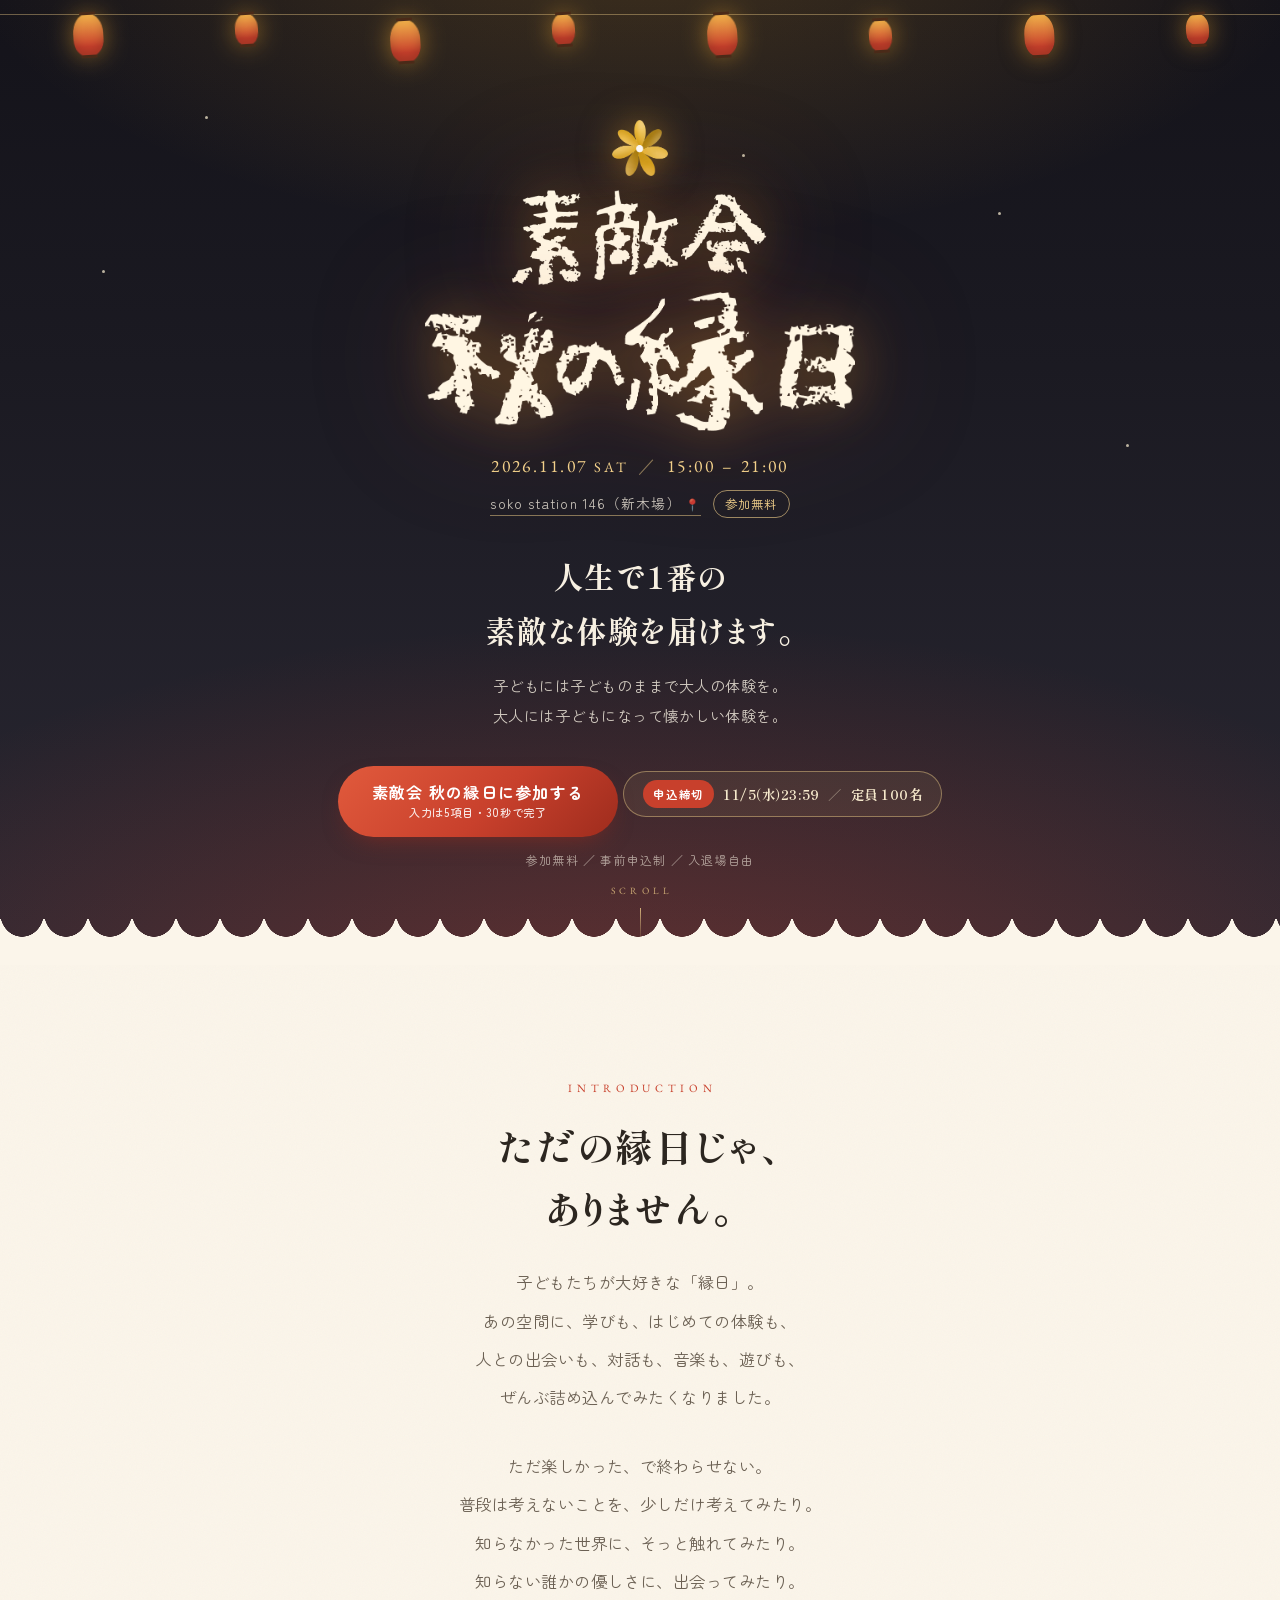
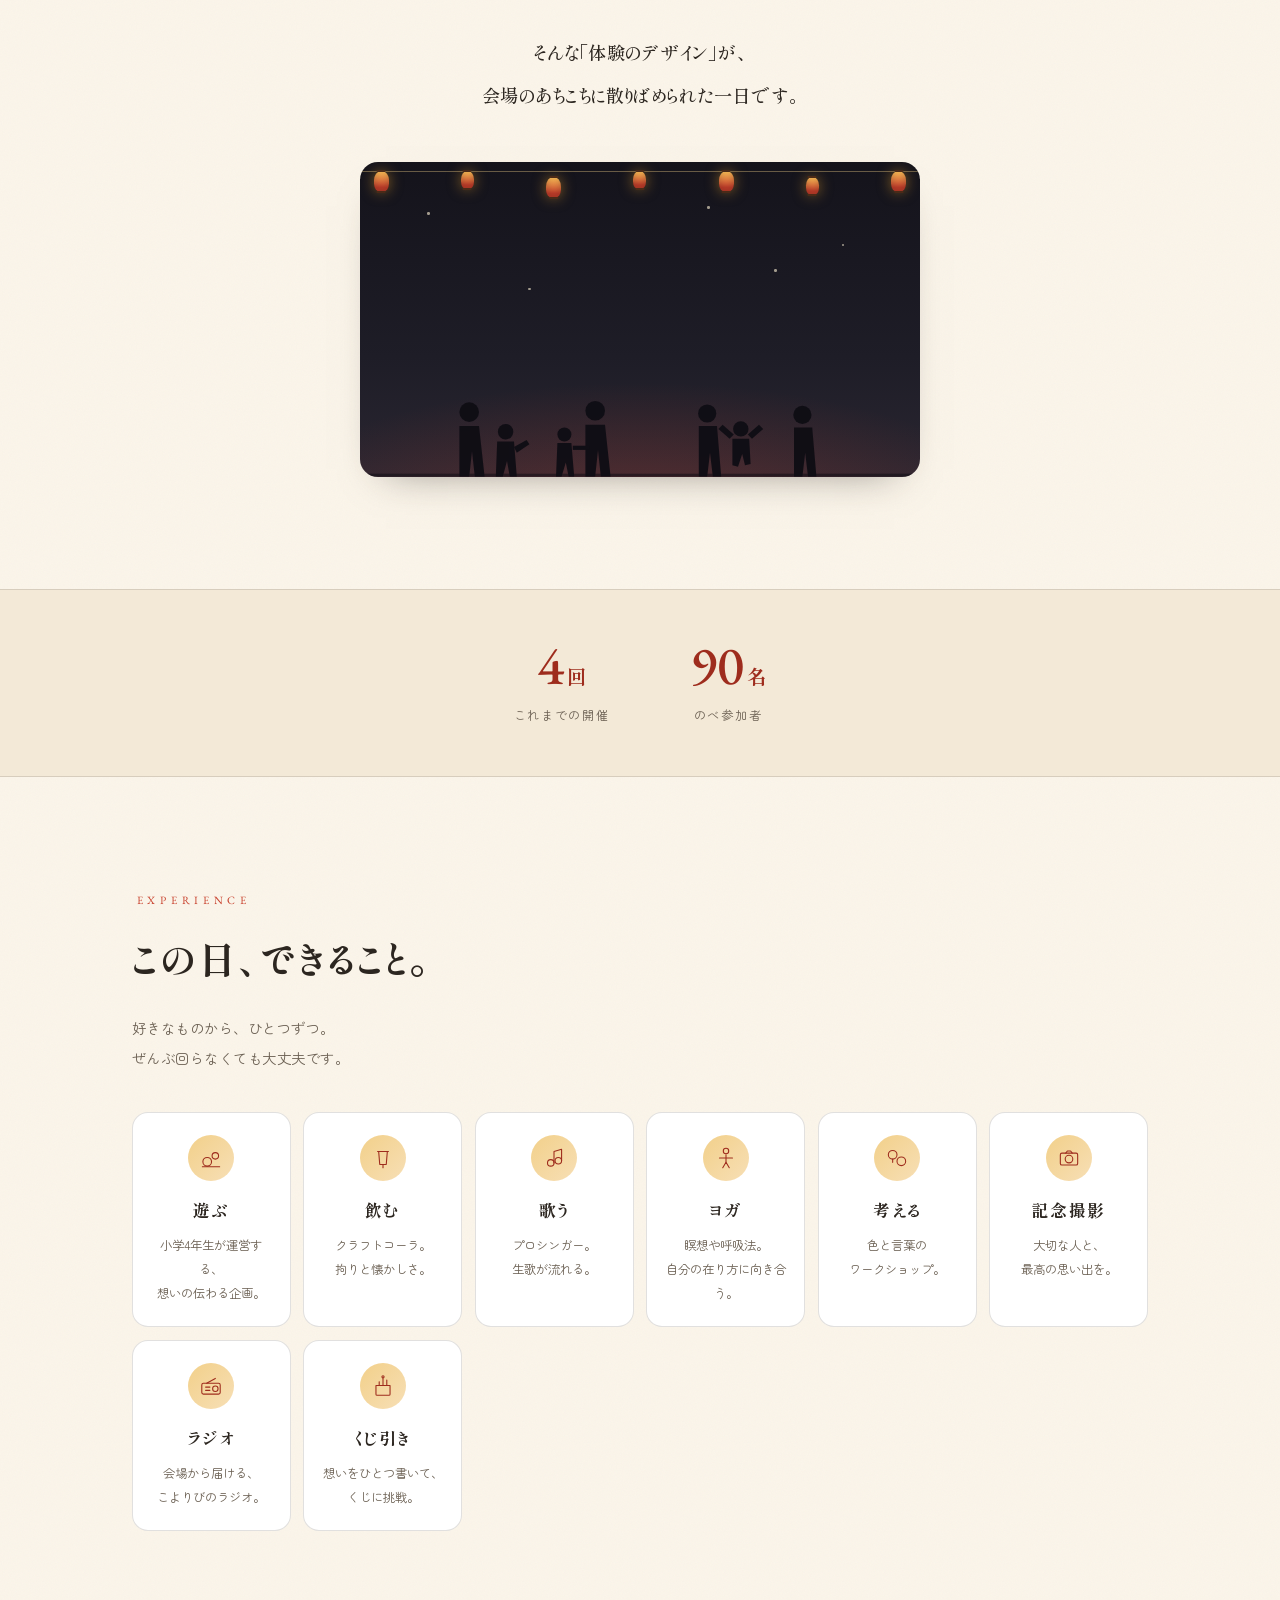
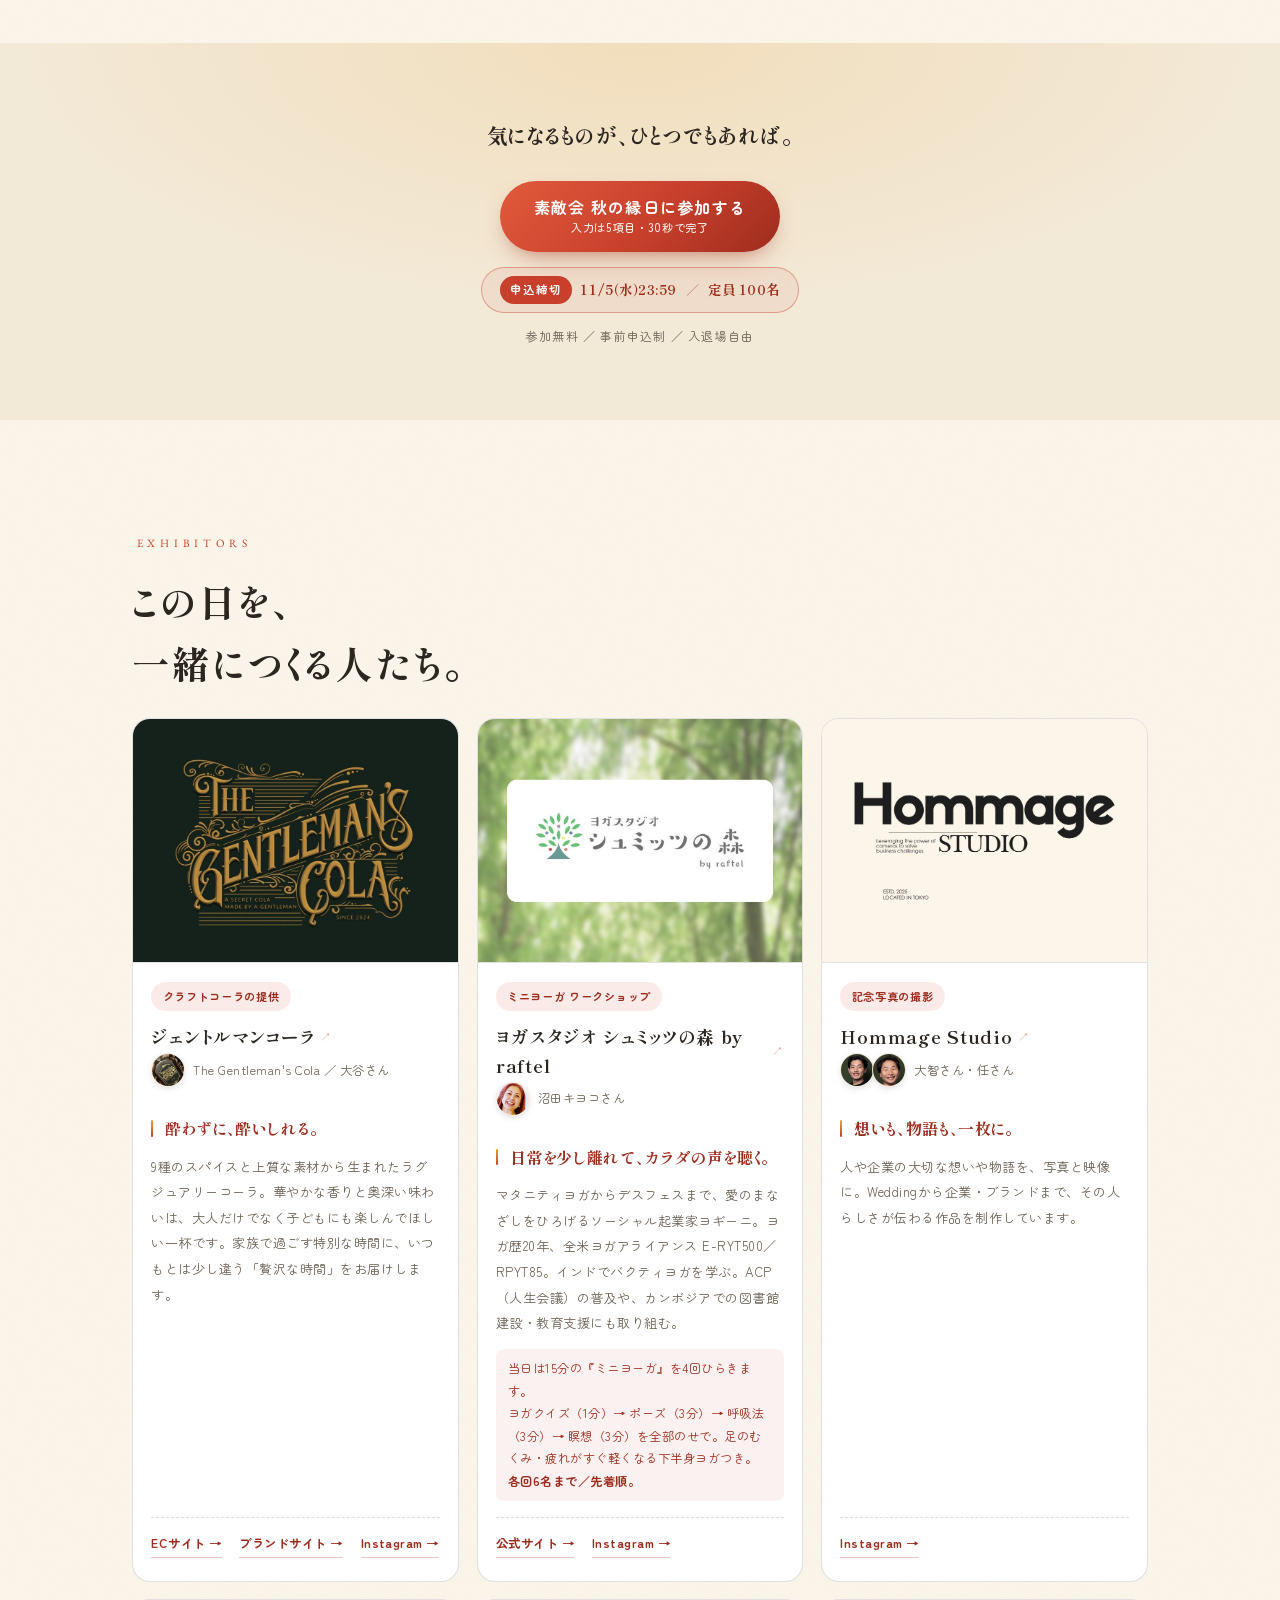
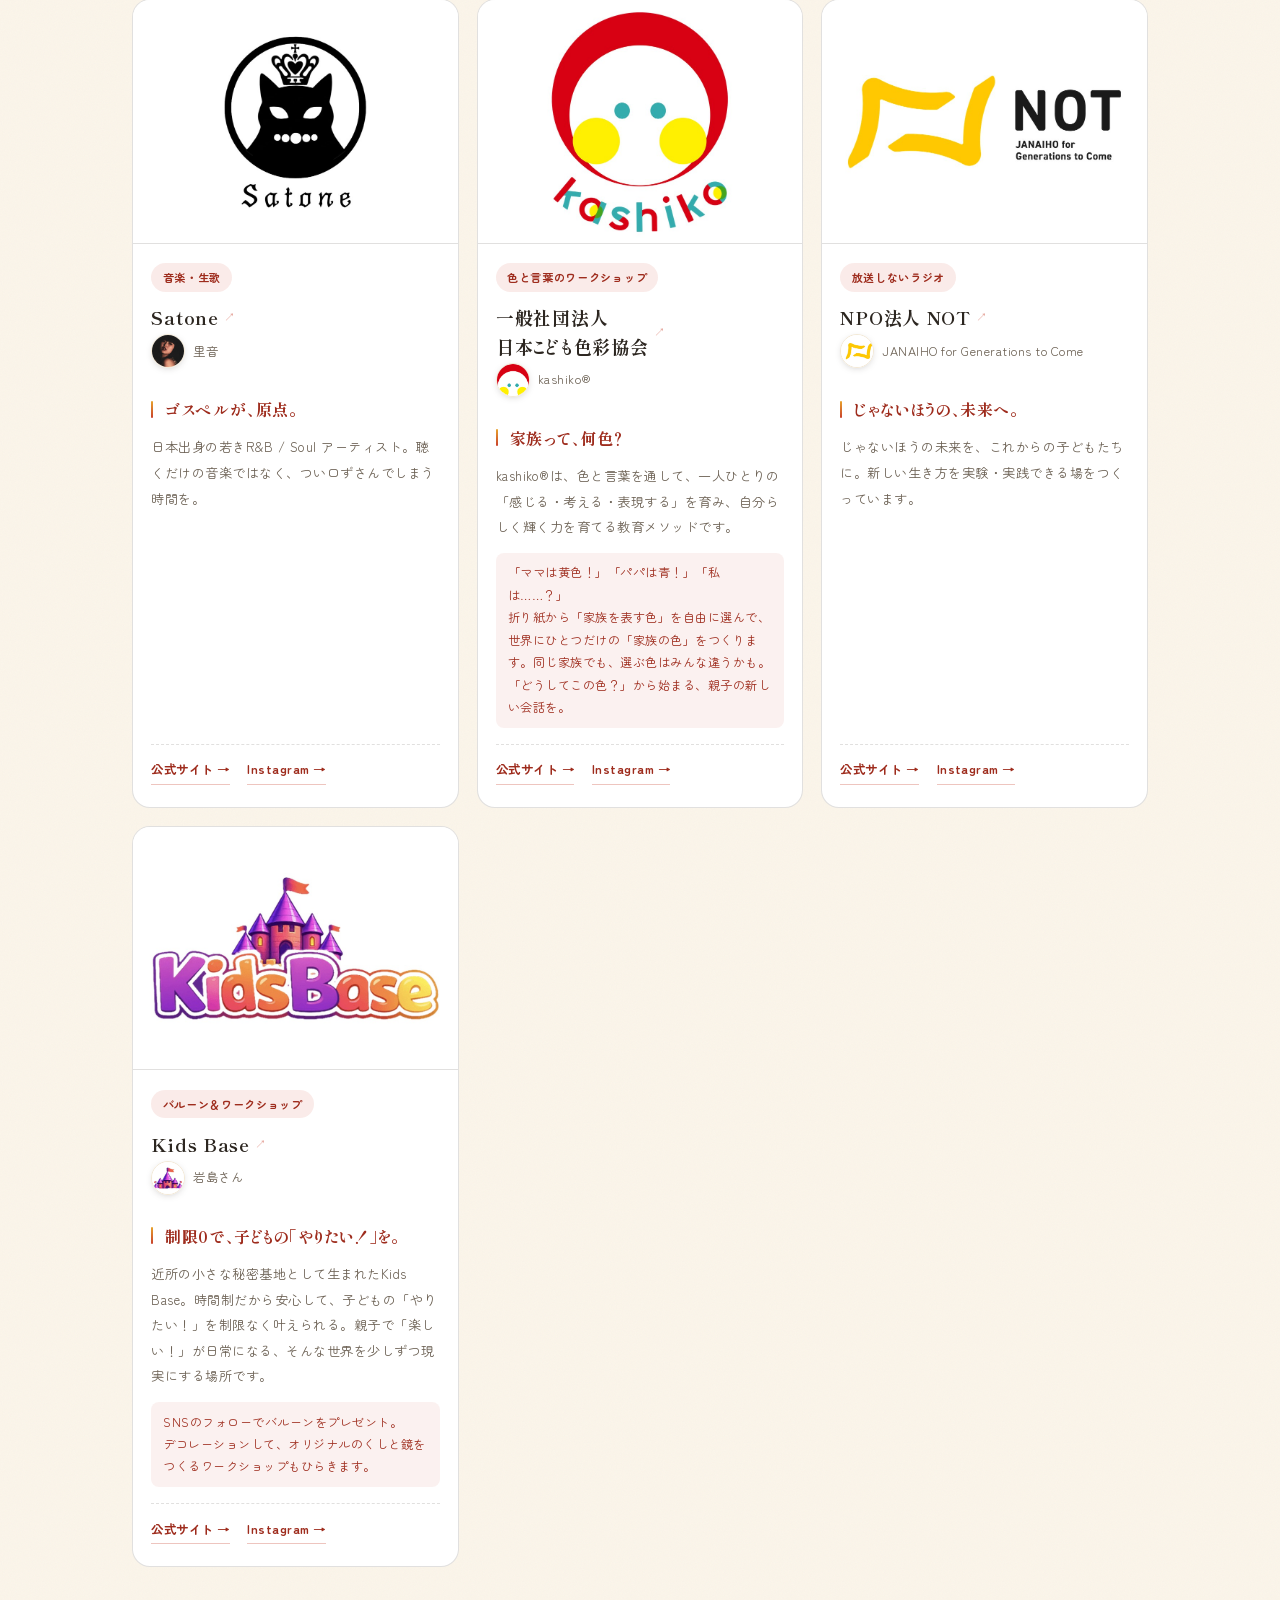
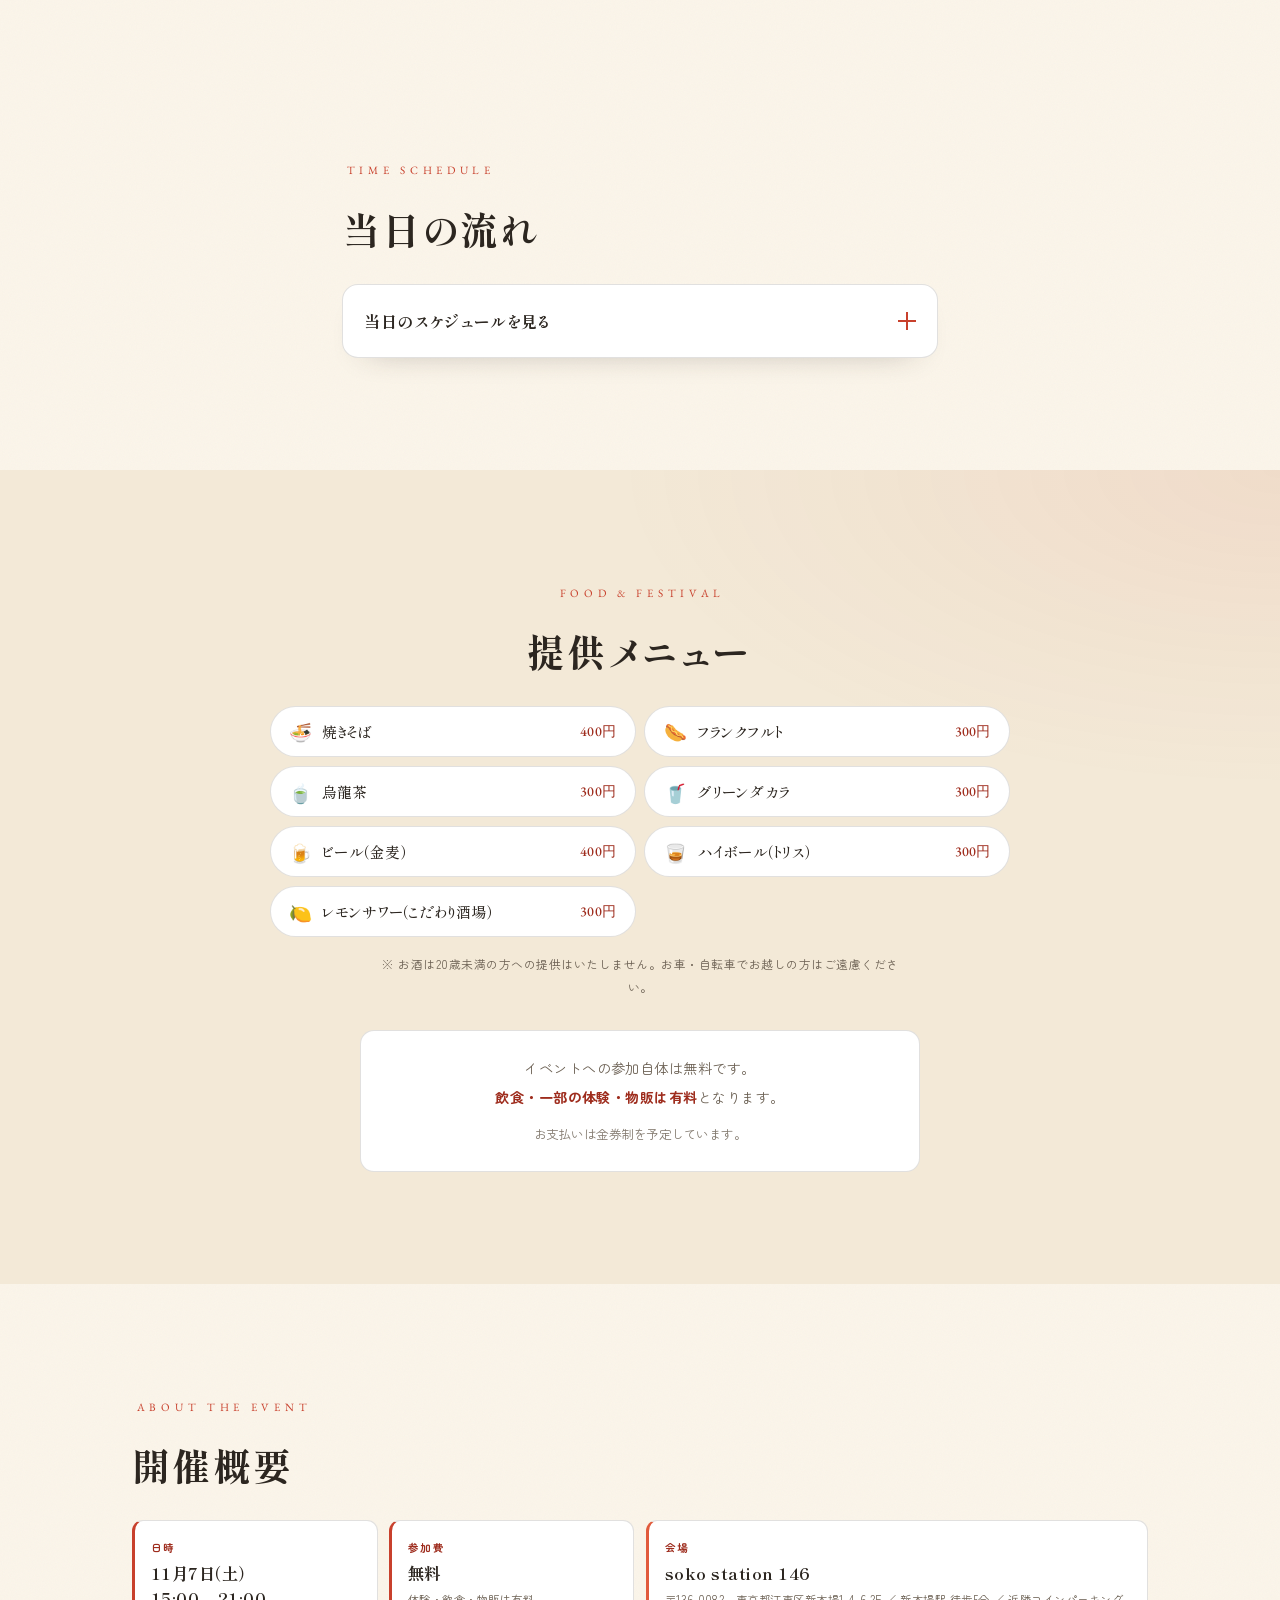
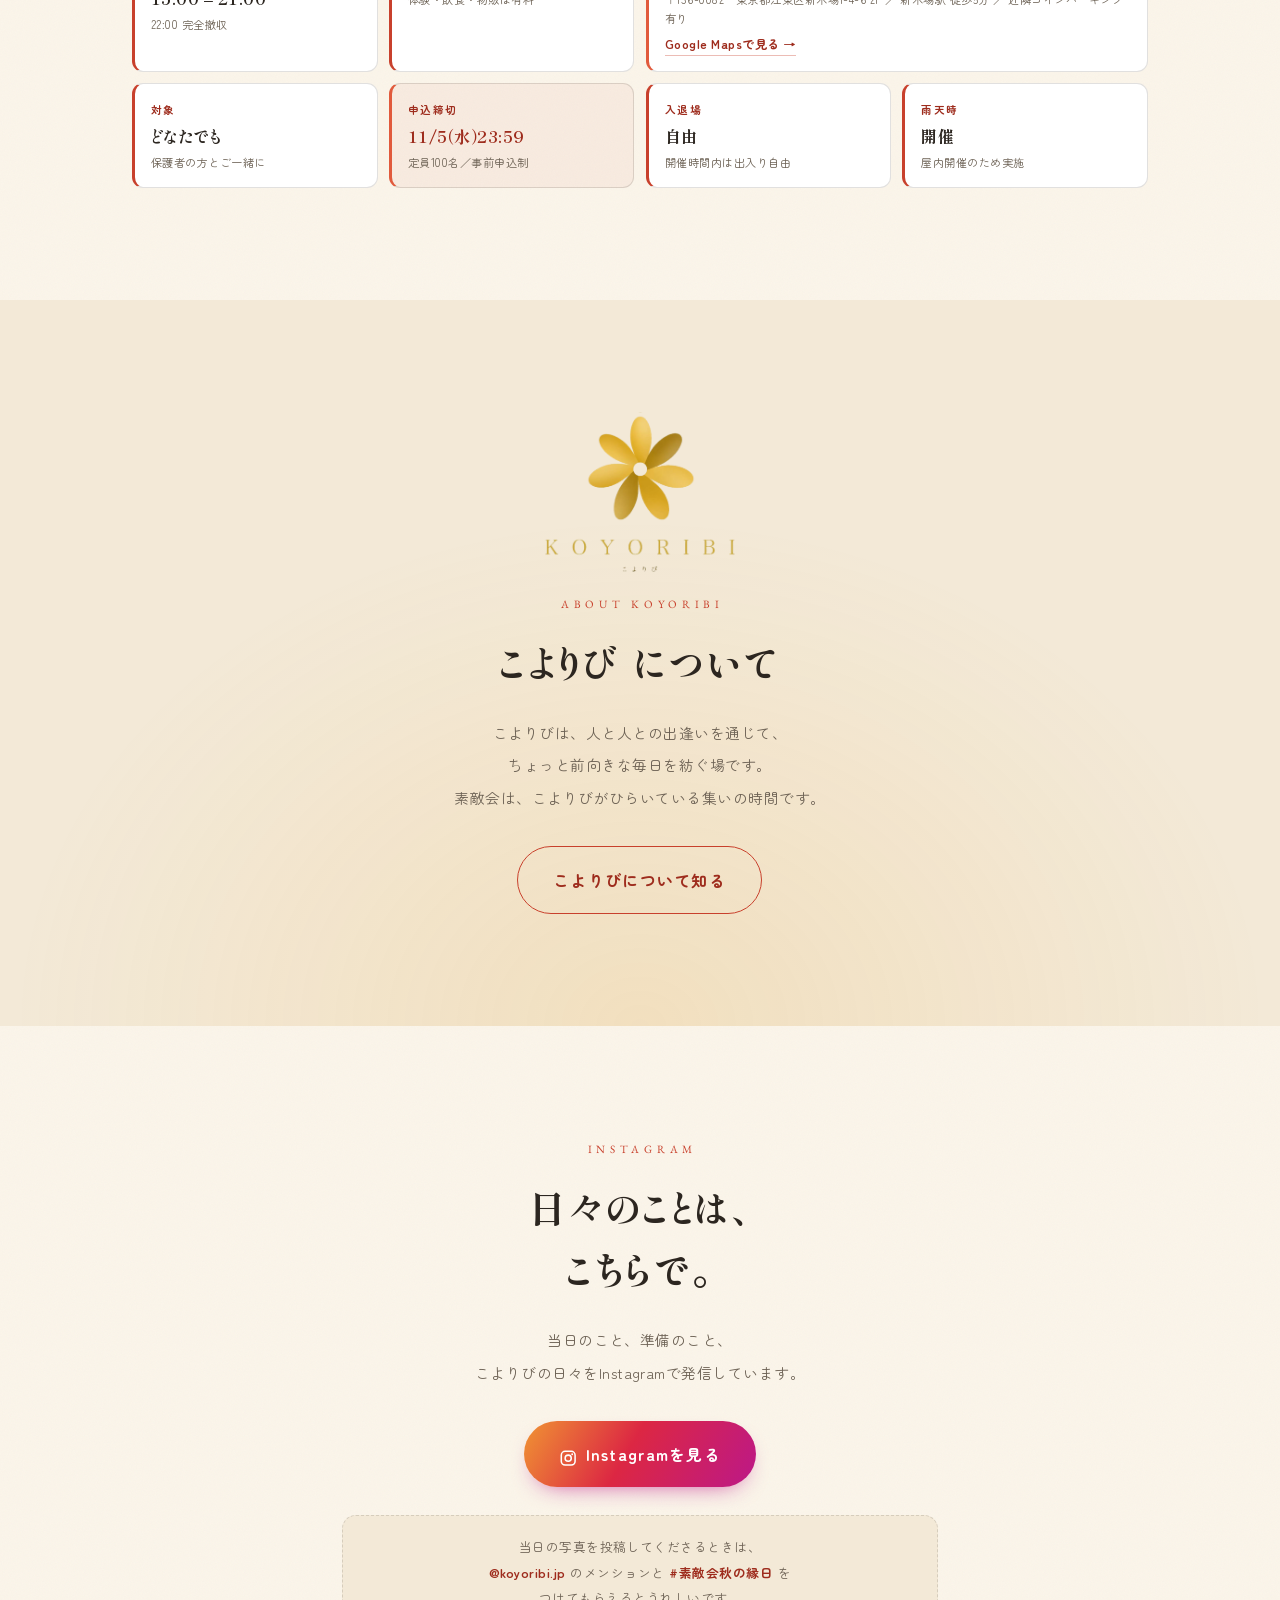
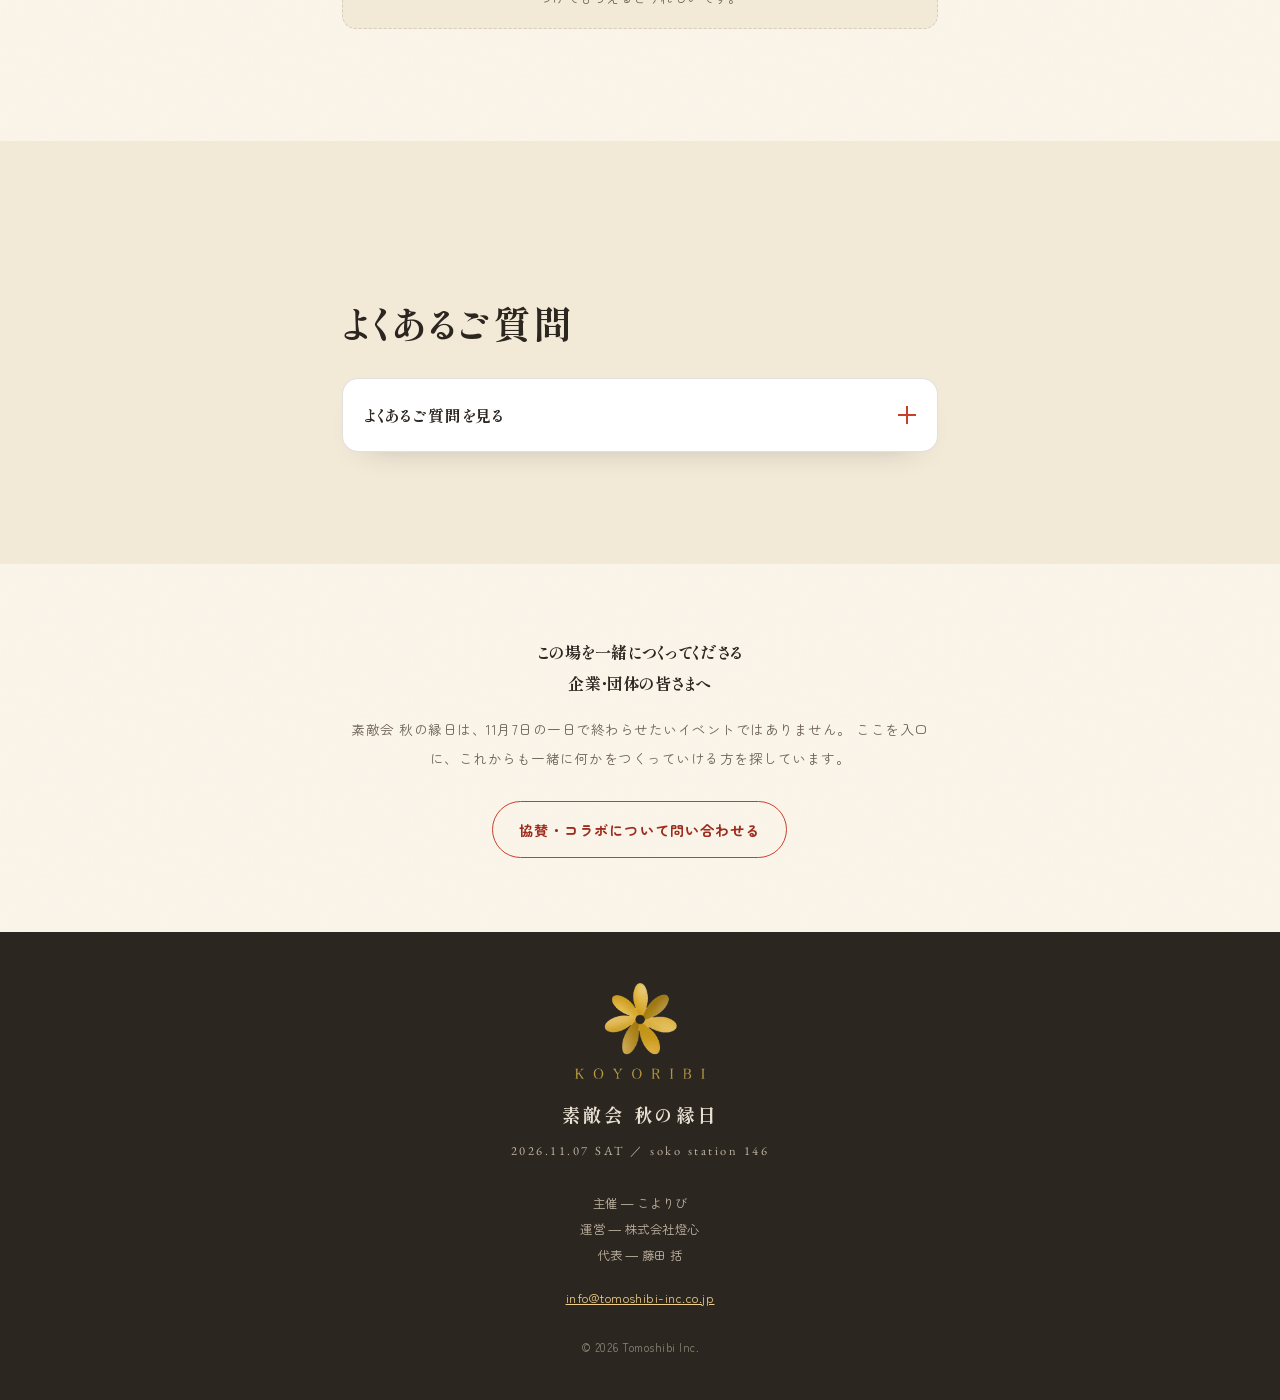
<file: sutekikai/index.html>
<!DOCTYPE html>
<html lang="ja">
<head>
<meta charset="UTF-8">
<meta name="viewport" content="width=device-width, initial-scale=1.0">
<title>素敵会 秋の縁日 ｜ 2026.11.07 SAT</title>
<meta name="description" content="人生で1番の素敵な体験を届けます。2026年11月7日(土)15:00-21:00、soko station 146（新木場）。参加無料・入退場自由の、世代を越えた縁日。">

<!-- OGP（SNSでシェアされたときの見た目。URLは絶対パスである必要があります） -->
<meta property="og:type" content="website">
<meta property="og:site_name" content="こよりび">
<meta property="og:locale" content="ja_JP">
<meta property="og:url" content="https://tomoshibiheart-jpg.github.io/koyoribi/sutekikai/">
<meta property="og:title" content="素敵会 秋の縁日 ｜ 2026.11.07 SAT">
<meta property="og:description" content="11月7日（土）15:00-21:00、soko station 146。参加無料・入退場自由。子どもも大人も楽しめる、世代を越えた一日。">
<meta property="og:image" content="https://tomoshibiheart-jpg.github.io/koyoribi/sutekikai/assets/ogp.jpg">
<meta property="og:image:width" content="1200">
<meta property="og:image:height" content="630">
<meta name="twitter:card" content="summary_large_image">
<meta name="twitter:title" content="素敵会 秋の縁日 ｜ 2026.11.07 SAT">
<meta name="twitter:description" content="11月7日（土）15:00-21:00、soko station 146。参加無料・入退場自由。">
<meta name="twitter:image" content="https://tomoshibiheart-jpg.github.io/koyoribi/sutekikai/assets/ogp.jpg">

<link rel="icon" href="assets/logo.png">
<link rel="preconnect" href="https://fonts.googleapis.com">
<link rel="preconnect" href="https://fonts.gstatic.com" crossorigin>
<link href="https://fonts.googleapis.com/css2?family=Shippori+Mincho:wght@400;500;600;700&family=Zen+Maru+Gothic:wght@400;500;700&family=EB+Garamond:wght@400;500&display=swap" rel="stylesheet">
<link rel="stylesheet" href="styles.css">
</head>
<body>

<!-- ============================================================
     ★★ よく変更する値は、この4つのリンクだけ書き換えればOKです ★★
       1) Googleフォーム  … class="js-form-link" が付いたaタグ（計4箇所）
       2) Instagram       … class="js-ig-link"   が付いたaタグ
       3) こよりび公式HP  … class="js-hp-link"   が付いたaタグ
       4) 問い合わせメール … mailto: のアドレス
     script.js の冒頭 CONFIG でまとめて上書きすることもできます。
     ============================================================ -->

<a class="skip-link" href="#main">本文へスキップ</a>

<!-- ========== ローディング（提灯がともる） ========== -->
<div id="opening" aria-hidden="true">
  <div class="op-lanterns">
    <span class="op-l l1"></span><span class="op-l l2"></span><span class="op-l l3"></span>
  </div>
  <p class="op-text">素敵会 秋の縁日</p>
</div>

<header class="site-header" id="siteHeader">
  <a class="brand" href="#top" aria-label="素敵会 秋の縁日 トップへ">
    <img src="assets/logo.png" alt="" width="28" height="28" class="brand-mark">
    <span class="brand-name">素敵会 秋の縁日</span>
  </a>
  <a class="btn-mini js-form-link" href="https://forms.gle/tsuHBca2GwUbTWYn9" target="_blank" rel="noopener" data-track="application">参加する</a>
</header>

<main id="main">

<!-- ============================================================
     SECTION 1 ｜ ファーストビュー
     ============================================================ -->
<section class="hero" id="top">
  <div class="hero-sky" aria-hidden="true">
    <span class="star s1"></span><span class="star s2"></span><span class="star s3"></span>
    <span class="star s4"></span><span class="star s5"></span><span class="star s6"></span>
    <div class="firework f1"></div>
    <div class="firework f2"></div>
  </div>

  <!-- 提灯の列 -->
  <div class="lantern-row" aria-hidden="true">
    <span class="lantern"></span><span class="lantern"></span><span class="lantern"></span>
    <span class="lantern"></span><span class="lantern"></span><span class="lantern"></span>
    <span class="lantern"></span><span class="lantern"></span>
  </div>

  <div class="hero-inner">
    <img src="assets/logo.png" alt="こよりび" class="hero-logo" width="64" height="64">

    <h1 class="hero-title">
      <img class="ht-line ht-1" src="assets/title-sutekikai.png" alt="素敵会" width="760" height="284">
      <img class="ht-line ht-2" src="assets/title-aki.png" alt="秋の縁日" width="1025" height="332">
    </h1>

    <p class="hero-meta">
      <span class="hm-date">2026.11.07 <em>SAT</em></span>
      <span class="hm-sep" aria-hidden="true">／</span>
      <span class="hm-time">15:00 – 21:00</span>
    </p>
    <p class="hero-place">
      <a class="hero-map" href="https://www.google.com/maps/search/?api=1&amp;query=%E6%9D%B1%E4%BA%AC%E9%83%BD%E6%B1%9F%E6%9D%B1%E5%8C%BA%E6%96%B0%E6%9C%A8%E5%A0%B41-4-6" target="_blank" rel="noopener">soko station 146（新木場）<span class="hm-pin" aria-hidden="true">📍</span></a>
      <span class="hero-free">参加無料</span>
    </p>

    <p class="hero-copy">人生で1番の<br>素敵な体験を届けます。</p>
    <p class="hero-sub">
      子どもには子どものままで大人の体験を。<br>
      大人には子どもになって懐かしい体験を。
    </p>

    <a class="btn btn-primary btn-stack js-form-link" href="https://forms.gle/tsuHBca2GwUbTWYn9" target="_blank" rel="noopener" data-track="application">
      <span class="btn-main">素敵会 秋の縁日に参加する</span>
      <span class="btn-sub">入力は5項目・30秒で完了</span>
    </a>
    <p class="deadline deadline-dark">
      <span class="dl-label">申込締切</span>
      <span class="dl-main">11/5（水）23:59</span>
      <span class="dl-sep" aria-hidden="true">／</span>
      <span class="dl-main">定員 100名</span>
    </p>
    <p class="hero-note">参加無料 ／ 事前申込制 ／ 入退場自由</p>
  </div>

  <div class="scroll-cue" aria-hidden="true"><span>SCROLL</span></div>
</section>

<!-- 波型の切り替え -->
<div class="wave-top" aria-hidden="true"></div>

<!-- ============================================================
     SECTION 2 ｜ INTRODUCTION
     ============================================================ -->
<section class="sec intro" id="about">
  <div class="wrap-n">
    <p class="eyebrow reveal">INTRODUCTION</p>
    <h2 class="sec-title reveal">ただの縁日じゃ、<br>ありません。</h2>

    <div class="intro-body">
      <p class="reveal">
        子どもたちが大好きな「縁日」。<br>
        あの空間に、学びも、はじめての体験も、<br>
        人との出会いも、対話も、音楽も、遊びも、<br>
        ぜんぶ詰め込んでみたくなりました。
      </p>
      <p class="reveal">
        ただ楽しかった、で終わらせない。<br>
        普段は考えないことを、少しだけ考えてみたり。<br>
        知らなかった世界に、そっと触れてみたり。<br>
        知らない誰かの優しさに、出会ってみたり。
      </p>
      <p class="reveal strong">
        そんな「体験のデザイン」が、<br>
        会場のあちこちに散りばめられた一日です。
      </p>
    </div>

    <!-- 提灯と花火のイラスト（CSS/SVGアニメーション） -->
    <div class="intro-scene reveal" aria-hidden="true">
      <span class="sc-star a"></span><span class="sc-star b"></span>
      <span class="sc-star c"></span><span class="sc-star d"></span>
      <span class="sc-star e"></span>

      <div class="sc-fw f1"></div>
      <div class="sc-fw f2"></div>
      <div class="sc-fw f3"></div>

      <div class="sc-wire">
        <span class="sc-lantern"></span><span class="sc-lantern"></span>
        <span class="sc-lantern"></span><span class="sc-lantern"></span>
        <span class="sc-lantern"></span><span class="sc-lantern"></span>
        <span class="sc-lantern"></span>
      </div>

      <svg class="sc-people" viewBox="0 0 400 76" preserveAspectRatio="xMidYMax meet">
        <!-- 大人と子どものシルエット -->
        <g fill="#0E0D14">
          <!-- 大人A -->
          <circle cx="78" cy="30" r="7"/>
          <path d="M71 40h14l4 36h-7l-2-18-2 18h-7z"/>
          <!-- 子どもA（走る） -->
          <circle cx="104" cy="44" r="5.5"/>
          <path d="M98 51h12l2 25h-5l-2-11-3 11h-5z"/>
          <path d="M110 55l9-5 2 3-9 6z"/>
          <!-- 子どもB -->
          <circle cx="146" cy="46" r="5"/>
          <path d="M141 52h10l2 24h-4l-2-10-3 10h-4z"/>
          <!-- 大人B（手をつなぐ） -->
          <circle cx="168" cy="29" r="7"/>
          <path d="M161 39h14l4 37h-7l-2-19-2 19h-7z"/>
          <path d="M152 54h12v3h-12z"/>
          <!-- 大人C -->
          <circle cx="248" cy="31" r="6.5"/>
          <path d="M242 40h13l3 36h-6l-2-17-2 17h-6z"/>
          <!-- 子どもC（ジャンプ） -->
          <circle cx="272" cy="42" r="5.5"/>
          <path d="M266 49h12l1 18-4 1-2-8-3 9-4-1z"/>
          <path d="M277 46l8-7 3 3-8 7z"/>
          <path d="M267 46l-8-7-3 3 8 7z"/>
          <!-- 大人D -->
          <circle cx="316" cy="32" r="6.5"/>
          <path d="M310 41h13l3 35h-6l-2-17-2 17h-6z"/>
        </g>
        <!-- 地面 -->
        <rect x="0" y="74" width="400" height="2" fill="#0E0D14" opacity=".55"/>
      </svg>
    </div>
  </div>
</section>

<!-- ============================================================
     実績の数字
     ============================================================ -->
<div class="record reveal">
  <div class="wrap-n">
    <ul class="record-list">
      <li><span class="rec-num">4</span><span class="rec-unit">回</span><span class="rec-label">これまでの開催</span></li>
      <li><span class="rec-num">90</span><span class="rec-unit">名</span><span class="rec-label">のべ参加者</span></li>
    </ul>
  </div>
</div>

<!-- ============================================================
     SECTION 4 ｜ EXPERIENCE この日、できること。
     ============================================================ -->
<section class="sec exp" id="experience">
  <div class="wrap">
    <p class="eyebrow reveal">EXPERIENCE</p>
    <h2 class="sec-title reveal">この日、できること。</h2>
    <p class="sec-lead reveal">好きなものから、ひとつずつ。<br>ぜんぶ回らなくても大丈夫です。</p>

    <ul class="exp-grid">
      <li class="exp-card reveal" tabindex="0">
        <span class="exp-ico" aria-hidden="true">
          <svg viewBox="0 0 48 48"><circle cx="17" cy="31" r="8"/><circle cx="32" cy="20" r="6"/><path d="M8 40h32"/></svg>
        </span>
        <h3>遊ぶ</h3><p>小学4年生が運営する、<br>想いの伝わる企画。</p>
      </li>
      <li class="exp-card reveal" tabindex="0">
        <span class="exp-ico" aria-hidden="true">
          <svg viewBox="0 0 48 48"><path d="M16 12h16l-2 24H18z"/><path d="M14 12h20"/><path d="M24 36v6"/></svg>
        </span>
        <h3>飲む</h3><p>クラフトコーラ。<br>拘りと懐かしさ。</p>
      </li>
      <li class="exp-card reveal" tabindex="0">
        <span class="exp-ico" aria-hidden="true">
          <svg viewBox="0 0 48 48"><circle cx="18" cy="33" r="6"/><path d="M24 33V12l14-4v21"/><circle cx="32" cy="29" r="6"/></svg>
        </span>
        <h3>歌う</h3><p>プロシンガー。<br>生歌が流れる。</p>
      </li>
      <li class="exp-card reveal" tabindex="0">
        <span class="exp-ico" aria-hidden="true">
          <svg viewBox="0 0 48 48"><circle cx="24" cy="11" r="5"/><path d="M24 18v14"/><path d="M12 24h24"/><path d="M18 42l6-10 6 10"/></svg>
        </span>
        <h3>ヨガ</h3><p>瞑想や呼吸法。<br>自分の在り方に向き合う。</p>
      </li>
      <li class="exp-card reveal" tabindex="0">
        <span class="exp-ico" aria-hidden="true">
          <svg viewBox="0 0 48 48"><circle cx="16" cy="18" r="8"/><circle cx="32" cy="30" r="8"/><path d="M16 26v6"/></svg>
        </span>
        <h3>考える</h3><p>色と言葉の<br>ワークショップ。</p>
      </li>
      <li class="exp-card reveal" tabindex="0">
        <span class="exp-ico" aria-hidden="true">
          <svg viewBox="0 0 48 48"><rect x="8" y="15" width="32" height="22" rx="3"/><circle cx="24" cy="26" r="7"/><path d="M18 15l3-4h6l3 4"/></svg>
        </span>
        <h3>記念撮影</h3><p>大切な人と、<br>最高の思い出を。</p>
      </li>
      <li class="exp-card reveal" tabindex="0">
        <span class="exp-ico" aria-hidden="true">
          <svg viewBox="0 0 48 48"><rect x="7" y="19" width="34" height="20" rx="3"/><circle cx="32" cy="29" r="5"/><path d="M14 26h8"/><path d="M14 32h8"/><path d="M16 19l16-9"/></svg>
        </span>
        <h3>ラジオ</h3><p>会場から届ける、<br>こよりびのラジオ。</p>
      </li>
      <li class="exp-card reveal" tabindex="0">
        <span class="exp-ico" aria-hidden="true">
          <svg viewBox="0 0 48 48"><path d="M11 23h26v16a2 2 0 0 1-2 2H13a2 2 0 0 1-2-2V23z"/><path d="M17 23v-7"/><path d="M24 23V10"/><path d="M31 23v-10"/><circle cx="24" cy="7" r="2"/></svg>
        </span>
        <h3>くじ引き</h3><p>想いをひとつ書いて、<br>くじに挑戦。</p>
      </li>
    </ul>
  </div>
</section>

<!-- 中盤CTA -->
<section class="cta-mid">
  <div class="wrap-n reveal">
    <p class="cta-mid-copy">気になるものが、ひとつでもあれば。</p>
    <a class="btn btn-primary btn-stack js-form-link" href="https://forms.gle/tsuHBca2GwUbTWYn9" target="_blank" rel="noopener" data-track="application">
      <span class="btn-main">素敵会 秋の縁日に参加する</span>
      <span class="btn-sub">入力は5項目・30秒で完了</span>
    </a>
    <p class="deadline">
      <span class="dl-label">申込締切</span>
      <span class="dl-main">11/5（水）23:59</span>
      <span class="dl-sep" aria-hidden="true">／</span>
      <span class="dl-main">定員 100名</span>
    </p>
    <p class="hero-note">参加無料 ／ 事前申込制 ／ 入退場自由</p>
  </div>
</section>

<!-- ============================================================
     SECTION 5 ｜ 出展者
     ▼ 出展者を追加するときは、<article class="ex-card"> …… </article>
       のかたまりを丸ごとコピーして、中身を書き換えてください。
     ============================================================ -->
<section class="sec exhibitors" id="exhibitors">
  <div class="wrap">
    <p class="eyebrow reveal">EXHIBITORS</p>
    <h2 class="sec-title reveal">この日を、<br>一緒につくる人たち。</h2>

    <div class="ex-grid">

      <!-- 出展者 01 -->
      <article class="ex-card reveal">
        <a class="ex-photo is-logo" href="https://thegentleman.official.ec/" target="_blank" rel="noopener" aria-label="ジェントルマンコーラのECサイトを開く">
          <img src="assets/exhibitor-01.jpg" alt="ジェントルマンコーラのボトル">
        </a>
        <div class="ex-body">
          <p class="ex-role">クラフトコーラの提供</p>
          <h3 class="ex-name">
            <a href="https://thegentleman.official.ec/" target="_blank" rel="noopener">ジェントルマンコーラ</a>
          </h3>
          <p class="ex-person ex-person-face">
            <img class="ex-face" src="assets/face-01.jpg" alt="ジェントルマンコーラのボトル" width="34" height="34" loading="lazy">
            <span>The Gentleman&#39;s Cola ／ 大谷さん</span>
          </p>
          <p class="ex-catch">酔わずに、酔いしれる。</p>
          <p class="ex-desc">9種のスパイスと上質な素材から生まれたラグジュアリーコーラ。華やかな香りと奥深い味わいは、大人だけでなく子どもにも楽しんでほしい一杯です。家族で過ごす特別な時間に、いつもとは少し違う「贅沢な時間」をお届けします。</p>
          <p class="ex-links">
            <a href="https://thegentleman.official.ec/" target="_blank" rel="noopener">ECサイト →</a>
            <a href="https://www.instagram.com/gentlemanscola/" target="_blank" rel="noopener">ブランドサイト →</a>
            <a href="https://www.instagram.com/colagentleman/" target="_blank" rel="noopener">Instagram →</a>
          </p>
        </div>
      </article>

      <!-- 出展者 02 -->
      <article class="ex-card reveal">
        <a class="ex-photo" href="https://well-aging-raftel.com/" target="_blank" rel="noopener" aria-label="ヨガスタジオ シュミッツの森 by raftel の公式サイトを開く">
          <img src="assets/exhibitor-02-kiyoko.jpg" alt="ヨガスタジオ シュミッツの森 by raftel のロゴ">
        </a>
        <div class="ex-body">
          <p class="ex-role">ミニヨーガ ワークショップ</p>
          <h3 class="ex-name">
            <a href="https://well-aging-raftel.com/" target="_blank" rel="noopener">ヨガスタジオ シュミッツの森 by raftel</a>
          </h3>
          <p class="ex-person ex-person-face">
            <img class="ex-face" src="assets/face-02-kiyoko.jpg" alt="沼田キヨコさん" width="34" height="34" loading="lazy">
            <span>沼田キヨコさん</span>
          </p>
          <p class="ex-catch">日常を少し離れて、カラダの声を聴く。</p>
          <p class="ex-desc">マタニティヨガからデスフェスまで、愛のまなざしをひろげるソーシャル起業家ヨギーニ。ヨガ歴20年、全米ヨガアライアンス E-RYT500／RPYT85。インドでバクティヨガを学ぶ。ACP（人生会議）の普及や、カンボジアでの図書館建設・教育支援にも取り組む。</p>
          <p class="ex-note">当日は15分の『ミニヨーガ』を4回ひらきます。<br>ヨガクイズ（1分）→ ポーズ（3分）→ 呼吸法（3分）→ 瞑想（3分）を全部のせで。足のむくみ・疲れがすぐ軽くなる下半身ヨガつき。<br><strong>各回6名まで／先着順。</strong></p>
          <p class="ex-links">
            <a href="https://well-aging-raftel.com/" target="_blank" rel="noopener">公式サイト →</a>
            <a href="https://www.instagram.com/kiyo_raftel" target="_blank" rel="noopener">Instagram →</a>
          </p>
        </div>
      </article>

      <!-- 出展者 03 -->
      <article class="ex-card reveal">
        <a class="ex-photo is-logo" href="https://www.instagram.com/taichiyamamoto718" target="_blank" rel="noopener" aria-label="Hommage Studio のInstagramを開く">
          <img src="assets/exhibitor-03.jpg" alt="Hommage Studio のロゴ">
        </a>
        <div class="ex-body">
          <p class="ex-role">記念写真の撮影</p>
          <h3 class="ex-name">
            <a href="https://www.instagram.com/taichiyamamoto718" target="_blank" rel="noopener">Hommage Studio</a>
          </h3>
          <p class="ex-person ex-person-face">
            <img class="ex-face" src="assets/face-03a.jpg" alt="大智さん" width="34" height="34" loading="lazy">
            <img class="ex-face" src="assets/face-03b.jpg" alt="任さん" width="34" height="34" loading="lazy">
            <span>大智さん・任さん</span>
          </p>
          <p class="ex-catch">想いも、物語も、一枚に。</p>
          <p class="ex-desc">人や企業の大切な想いや物語を、写真と映像に。Weddingから企業・ブランドまで、その人らしさが伝わる作品を制作しています。</p>
          <p class="ex-links">
            <a href="https://www.instagram.com/taichiyamamoto718" target="_blank" rel="noopener">Instagram →</a>
          </p>
        </div>
      </article>

      <!-- 出展者 04 -->
      <article class="ex-card reveal">
        <a class="ex-photo is-logo" href="https://www.singsatone.com" target="_blank" rel="noopener" aria-label="Satone の公式サイトを開く">
          <img src="assets/exhibitor-04.jpg" alt="Satone のアーティスト写真">
        </a>
        <div class="ex-body">
          <p class="ex-role">音楽・生歌</p>
          <h3 class="ex-name">
            <a href="https://www.singsatone.com" target="_blank" rel="noopener">Satone</a>
          </h3>
          <p class="ex-person ex-person-face">
            <img class="ex-face" src="assets/face-04.jpg" alt="Satone" width="34" height="34" loading="lazy">
            <span>里音</span>
          </p>
          <p class="ex-catch">ゴスペルが、原点。</p>
          <p class="ex-desc">日本出身の若きR&amp;B / Soul アーティスト。聴くだけの音楽ではなく、つい口ずさんでしまう時間を。</p>
          <p class="ex-links">
            <a href="https://www.singsatone.com" target="_blank" rel="noopener">公式サイト →</a>
            <a href="https://www.instagram.com/singsatone" target="_blank" rel="noopener">Instagram →</a>
          </p>
        </div>
      </article>

      <!-- 出展者 05 -->
      <article class="ex-card reveal">
        <a class="ex-photo is-logo" href="https://kodomo-shikisai.com" target="_blank" rel="noopener" aria-label="一般社団法人日本こども色彩協会の公式サイトを開く">
          <img src="assets/exhibitor-05.jpg" alt="kashiko（一般社団法人日本こども色彩協会）のロゴ">
        </a>
        <div class="ex-body">
          <p class="ex-role">色と言葉のワークショップ</p>
          <h3 class="ex-name">
            <a href="https://kodomo-shikisai.com" target="_blank" rel="noopener">一般社団法人<br>日本こども色彩協会</a>
          </h3>
          <p class="ex-person ex-person-face">
            <img class="ex-face" src="assets/face-05.jpg" alt="kashiko" width="34" height="34" loading="lazy">
            <span>kashiko&reg;</span>
          </p>
          <p class="ex-catch">家族って、何色？</p>
          <p class="ex-desc">kashiko&reg;は、色と言葉を通して、一人ひとりの「感じる・考える・表現する」を育み、自分らしく輝く力を育てる教育メソッドです。</p>
          <p class="ex-note">
            「ママは黄色！」「パパは青！」「私は……？」<br>
            折り紙から「家族を表す色」を自由に選んで、世界にひとつだけの「家族の色」をつくります。同じ家族でも、選ぶ色はみんな違うかも。「どうしてこの色？」から始まる、親子の新しい会話を。
          </p>
          <p class="ex-links">
            <a href="https://kodomo-shikisai.com" target="_blank" rel="noopener">公式サイト →</a>
            <a href="https://www.instagram.com/kashiko_color/" target="_blank" rel="noopener">Instagram →</a>
          </p>
        </div>
      </article>

      <!-- 出展者 06 -->
      <article class="ex-card reveal">
        <a class="ex-photo is-logo" href="https://not.or.jp/" target="_blank" rel="noopener" aria-label="NPO法人NOT の公式サイトを開く">
          <img src="assets/exhibitor-07.jpg" alt="NPO法人NOT のロゴ">
        </a>
        <div class="ex-body">
          <p class="ex-role">放送しないラジオ</p>
          <h3 class="ex-name">
            <a href="https://not.or.jp/" target="_blank" rel="noopener">NPO法人 NOT</a>
          </h3>
          <p class="ex-person ex-person-face">
            <img class="ex-face" src="assets/face-07.jpg" alt="NPO法人NOT" width="34" height="34" loading="lazy">
            <span>JANAIHO for Generations to Come</span>
          </p>
          <p class="ex-catch">じゃないほうの、未来へ。</p>
          <p class="ex-desc">じゃないほうの未来を、これからの子どもたちに。新しい生き方を実験・実践できる場をつくっています。</p>
          <p class="ex-links">
            <a href="https://not.or.jp/" target="_blank" rel="noopener">公式サイト →</a>
            <a href="https://www.instagram.com/not_npo/" target="_blank" rel="noopener">Instagram →</a>
          </p>
        </div>
      </article>

      <!-- 出展者 07 -->
      <article class="ex-card reveal">
        <a class="ex-photo is-logo" href="https://www.kidsbase.club/" target="_blank" rel="noopener" aria-label="Kids Base の公式サイトを開く">
          <img src="assets/exhibitor-08.jpg" alt="Kids Base のロゴ">
        </a>
        <div class="ex-body">
          <p class="ex-role">バルーン＆ワークショップ</p>
          <h3 class="ex-name">
            <a href="https://www.kidsbase.club/" target="_blank" rel="noopener">Kids Base</a>
          </h3>
          <p class="ex-person ex-person-face">
            <img class="ex-face" src="assets/face-08.jpg" alt="Kids Base" width="34" height="34" loading="lazy">
            <span>岩島さん</span>
          </p>
          <p class="ex-catch">制限0で、子どもの「やりたい！」を。</p>
          <p class="ex-desc">近所の小さな秘密基地として生まれたKids Base。時間制だから安心して、子どもの「やりたい！」を制限なく叶えられる。親子で「楽しい！」が日常になる、そんな世界を少しずつ現実にする場所です。</p>
          <p class="ex-note">
            SNSのフォローでバルーンをプレゼント。<br>
            デコレーションして、オリジナルのくしと鏡をつくるワークショップもひらきます。
          </p>
          <p class="ex-links">
            <a href="https://www.kidsbase.club/" target="_blank" rel="noopener">公式サイト →</a>
            <a href="https://www.instagram.com/kidsbase_jpn" target="_blank" rel="noopener">Instagram →</a>
          </p>
        </div>
      </article>

    </div>
  </div>
</section>

<!-- ============================================================
     SECTION 5.5 ｜ TIME SCHEDULE
     ▼ 時間や内容を変えるときは、<li class="ts-row"> の行を編集してください。
     ============================================================ -->
<section class="sec schedule" id="schedule">
  <div class="wrap-n">
    <p class="eyebrow reveal">TIME SCHEDULE</p>
    <h2 class="sec-title reveal">当日の流れ</h2>

    <div class="ts-wrap reveal">
      <button class="ts-toggle" type="button" aria-expanded="false" aria-controls="tsPanel">
        <span class="ts-toggle-label">当日のスケジュールを見る</span>
        <span class="ts-mark" aria-hidden="true"></span>
      </button>

      <div class="ts-panel" id="tsPanel">
        <div class="ts-inner">

          <div class="ts-block">
            <p class="ts-hour">15:00</p>
            <ul class="ts-list">
              <li class="ts-row ts-open"><span class="ts-time">15:00</span><span class="ts-act">受付開始・縁日スタート</span></li>
            </ul>
          </div>

          <div class="ts-block">
            <p class="ts-hour">16:00</p>
            <ul class="ts-list">
              <li class="ts-row"><span class="ts-time">16:00–16:15</span><span class="ts-act">沼田キヨコさん　ミニヨーガ①</span></li>
              <li class="ts-row"><span class="ts-time">16:15–16:30</span><span class="ts-act">NPO法人NOT 放送しないラジオ × こよりび本部</span></li>
              <li class="ts-row"><span class="ts-time">16:30–16:45</span><span class="ts-act">Satone LIVE①</span></li>
            </ul>
          </div>

          <div class="ts-block">
            <p class="ts-hour">17:00</p>
            <ul class="ts-list">
              <li class="ts-row"><span class="ts-time">17:00–17:15</span><span class="ts-act">NPO法人NOT 放送しないラジオ × 日本こども色彩協会</span></li>
              <li class="ts-row"><span class="ts-time">17:15–17:30</span><span class="ts-act">沼田キヨコさん　ミニヨーガ②</span></li>
              <li class="ts-row"><span class="ts-time">17:30–17:45</span><span class="ts-act">NPO法人NOT 放送しないラジオ × Gentleman&#39;s Cola 大谷さん</span></li>
            </ul>
          </div>

          <div class="ts-block">
            <p class="ts-hour">18:00</p>
            <ul class="ts-list">
              <li class="ts-row"><span class="ts-time">18:00–18:15</span><span class="ts-act">沼田キヨコさん　ミニヨーガ③</span></li>
              <li class="ts-row"><span class="ts-time">18:15–18:30</span><span class="ts-act">NPO法人NOT 放送しないラジオ × 大智さん</span></li>
              <li class="ts-row"><span class="ts-time">18:30–18:45</span><span class="ts-act">Satone LIVE②</span></li>
            </ul>
          </div>

          <div class="ts-block">
            <p class="ts-hour">19:00</p>
            <ul class="ts-list">
              <li class="ts-row"><span class="ts-time">19:00–19:15</span><span class="ts-act">沼田キヨコさん　ミニヨーガ④</span></li>
              <li class="ts-row"><span class="ts-time">19:30–19:45</span><span class="ts-act">NPO法人NOT 放送しないラジオ × 沼田キヨコさん</span></li>
            </ul>
          </div>

          <div class="ts-block">
            <p class="ts-hour">20:00</p>
            <ul class="ts-list">
              <li class="ts-row"><span class="ts-time">20:00–20:15</span><span class="ts-act">NPO法人NOT 放送しないラジオ × 里音</span></li>
              <li class="ts-row ts-hl"><span class="ts-time">20:30–21:00</span><span class="ts-act">Satone FINAL LIVE</span></li>
            </ul>
          </div>

          <div class="ts-block">
            <p class="ts-hour">21:00</p>
            <ul class="ts-list">
              <li class="ts-row ts-close"><span class="ts-time">21:00</span><span class="ts-act">素敵会 秋の縁日 終了</span></li>
            </ul>
          </div>

          <p class="ts-note">※ タイムスケジュールは当日の進行状況により、多少前後する場合があります。</p>
        </div>
      </div>
    </div>
  </div>
</section>

<!-- ============================================================
     SECTION 6 ｜ FOOD & FESTIVAL
     ============================================================ -->
<section class="sec food" id="food">
  <div class="wrap">
    <p class="eyebrow reveal">FOOD &amp; FESTIVAL</p>
    <h2 class="sec-title reveal">提供メニュー</h2>

    <ul class="food-list">
      <li class="reveal"><span class="food-em" aria-hidden="true">🍜</span><span class="food-name">焼きそば</span><span class="food-price">400円</span></li>
      <li class="reveal"><span class="food-em" aria-hidden="true">🌭</span><span class="food-name">フランクフルト</span><span class="food-price">300円</span></li>
      <li class="reveal"><span class="food-em" aria-hidden="true">🍵</span><span class="food-name">烏龍茶</span><span class="food-price">300円</span></li>
      <li class="reveal"><span class="food-em" aria-hidden="true">🥤</span><span class="food-name">グリーンダカラ</span><span class="food-price">300円</span></li>
      <li class="reveal"><span class="food-em" aria-hidden="true">🍺</span><span class="food-name">ビール（金麦）</span><span class="food-price">400円</span></li>
      <li class="reveal"><span class="food-em" aria-hidden="true">🥃</span><span class="food-name">ハイボール（トリス）</span><span class="food-price">300円</span></li>
      <li class="reveal"><span class="food-em" aria-hidden="true">🍋</span><span class="food-name">レモンサワー（こだわり酒場）</span><span class="food-price">300円</span></li>
    </ul>
    <p class="food-caution reveal">
      ※ お酒は20歳未満の方への提供はいたしません。お車・自転車でお越しの方はご遠慮ください。
    </p>

    <p class="food-note reveal">
      イベントへの参加自体は無料です。<br>
      <strong>飲食・一部の体験・物販は有料</strong>となります。<br>
      <span class="food-small">お支払いは金券制を予定しています。</span>
      <!-- TODO: 金券の詳細が決まったらここに追記 -->
    </p>
  </div>
</section>

<!-- ============================================================
     SECTION 8 ｜ ABOUT THE EVENT（開催概要）
     ============================================================ -->
<section class="sec outline" id="outline">
  <div class="wrap">
    <p class="eyebrow reveal">ABOUT THE EVENT</p>
    <h2 class="sec-title reveal">開催概要</h2>

    <dl class="outline-grid">
      <div class="ol-card reveal"><dt>日時</dt><dd>11月7日（土）<br>15:00 – 21:00<span class="ol-sub">22:00 完全撤収</span></dd></div>
      <div class="ol-card reveal"><dt>参加費</dt><dd>無料<span class="ol-sub">体験・飲食・物販は有料</span></dd></div>
      <div class="ol-card reveal ol-venue"><dt>会場</dt><dd>soko station 146<span class="ol-sub">〒136-0082　東京都江東区新木場1-4-6 2F ／ 新木場駅 徒歩5分 ／ 近隣コインパーキング有り</span>
        <a class="ol-map" href="https://www.google.com/maps/search/?api=1&amp;query=%E6%9D%B1%E4%BA%AC%E9%83%BD%E6%B1%9F%E6%9D%B1%E5%8C%BA%E6%96%B0%E6%9C%A8%E5%A0%B41-4-6" target="_blank" rel="noopener">Google Mapsで見る →</a></dd></div>
      <div class="ol-card reveal"><dt>対象</dt><dd>どなたでも<span class="ol-sub">保護者の方とご一緒に</span></dd></div>
      <div class="ol-card reveal ol-deadline"><dt>申込締切</dt><dd>11/5（水）23:59<span class="ol-sub">定員100名／事前申込制</span></dd></div>
      <div class="ol-card reveal"><dt>入退場</dt><dd>自由<span class="ol-sub">開催時間内は出入り自由</span></dd></div>
      <div class="ol-card reveal"><dt>雨天時</dt><dd>開催<span class="ol-sub">屋内開催のため実施</span></dd></div>
    </dl>
  </div>
</section>

<!-- ============================================================
     SECTION 10 ｜ ABOUT KOYORIBI
     ============================================================ -->
<section class="sec koyoribi" id="koyoribi">
  <div class="wrap-n reveal">
    <img src="assets/logo-full-jp.png" alt="こよりび KOYORIBI" class="ko-logo" width="170" height="143">
    <p class="eyebrow">ABOUT KOYORIBI</p>
    <h2 class="sec-title">こよりび について</h2>
    <p class="ko-body">
      こよりびは、人と人との出逢いを通じて、<br>
      ちょっと前向きな毎日を紡ぐ場です。<br>
      素敵会は、こよりびがひらいている集いの時間です。
    </p>
    <!-- ★こよりび公式HPのURLはここ -->
    <a class="btn btn-ghost js-hp-link" href="https://tomoshibiheart-jpg.github.io/koyoribi/" target="_blank" rel="noopener">こよりびについて知る</a>
  </div>
</section>

<!-- ============================================================
     SECTION 11 ｜ Instagram
     ============================================================ -->
<section class="sec insta" id="instagram">
  <div class="wrap-n reveal">
    <p class="eyebrow">INSTAGRAM</p>
    <h2 class="sec-title">日々のことは、<br>こちらで。</h2>
    <p class="insta-body">
      当日のこと、準備のこと、<br>
      こよりびの日々をInstagramで発信しています。
    </p>
    <!-- ★InstagramのURLはここ -->
    <a class="btn btn-ig js-ig-link" href="https://www.instagram.com/koyoribi.jp" target="_blank" rel="noopener">
      <span class="ig-ico" aria-hidden="true">
        <svg viewBox="0 0 24 24"><rect x="3" y="3" width="18" height="18" rx="5"/><circle cx="12" cy="12" r="4"/><circle cx="17.2" cy="6.8" r="1.2" fill="currentColor" stroke="none"/></svg>
      </span>
      Instagramを見る
    </a>
    <p class="insta-tag">
      当日の写真を投稿してくださるときは、<br>
      <strong>@koyoribi.jp</strong> のメンションと <strong>#素敵会秋の縁日</strong> を<br>
      つけてもらえるとうれしいです。
    </p>
  </div>
</section>

<!-- ============================================================
     SECTION 12 ｜ FAQ
     ============================================================ -->
<section class="sec faq" id="faq">
  <div class="wrap-n">
    <p class="eyebrow reveal">FAQ</p>
    <h2 class="sec-title reveal">よくあるご質問</h2>

    <div class="faq-wrap reveal">
      <button class="faq-toggle" type="button" aria-expanded="false" aria-controls="faqPanel">
        <span class="faq-toggle-label">よくあるご質問を見る</span>
        <span class="ts-mark" aria-hidden="true"></span>
      </button>
      <div class="faq-panel" id="faqPanel">
    <div class="faq-list">

      <div class="faq-item reveal">
        <button class="faq-q" type="button" aria-expanded="false">参加費はかかりますか？<span class="faq-mark" aria-hidden="true"></span></button>
        <div class="faq-a"><p>イベント自体への参加は無料です。一部の体験・飲食・物販等は有料となります。</p></div>
      </div>

      <div class="faq-item reveal">
        <button class="faq-q" type="button" aria-expanded="false">子どもは何歳から参加できますか？<span class="faq-mark" aria-hidden="true"></span></button>
        <div class="faq-a"><p>年齢制限はありません。ただし、お子さまは必ず保護者の方と一緒にご参加ください。</p></div>
      </div>

      <div class="faq-item reveal">
        <button class="faq-q" type="button" aria-expanded="false">大人だけでも参加できますか？<span class="faq-mark" aria-hidden="true"></span></button>
        <div class="faq-a"><p>もちろんです。子どもから大人まで楽しめる、世代を越えた縁日を目指しています。</p></div>
      </div>

      <div class="faq-item reveal">
        <button class="faq-q" type="button" aria-expanded="false">入退場は自由ですか？<span class="faq-mark" aria-hidden="true"></span></button>
        <div class="faq-a"><p>はい。15:00〜21:00の間、自由に入退場いただけます。</p></div>
      </div>

      <div class="faq-item reveal">
        <button class="faq-q" type="button" aria-expanded="false">当日参加できますか？<span class="faq-mark" aria-hidden="true"></span></button>
        <div class="faq-a"><p>原則として事前申し込み制です。当日の参加については、会場の混雑状況を見ながら受付予定です。</p></div>
      </div>

      <div class="faq-item reveal">
        <button class="faq-q" type="button" aria-expanded="false">ベビーカーで参加できますか？<span class="faq-mark" aria-hidden="true"></span></button>
        <div class="faq-a"><p>ご利用いただけます。ただし、会場内の混雑状況や設備によっては移動しづらい場合があります。</p></div>
      </div>

      <div class="faq-item reveal">
        <button class="faq-q" type="button" aria-expanded="false">授乳室・おむつ替えスペースはありますか？<span class="faq-mark" aria-hidden="true"></span></button>
        <div class="faq-a"><p>専用スペースは設けておりません。あらかじめご了承ください。</p></div>
      </div>

      <div class="faq-item reveal">
        <button class="faq-q" type="button" aria-expanded="false">トイレはありますか？<span class="faq-mark" aria-hidden="true"></span></button>
        <div class="faq-a"><p>場内に1か所ございます。ベビーカーのままでもお入りいただけます。</p></div>
      </div>

      <div class="faq-item reveal">
        <button class="faq-q" type="button" aria-expanded="false">食物アレルギーがあります。<span class="faq-mark" aria-hidden="true"></span></button>
        <div class="faq-a"><p>飲食物をご購入いただく際は、必ず各提供者へ原材料・アレルギー情報をご確認ください。主催者側ですべてのアレルギー対応を保証するものではありません。</p></div>
      </div>

      <div class="faq-item reveal">
        <button class="faq-q" type="button" aria-expanded="false">写真や動画の撮影はありますか？<span class="faq-mark" aria-hidden="true"></span></button>
        <div class="faq-a"><p>当日はイベントの記録・広報を目的として、写真および動画を撮影する場合があります。SNS・Webサイト等へ掲載する可能性があります。参加申し込み時に確認・同意項目を設けています。</p></div>
      </div>

      <div class="faq-item reveal">
        <button class="faq-q" type="button" aria-expanded="false">喫煙できますか？<span class="faq-mark" aria-hidden="true"></span></button>
        <div class="faq-a"><p>会場所定の喫煙可能場所をご利用ください。</p></div>
      </div>

      <div class="faq-item reveal">
        <button class="faq-q" type="button" aria-expanded="false">お酒の提供はありますか？<span class="faq-mark" aria-hidden="true"></span></button>
        <div class="faq-a"><p>ご用意しています。ただし、20歳未満の方への提供はいたしません。また、お車・自転車でお越しの方への提供もお断りしています。</p></div>
      </div>

      <div class="faq-item reveal">
        <button class="faq-q" type="button" aria-expanded="false">クロークはありますか？<span class="faq-mark" aria-hidden="true"></span></button>
        <div class="faq-a"><p>専用のクローク・荷物預かりはございません。お荷物・貴重品は各自で管理をお願いいたします。</p></div>
      </div>

      <div class="faq-item reveal">
        <button class="faq-q" type="button" aria-expanded="false">キャンセルしたい場合は？<span class="faq-mark" aria-hidden="true"></span></button>
        <div class="faq-a"><p><a href="mailto:info@tomoshibi-inc.co.jp">info@tomoshibi-inc.co.jp</a> までご連絡ください。</p></div>
      </div>

      <div class="faq-item reveal">
        <button class="faq-q" type="button" aria-expanded="false">定員を超えた場合は？<span class="faq-mark" aria-hidden="true"></span></button>
        <div class="faq-a"><p>キャンセル待ちとして受付し、参加可能となった場合は開催1週間前までを目安に運営からご連絡します。</p></div>
      </div>

    </div>
      </div>
    </div>
  </div>
</section>

<!-- ============================================================
     SPONSOR / PARTNER
     ============================================================ -->
<section class="sec partner" id="partner">
  <div class="wrap-n reveal">
    <p class="partner-lead">この場を一緒につくってくださる<br>企業・団体の皆さまへ</p>
    <p class="partner-body">
      素敵会 秋の縁日は、11月7日の一日で終わらせたいイベントではありません。
      ここを入口に、これからも一緒に何かをつくっていける方を探しています。
    </p>

    <!-- TODO: 協力団体が決まったら、下の <ul> のコメントを外して追記 -->
    <!--
    <div class="partner-block">
      <h3 class="partner-h">協力団体</h3>
      <ul class="partner-list"><li>団体名</li></ul>
    </div>
    -->
    <!-- TODO: 協賛企業が決まったら、同じ形式で「協賛企業」ブロックを追加 -->

    <!-- ★お問い合わせ先メールアドレスはここ -->
    <a class="btn btn-ghost small" href="mailto:info@tomoshibi-inc.co.jp?subject=%E7%B4%A0%E6%95%B5%E4%BC%9A%E7%B8%81%E6%97%A5%20%E5%8D%94%E8%B3%9B%E3%83%BB%E3%82%B3%E3%83%A9%E3%83%9C%E3%81%AB%E3%81%A4%E3%81%84%E3%81%A6">
      協賛・コラボについて問い合わせる
    </a>
  </div>
</section>

</main>

<footer class="site-footer">
  <div class="wrap-n">
    <img src="assets/logo-full.png" alt="こよりび KOYORIBI" class="foot-logo" width="120" height="88">
    <p class="foot-title">素敵会 秋の縁日</p>
    <p class="foot-date">2026.11.07 SAT ／ soko station 146</p>
    <p class="foot-org">
      主催 ― こよりび<br>
      運営 ― 株式会社燈心<br>
      代表 ― 藤田 括
    </p>
    <p class="foot-mail"><a href="mailto:info@tomoshibi-inc.co.jp">info@tomoshibi-inc.co.jp</a></p>
    <p class="foot-copy">&copy; 2026 Tomoshibi Inc.</p>
  </div>
</footer>

<!-- スマホ用 固定CTA -->
<div class="sticky-cta" id="stickyCta" aria-hidden="true">
  <div class="sc-text"><strong>11/7（土）</strong>参加無料<br><span class="sc-dl">締切 11/5・定員100名</span></div>
  <a class="sc-btn js-form-link" href="https://forms.gle/tsuHBca2GwUbTWYn9" target="_blank" rel="noopener" data-track="application">参加する</a>
</div>

<script src="script.js"></script>
</body>
</html>
</file>
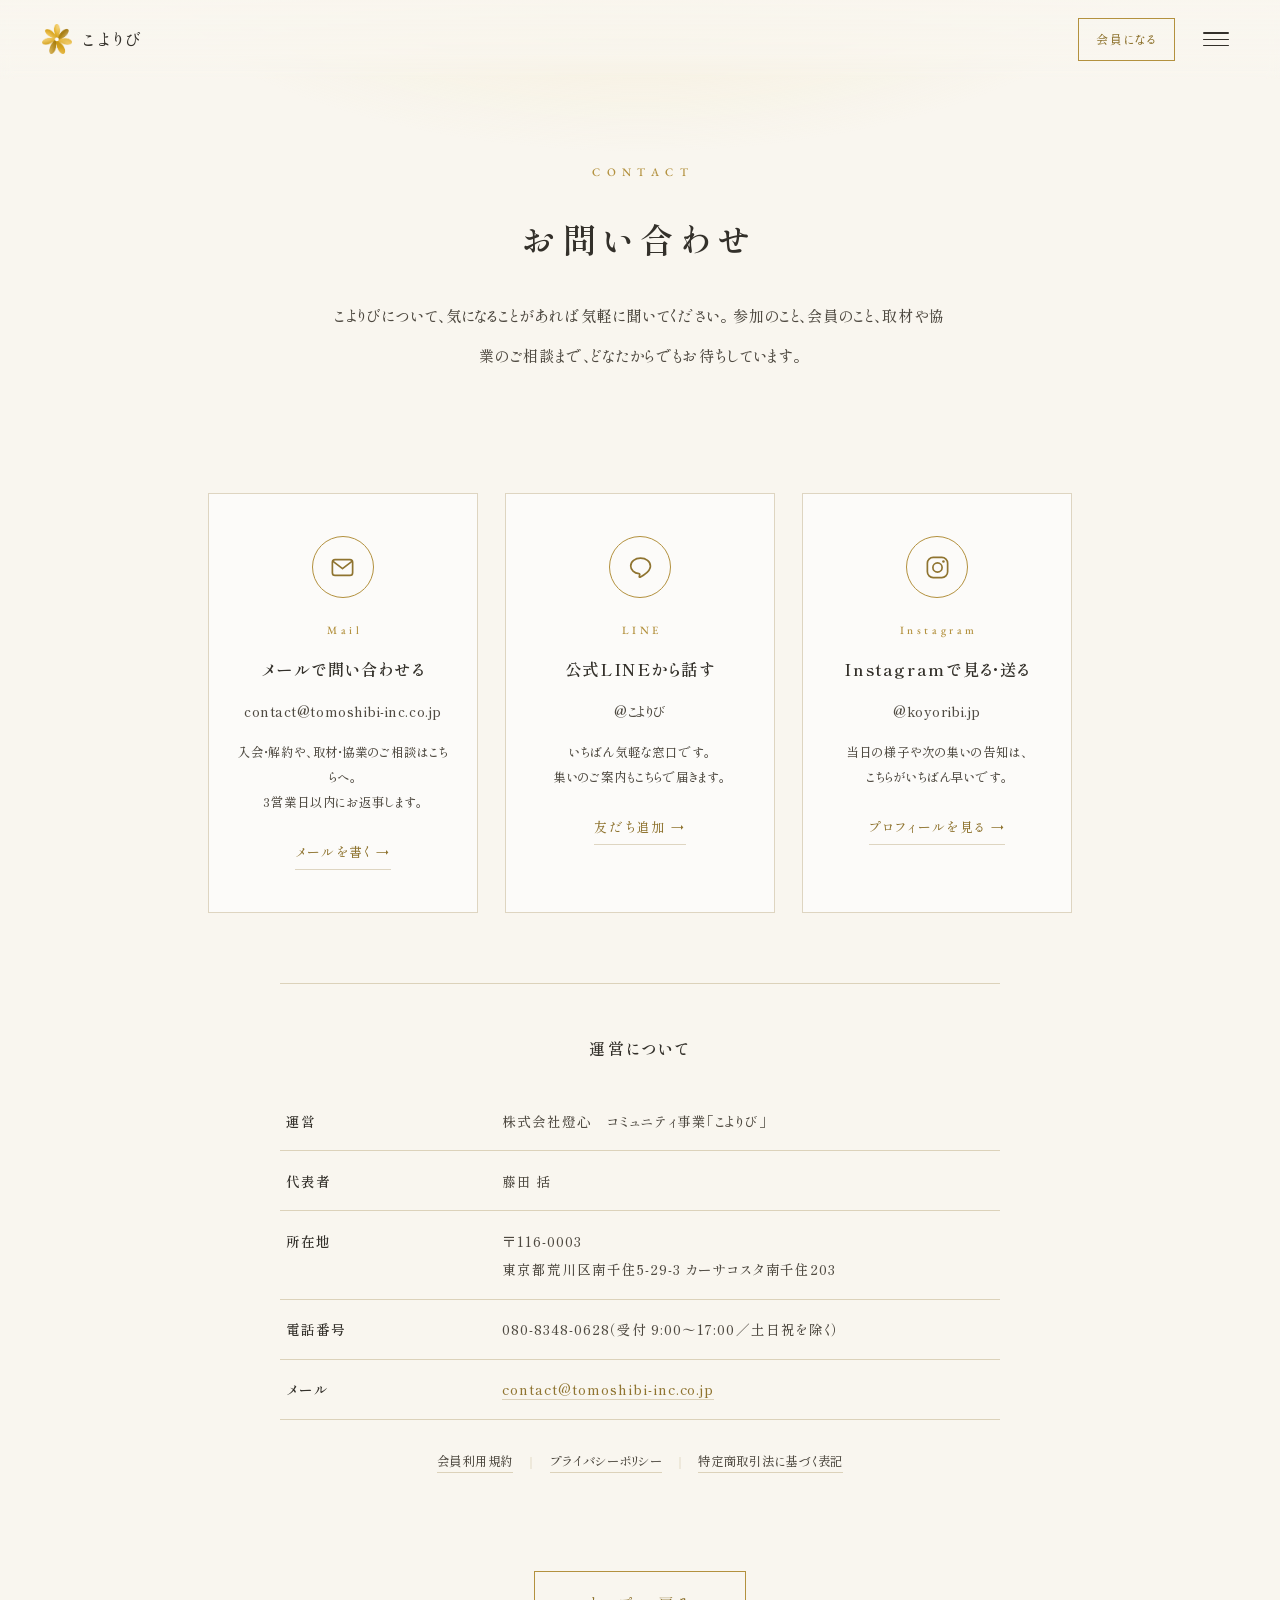
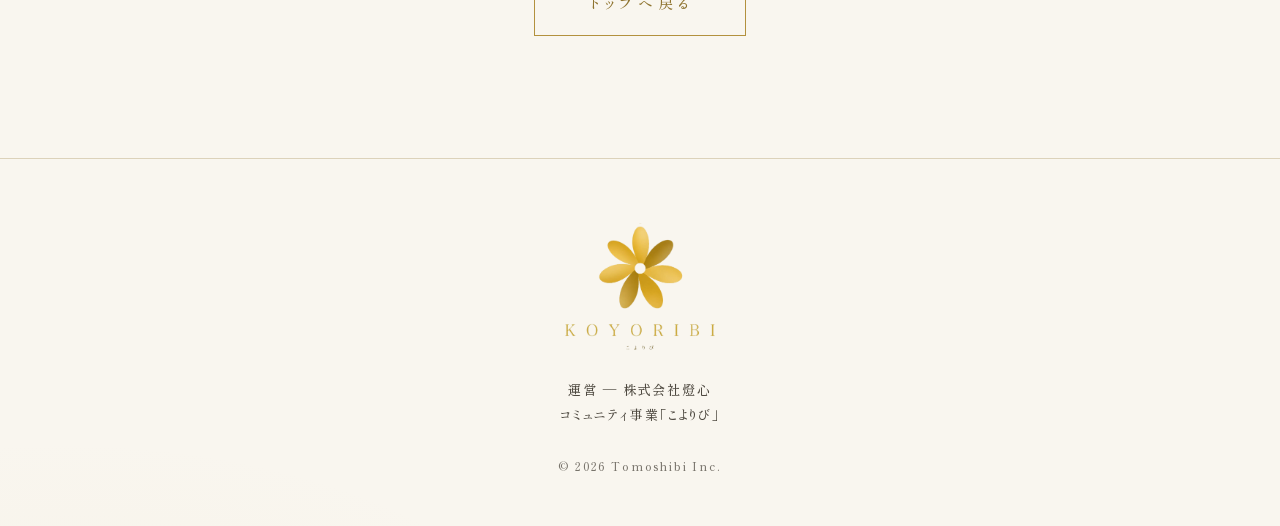
<file: contact.html>
<!DOCTYPE html>
<html lang="ja">
<head>
<meta charset="UTF-8">
<meta name="viewport" content="width=device-width, initial-scale=1.0">
<title>お問い合わせ ｜ こよりび</title>
<meta name="description" content="こよりびへのお問い合わせ窓口。メール・Instagram・公式LINEからご連絡いただけます。">
<link rel="preconnect" href="https://fonts.googleapis.com">
<link rel="preconnect" href="https://fonts.gstatic.com" crossorigin>
<link href="https://fonts.googleapis.com/css2?family=Shippori+Mincho:wght@400;500;600&family=EB+Garamond:wght@400;500&display=swap" rel="stylesheet">
<link rel="icon" href="logo-mark.png">
<link rel="stylesheet" href="style.css">
<style>
.sp-br{ display:none; }
@media (max-width:700px){ .sp-br{ display:inline; } }

.pg-hero{
  padding:10rem 1.5rem 3.4rem; text-align:center;
  background:radial-gradient(760px 340px at 50% -20%, rgba(235,220,168,.4), transparent 70%), var(--washi);
}
.pg-hero h1{ font-size:clamp(1.5rem, 4vw, 2.1rem); letter-spacing:.2em; line-height:1.9; }
.pg-lead{ max-width:620px; margin:1.6rem auto 0; font-size:.95rem; line-height:2.6; color:var(--sumi-soft); }
.pg-body{ padding:clamp(2.6rem,6vw,4rem) 0 clamp(4rem,9vw,6rem); }

.ct-grid{
  max-width:900px; margin:0 auto;
  display:grid; grid-template-columns:repeat(auto-fit, minmax(min(100%,260px), 1fr));
  gap:clamp(1.1rem, 2.8vw, 1.7rem);
}
.ct-card{
  display:flex; flex-direction:column; align-items:center; text-align:center;
  border:1px solid var(--line); background:rgba(255,255,255,.62);
  padding:clamp(2rem, 4.4vw, 2.6rem) clamp(1.3rem, 3vw, 1.8rem);
  transition:transform .5s cubic-bezier(.25,.8,.3,1), box-shadow .5s, border-color .4s;
}
.ct-card:hover{ transform:translateY(-6px); border-color:var(--kin); box-shadow:0 22px 44px -26px rgba(143,116,48,.5); }
.ct-icon{
  width:62px; height:62px; border-radius:50%;
  display:flex; align-items:center; justify-content:center;
  border:1px solid var(--kin); color:var(--kin-deep);
  margin-bottom:1.3rem;
  transition:background .4s, color .4s;
}
.ct-icon svg{ width:27px; height:27px; display:block; }
.ct-card:hover .ct-icon{ background:var(--kin); color:var(--washi); }
.ct-name{ font-family:var(--latin); font-size:.7rem; letter-spacing:.32em; text-indent:.32em; color:var(--kin); margin-bottom:.7rem; }
.ct-card h2{ font-size:1.02rem; letter-spacing:.1em; line-height:1.9; }
.ct-val{
  margin-top:.9rem; font-size:.84rem; letter-spacing:.04em;
  color:var(--sumi-soft); word-break:break-all; line-height:1.9;
}
.ct-note{ margin-top:1rem; font-size:.78rem; line-height:2; color:var(--sumi-soft); }
.ct-go{
  margin-top:1.5rem; font-size:.8rem; letter-spacing:.14em;
  color:var(--kin-deep); border-bottom:1px solid var(--line); padding-bottom:.2rem;
}
.ct-card:hover .ct-go{ border-color:var(--kin); }

.ct-info{
  max-width:720px; margin:clamp(3rem,7vw,4.4rem) auto 0;
  border-top:1px solid var(--line); padding-top:clamp(2.2rem,5vw,3rem);
}
.ct-info h2{ font-size:1rem; letter-spacing:.14em; text-align:center; margin-bottom:1.6rem; }
.ct-table{ width:100%; border-collapse:collapse; }
.ct-table th, .ct-table td{
  border-bottom:1px solid var(--line); padding:.95rem .4rem;
  font-size:.85rem; line-height:2.1; text-align:left; vertical-align:top;
}
.ct-table th{ width:30%; min-width:7em; font-weight:600; color:var(--sumi); }
.ct-table td{ color:var(--sumi-soft); }
.ct-links{ margin-top:1.8rem; text-align:center; font-size:.78rem; letter-spacing:.06em; }
.ct-links a{ color:var(--sumi-soft); border-bottom:1px solid var(--line); padding-bottom:.1rem; }
.ct-links a:hover{ color:var(--kin-deep); }
.ct-links span{ color:var(--line); margin:0 .5rem; }
.pg-back{ text-align:center; padding:0 1.5rem clamp(5rem,10vw,7rem); }

@media (max-width:600px){
  .ct-table, .ct-table tbody, .ct-table tr, .ct-table th, .ct-table td{ display:block; width:100%; }
  .ct-table tr{ padding:.6rem 0; border-bottom:1px solid var(--line); }
  .ct-table th, .ct-table td{ border:0; padding:.2rem .2rem; }
  .ct-table th{ font-size:.78rem; color:var(--kin-deep); }
}
</style>
</head>
<body>

<header class="site" id="siteHeader">
  <a class="brand" href="index.html" aria-label="こよりび トップページ">
    <img class="brand-mark" src="logo-mark.png" alt="" width="30" height="30">
    <span class="name">こよりび</span>
  </a>
</header>

<div class="pg-hero">
  <span class="eyebrow">Contact</span>
  <h1>お問い合わせ</h1>
  <p class="pg-lead">
    こよりびについて、気になることがあれば気軽に聞いてください。<br class="sp-br">
    参加のこと、会員のこと、取材や協業のご相談まで、どなたからでもお待ちしています。
  </p>
</div>

<section class="pg-body">
  <div class="wrap">

    <div class="ct-grid">

      <a class="ct-card reveal" href="mailto:contact@tomoshibi-inc.co.jp">
        <span class="ct-icon">
          <svg viewBox="0 0 24 24" fill="none" stroke="currentColor" stroke-width="1.5" stroke-linecap="round" stroke-linejoin="round">
            <rect x="3" y="5" width="18" height="14" rx="2.4"/>
            <path d="M3.6 6.6 12 13l8.4-6.4"/>
          </svg>
        </span>
        <span class="ct-name">Mail</span>
        <h2>メールで問い合わせる</h2>
        <p class="ct-val">contact@tomoshibi-inc.co.jp</p>
        <p class="ct-note">入会・解約や、取材・協業のご相談はこちらへ。<br>3営業日以内にお返事します。</p>
        <span class="ct-go">メールを書く →</span>
      </a>

      <a class="ct-card reveal" href="https://lin.ee/u3fz1Tz" target="_blank" rel="noopener">
        <span class="ct-icon">
          <svg viewBox="0 0 24 24" fill="none" stroke="currentColor" stroke-width="1.5" stroke-linecap="round" stroke-linejoin="round">
            <path d="M12 3.6c-4.8 0-8.7 3.1-8.7 7 0 3.5 3.1 6.4 7.3 6.9.9.2.8.6.6 1.3l-.3 1.3c-.1.4.3.7.7.5 2.8-1.4 8-4.9 9-8.3.1-.5.2-1.1.2-1.7 0-3.9-3.9-7-8.8-7Z"/>
          </svg>
        </span>
        <span class="ct-name">LINE</span>
        <h2>公式LINEから話す</h2>
        <p class="ct-val">@こよりび</p>
        <p class="ct-note">いちばん気軽な窓口です。<br>集いのご案内もこちらで届きます。</p>
        <span class="ct-go">友だち追加 →</span>
      </a>

      <a class="ct-card reveal" href="https://www.instagram.com/koyoribi.jp/" target="_blank" rel="noopener">
        <span class="ct-icon">
          <svg viewBox="0 0 24 24" fill="none" stroke="currentColor" stroke-width="1.5" stroke-linecap="round">
            <rect x="3" y="3" width="18" height="18" rx="5.2"/>
            <circle cx="12" cy="12" r="4.1"/>
            <circle cx="17.3" cy="6.7" r="1.15" fill="currentColor" stroke="none"/>
          </svg>
        </span>
        <span class="ct-name">Instagram</span>
        <h2>Instagramで見る・送る</h2>
        <p class="ct-val">@koyoribi.jp</p>
        <p class="ct-note">当日の様子や次の集いの告知は、<br>こちらがいちばん早いです。</p>
        <span class="ct-go">プロフィールを見る →</span>
      </a>

    </div>

    <div class="ct-info reveal">
      <h2>運営について</h2>
      <table class="ct-table">
        <tr><th>運営</th><td>株式会社燈心　コミュニティ事業「こよりび」</td></tr>
        <tr><th>代表者</th><td>藤田 括</td></tr>
        <tr><th>所在地</th><td>〒116-0003<br>東京都荒川区南千住5-29-3 カーサコスタ南千住203</td></tr>
        <tr><th>電話番号</th><td>080-8348-0628（受付 9:00〜17:00／土日祝を除く）</td></tr>
        <tr><th>メール</th><td><a href="mailto:contact@tomoshibi-inc.co.jp" style="color:var(--kin-deep); border-bottom:1px solid var(--line);">contact@tomoshibi-inc.co.jp</a></td></tr>
      </table>
      <p class="ct-links">
        <a href="terms.html">会員利用規約</a>
        <span aria-hidden="true">｜</span>
        <a href="privacy.html">プライバシーポリシー</a>
        <span aria-hidden="true">｜</span>
        <a href="tokushoho.html">特定商取引法に基づく表記</a>
      </p>
    </div>

  </div>
</section>

<div class="pg-back">
  <a class="btn" href="index.html">トップへ戻る</a>
</div>

<footer class="site">
  <div class="foot-logo"><img src="logo-full-jp.png" alt="こよりび KOYORIBI"></div>
  <p class="company">運営 ― 株式会社燈心<br>コミュニティ事業「こよりび」</p>
  <p class="copy">&copy; 2026 Tomoshibi Inc.</p>
</footer>

<script src="nav.js" defer></script>
<script>
(function(){
  const io = new IntersectionObserver(es=>{
    es.forEach(e=>{ if(e.isIntersecting){ e.target.classList.add("in"); io.unobserve(e.target); } });
  },{ threshold:.08 });
  document.querySelectorAll(".reveal").forEach(el=>io.observe(el));
})();
(function(){
  const h = document.getElementById("siteHeader");
  addEventListener("scroll", ()=> h.classList.toggle("scrolled", scrollY > 30), { passive:true });
})();
</script>
</body>
</html>
</file>
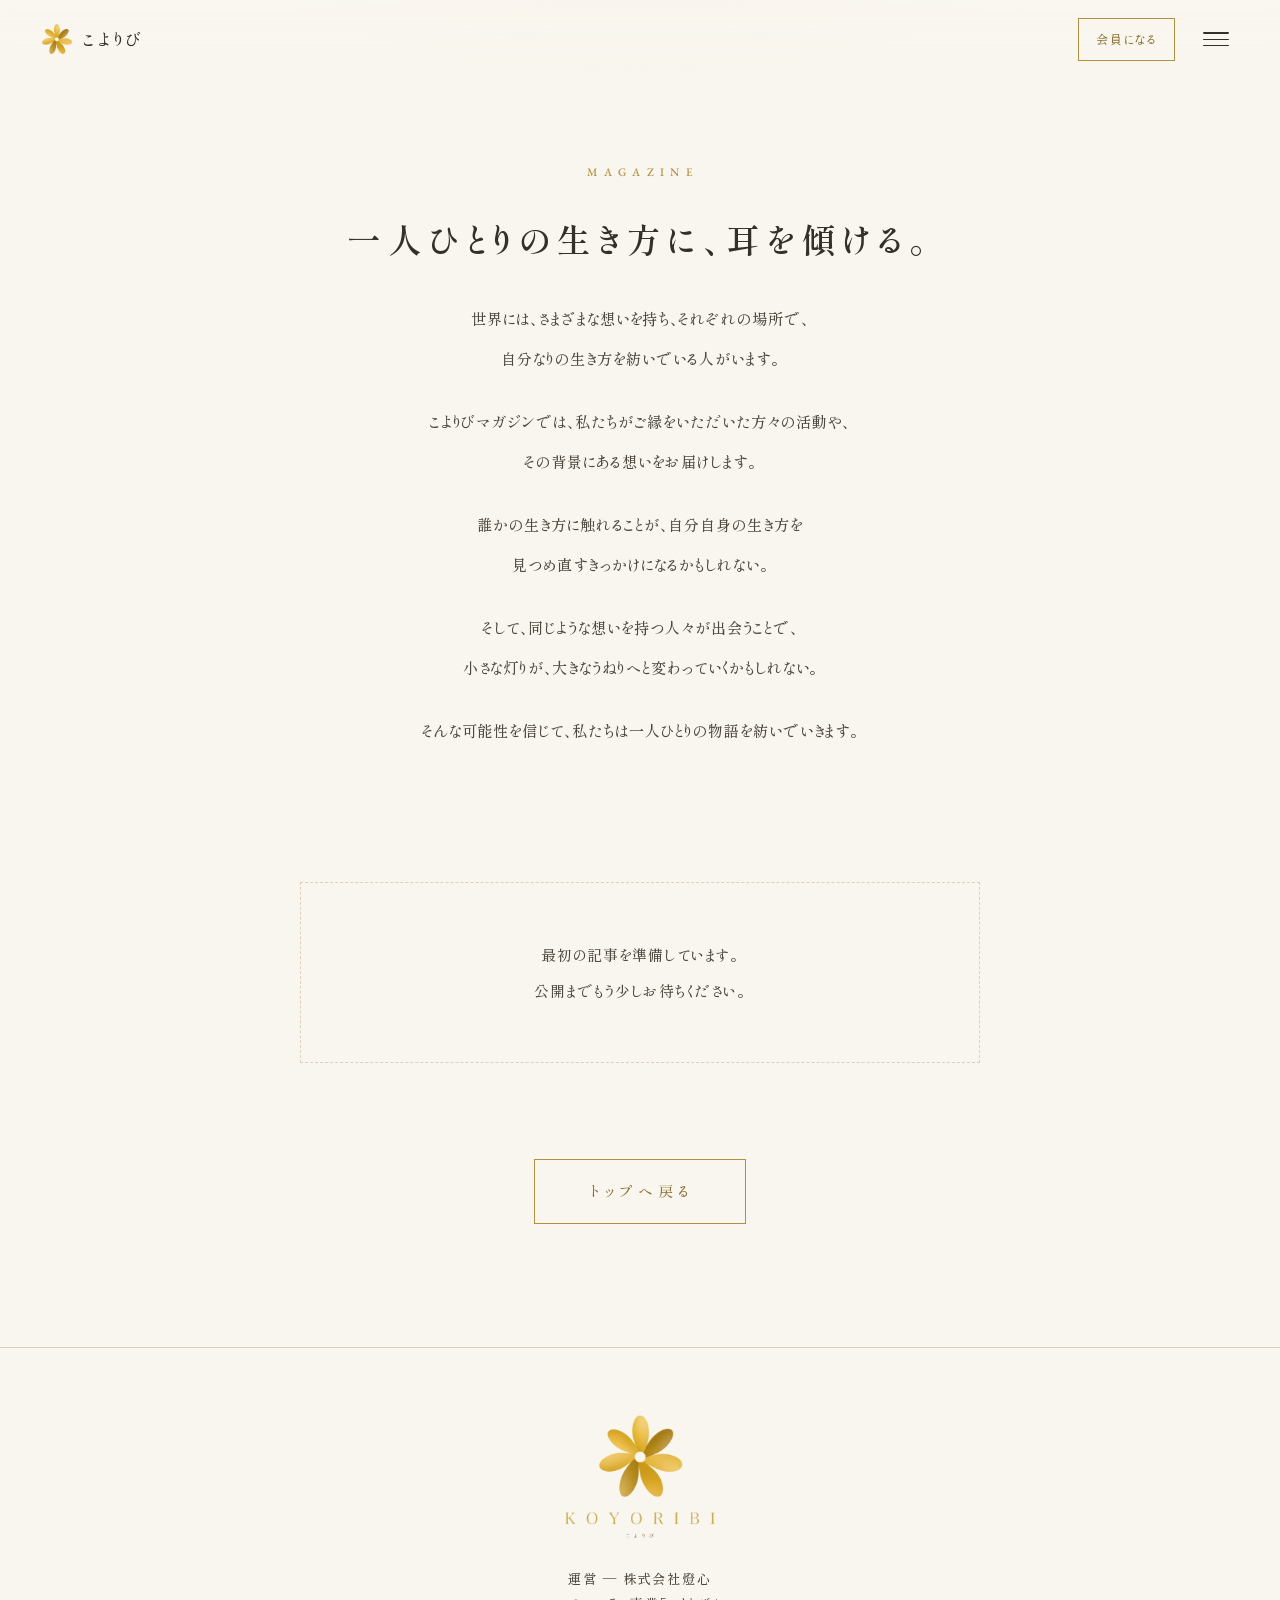
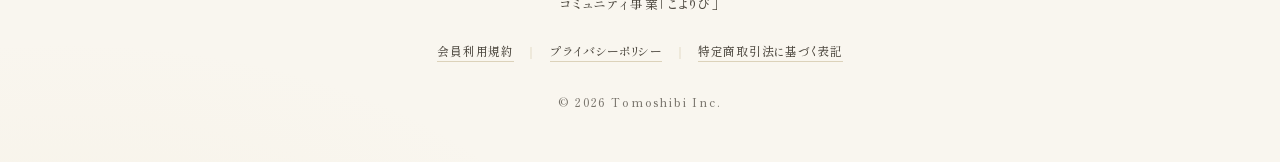
<file: magazine.html>
<!DOCTYPE html>
<html lang="ja">
<head>
<meta charset="UTF-8">
<meta name="viewport" content="width=device-width, initial-scale=1.0">
<title>こよりびマガジン ｜ こよりび</title>
<meta name="description" content="こよりびがご縁をいただいた方々の活動と、その背景にある想いをお届けするメディアです。">
<link rel="preconnect" href="https://fonts.googleapis.com">
<link rel="preconnect" href="https://fonts.gstatic.com" crossorigin>
<link href="https://fonts.googleapis.com/css2?family=Shippori+Mincho:wght@400;500;600&family=EB+Garamond:wght@400;500&display=swap" rel="stylesheet">
<link rel="icon" href="logo-mark.png">
<link rel="stylesheet" href="style.css">
<style>
.sp-br{ display:none; }
@media (max-width:700px){ .sp-br{ display:inline; } }
.pg-hero{
  padding:10rem 1.5rem 3.6rem; text-align:center;
  background:radial-gradient(760px 340px at 50% -20%, rgba(235,220,168,.4), transparent 70%), var(--washi);
}
.pg-hero h1{ font-size:clamp(1.5rem, 4vw, 2.1rem); letter-spacing:.2em; line-height:1.9; }
.pg-lead{
  max-width:640px; margin:1.8rem auto 0;
  font-size:.95rem; line-height:2.6; color:var(--sumi-soft);
}
.pg-lead p + p{ margin-top:1.5rem; }
.nb{ display:inline-block; }
.pg-body{ padding:clamp(3rem,7vw,4.6rem) 0 clamp(4rem,9vw,6rem); }
.pg-back{ text-align:center; padding:0 1.5rem clamp(5rem,10vw,7rem); }
.nav-join{ border:1px solid var(--kin); color:var(--kin-deep)!important;
  padding:.5rem 1.1rem!important; font-size:.76rem!important; letter-spacing:.14em!important;
  transition:background .35s, color .35s; }
.nav-join::after{ display:none!important; }
.nav-join:hover{ background:var(--kin); color:var(--washi)!important; }
@media (max-width:640px){ .nav-join{ padding:.42rem .8rem!important; font-size:.7rem!important; letter-spacing:.08em!important; } }
.foot-nav{ margin-top:1.4rem; font-size:.74rem; letter-spacing:.06em; }
.foot-nav a{ color:var(--sumi-soft); border-bottom:1px solid var(--line); padding-bottom:.1rem; }
.foot-nav a:hover{ color:var(--kin-deep); }
.foot-nav span{ color:var(--line); margin:0 .5rem; }
.mg-grid{ display:grid; grid-template-columns:repeat(auto-fit, minmax(min(100%,280px), 1fr));
  gap:clamp(1.2rem,3vw,2rem); max-width:980px; margin:0 auto; }
.mg-card{ border:1px solid var(--line); background:rgba(255,255,255,.6); display:block;
  transition:transform .5s cubic-bezier(.25,.8,.3,1), box-shadow .5s, border-color .4s; }
.mg-card:hover{ transform:translateY(-6px); border-color:var(--kin); box-shadow:0 22px 44px -26px rgba(143,116,48,.5); }
.mg-card,.mg-thumb,.mg-body,.mg-title{ display:block; }
.mg-thumb{ overflow:hidden; aspect-ratio:3/2; background:var(--washi-deep); }
.mg-thumb img{ width:100%; height:100%; object-fit:cover; display:block; }
.mg-body{ padding:1.4rem 1.5rem 1.7rem; }
.mg-date{ font-family:var(--latin); font-size:.74rem; letter-spacing:.18em; color:var(--kin); display:block; margin-bottom:.6rem; }
.mg-who{ font-size:.8rem; color:var(--kin-deep); letter-spacing:.08em; display:block; margin-bottom:.5rem; }
.mg-title{ font-size:1.02rem; font-weight:600; letter-spacing:.06em; line-height:1.9; }
.mg-empty{ max-width:680px; margin:0 auto; border:1px dashed var(--line);
  padding:clamp(2.4rem,6vw,3.4rem) 1.6rem; text-align:center;
  font-size:.92rem; line-height:2.4; color:var(--sumi-soft); letter-spacing:.06em; }

</style>
</head>
<body>

<header class="site" id="siteHeader">
  <a class="brand" href="index.html" aria-label="こよりび トップページ">
    <img class="brand-mark" src="logo-mark.png" alt="" width="30" height="30">
    <span class="name">こよりび</span>
  </a>
  <nav class="global" aria-label="サイト内メニュー">
    <a href="philosophy.html">想い</a>
    <a href="index.html#report">記録</a>
    <a href="magazine.html" class="current">読む</a>
    <a class="nav-join" href="index.html#member">会員になる</a>
  </nav>
</header>

<div class="pg-hero">
  <span class="eyebrow">Magazine</span>
  <h1>一人ひとりの生き方に、<br class="sp-br">耳を傾ける。</h1>
  <div class="pg-lead">
    <p><span class="nb">世界には、さまざまな想いを持ち、それぞれの場所で、</span><br><span class="nb">自分なりの生き方を紡いでいる人がいます。</span></p>

    <p><span class="nb">こよりびマガジンでは、私たちがご縁をいただいた方々の活動や、</span><br><span class="nb">その背景にある想いをお届けします。</span></p>

    <p><span class="nb">誰かの生き方に触れることが、自分自身の生き方を</span><br><span class="nb">見つめ直すきっかけになるかもしれない。</span></p>

    <p><span class="nb">そして、同じような想いを持つ人々が出会うことで、</span><br><span class="nb">小さな灯りが、大きなうねりへと変わっていくかもしれない。</span></p>

    <p><span class="nb">そんな可能性を信じて、私たちは一人ひとりの物語を紡いでいきます。</span></p>
  </div>
</div>

<section class="pg-body">
  <div class="wrap">
    <!--
      ★ 記事を追加するときは、下の <a class="mg-card"> を1つコピーして
         サムネイル画像・公開日・お名前/活動名・記事タイトル・リンク先を書き換えてください。
         1本でも追加したら、その下の「mg-empty」の <p> は削除してください。

      <div class="mg-grid">
        <a class="mg-card reveal" href="magazine-001.html">
          <span class="mg-thumb"><img src="ev/xxxx.jpg" alt="" loading="lazy"></span>
          <span class="mg-body">
            <span class="mg-date">2027.01.15</span>
            <span class="mg-who">◯◯ ◯◯さん ／ 活動名</span>
            <span class="mg-title">記事のタイトルをここに書きます</span>
          </span>
        </a>
      </div>
    -->

    <p class="mg-empty reveal">
      最初の記事を準備しています。<br>
      公開までもう少しお待ちください。
    </p>
  </div>
</section>

<div class="pg-back">
  <a class="btn" href="index.html">トップへ戻る</a>
</div>

<footer class="site">
  <div class="foot-logo"><img src="logo-full-jp.png" alt="こよりび KOYORIBI"></div>
  <p class="company">運営 ― 株式会社燈心<br>コミュニティ事業「こよりび」</p>
  <p class="foot-nav">
    <a href="terms.html">会員利用規約</a>
    <span aria-hidden="true">｜</span>
    <a href="privacy.html">プライバシーポリシー</a>
    <span aria-hidden="true">｜</span>
    <a href="tokushoho.html">特定商取引法に基づく表記</a>
  </p>
  <p class="copy">&copy; 2026 Tomoshibi Inc.</p>
</footer>

<script src="nav.js" defer></script>
<script>
(function(){
  const io = new IntersectionObserver(es=>{
    es.forEach(e=>{ if(e.isIntersecting){ e.target.classList.add("in"); io.unobserve(e.target); } });
  },{ threshold:.08 });
  document.querySelectorAll(".reveal").forEach(el=>io.observe(el));
})();
(function(){
  const h = document.getElementById("siteHeader");
  addEventListener("scroll", ()=> h.classList.toggle("scrolled", scrollY > 30), { passive:true });
})();
</script>
</body>
</html>
</file>
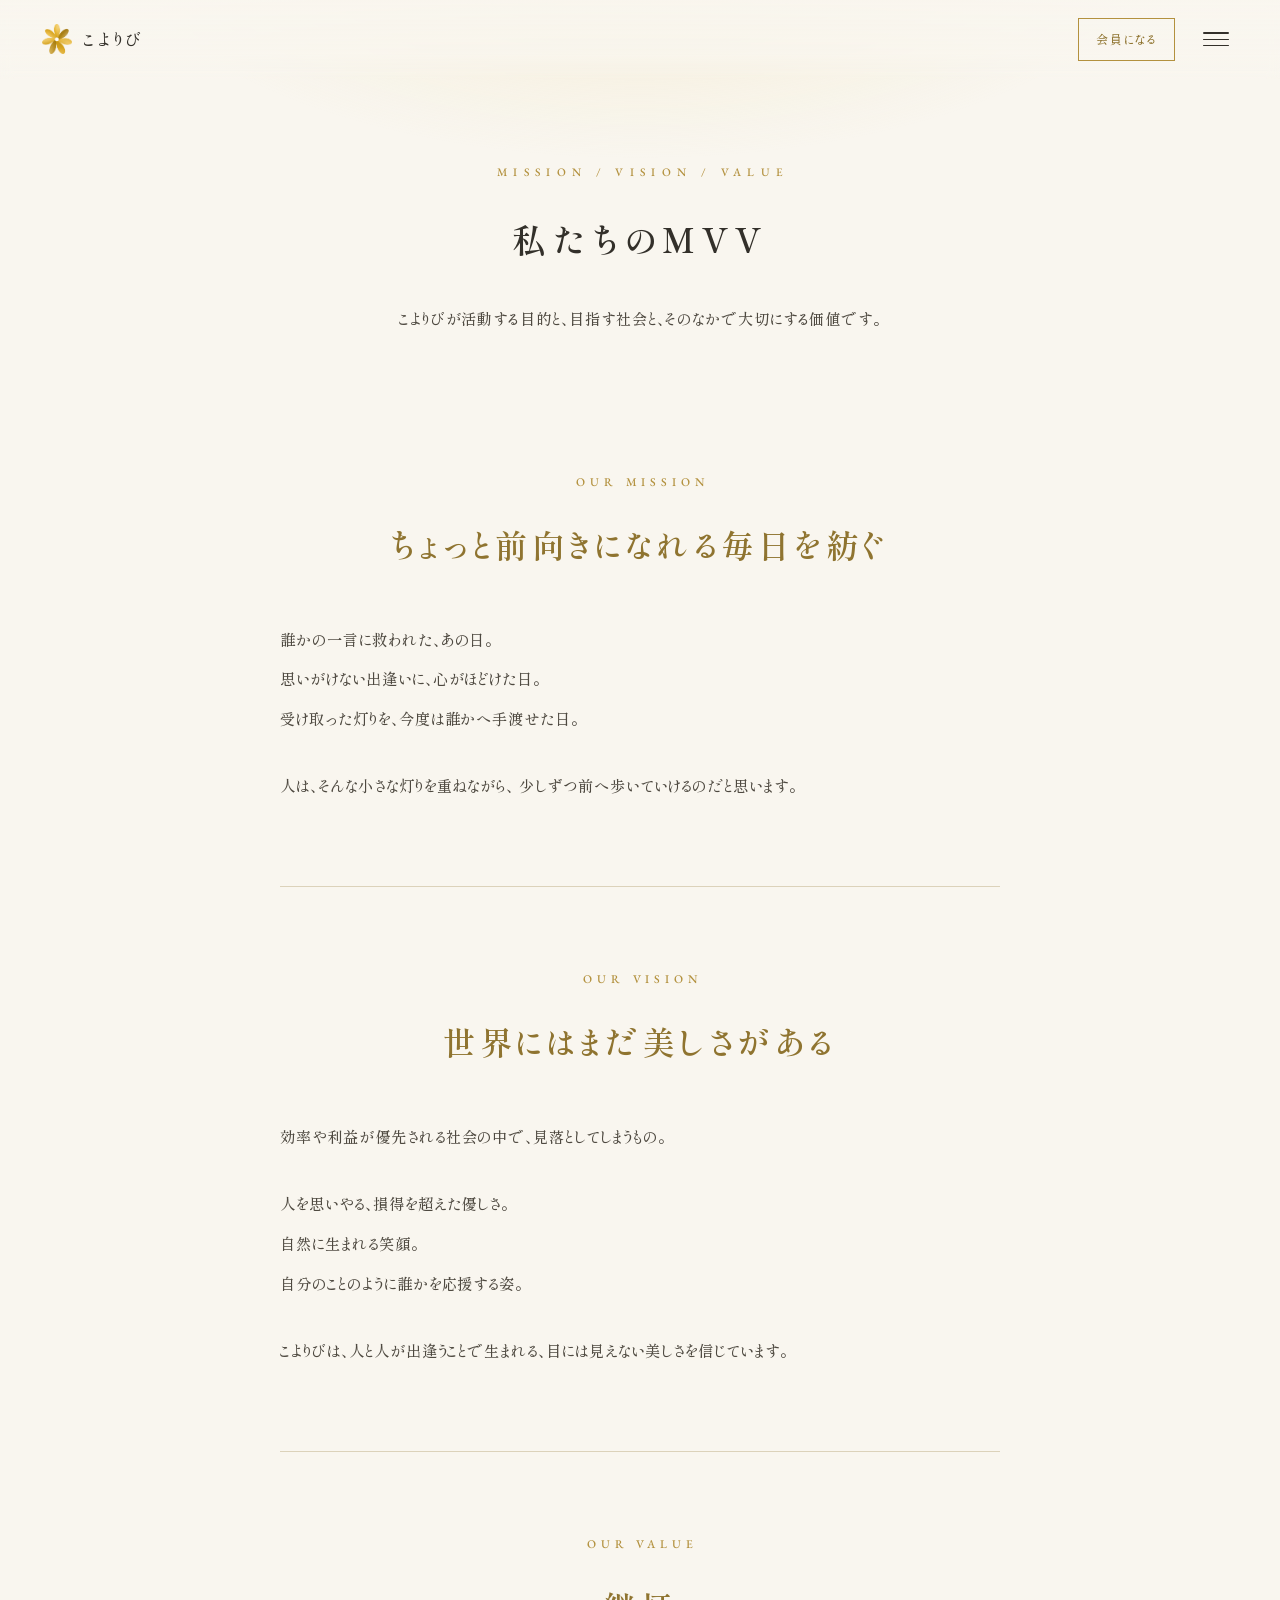
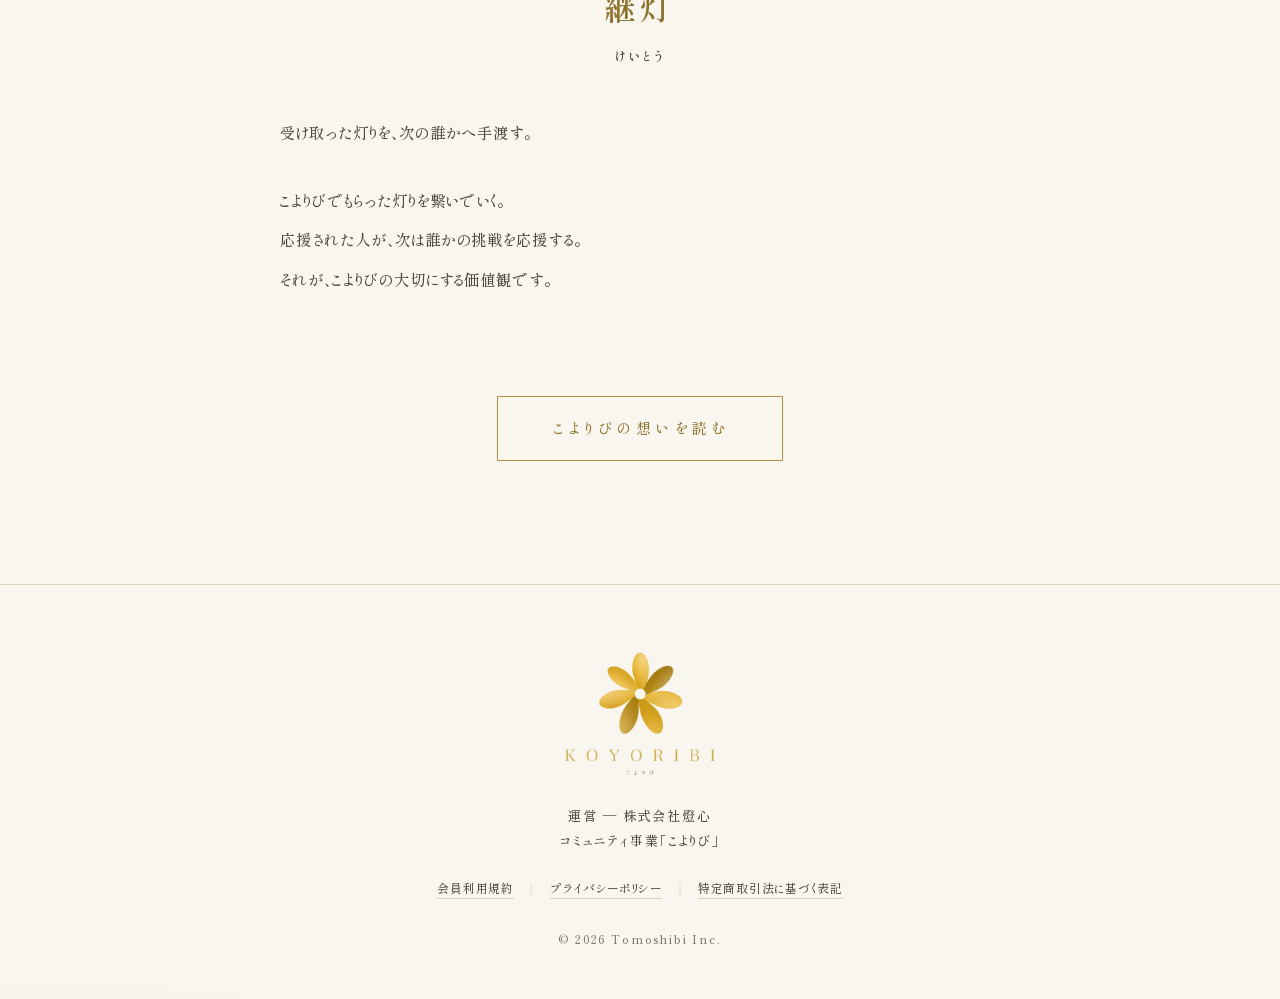
<file: mvv.html>
<!DOCTYPE html>
<html lang="ja">
<head>
<meta charset="UTF-8">
<meta name="viewport" content="width=device-width, initial-scale=1.0">
<title>私たちのMVV ｜ こよりび</title>
<meta name="description" content="こよりびのMission・Vision・Value。ちょっと前向きになれる毎日を紡ぐ／世界にはまだ美しさがある／継灯。">
<link rel="preconnect" href="https://fonts.googleapis.com">
<link rel="preconnect" href="https://fonts.gstatic.com" crossorigin>
<link href="https://fonts.googleapis.com/css2?family=Shippori+Mincho:wght@400;500;600&family=EB+Garamond:wght@400;500&display=swap" rel="stylesheet">
<link rel="icon" href="logo-mark.png">
<link rel="stylesheet" href="style.css">
<style>
.sp-br{ display:none; }
@media (max-width:700px){ .sp-br{ display:inline; } }
.pg-hero{
  padding:10rem 1.5rem 3.6rem; text-align:center;
  background:radial-gradient(760px 340px at 50% -20%, rgba(235,220,168,.4), transparent 70%), var(--washi);
}
.pg-hero h1{ font-size:clamp(1.5rem, 4vw, 2.1rem); letter-spacing:.2em; line-height:1.9; }
.pg-lead{
  max-width:640px; margin:1.8rem auto 0;
  font-size:.95rem; line-height:2.6; color:var(--sumi-soft);
}
.pg-body{ padding:clamp(3rem,7vw,4.6rem) 0 clamp(4rem,9vw,6rem); }
.pg-back{ text-align:center; padding:0 1.5rem clamp(5rem,10vw,7rem); }
.nav-join{ border:1px solid var(--kin); color:var(--kin-deep)!important;
  padding:.5rem 1.1rem!important; font-size:.76rem!important; letter-spacing:.14em!important;
  transition:background .35s, color .35s; }
.nav-join::after{ display:none!important; }
.nav-join:hover{ background:var(--kin); color:var(--washi)!important; }
@media (max-width:640px){ .nav-join{ padding:.42rem .8rem!important; font-size:.7rem!important; letter-spacing:.08em!important; } }
.foot-nav{ margin-top:1.4rem; font-size:.74rem; letter-spacing:.06em; }
.foot-nav a{ color:var(--sumi-soft); border-bottom:1px solid var(--line); padding-bottom:.1rem; }
.foot-nav a:hover{ color:var(--kin-deep); }
.foot-nav span{ color:var(--line); margin:0 .5rem; }
.mv-item{ max-width:720px; margin:0 auto; }
.mv-item + .mv-item{ margin-top:clamp(3.4rem,8vw,5rem); padding-top:clamp(3.4rem,8vw,5rem); border-top:1px solid var(--line); }
.mv-en{ display:block; text-align:center; font-family:var(--latin); font-size:.74rem;
  letter-spacing:.42em; text-indent:.42em; color:var(--kin); text-transform:uppercase; margin-bottom:1.2rem; }
.mv-ja{ text-align:center; font-size:clamp(1.35rem,4.2vw,2rem); font-weight:600;
  letter-spacing:.14em; line-height:1.9; color:var(--kin-deep); }
.mv-ruby{ display:block; margin-top:.5rem; font-size:.78rem; letter-spacing:.3em; color:var(--sumi-soft); }
.mv-body{ margin-top:clamp(2rem,5vw,2.8rem); }
.mv-body p{ font-size:.96rem; line-height:2.6; color:var(--sumi-soft); }
.mv-body p + p{ margin-top:1.7rem; }

</style>
</head>
<body>

<header class="site" id="siteHeader">
  <a class="brand" href="index.html" aria-label="こよりび トップページ">
    <img class="brand-mark" src="logo-mark.png" alt="" width="30" height="30">
    <span class="name">こよりび</span>
  </a>
  <nav class="global" aria-label="サイト内メニュー">
    <a href="philosophy.html">想い</a>
    <a href="index.html#report">記録</a>
    <a href="magazine.html">読む</a>
    <a class="nav-join" href="index.html#member">会員になる</a>
  </nav>
</header>

<div class="pg-hero">
  <span class="eyebrow">Mission / Vision / Value</span>
  <h1>私たちのMVV</h1>
  <p class="pg-lead">こよりびが活動する目的と、目指す社会と、<br class="sp-br">そのなかで大切にする価値です。</p>
</div>

<section class="pg-body">
  <div class="wrap">
    <div class="mv-item reveal">
      <span class="mv-en">Our Mission</span>
      <p class="mv-ja">ちょっと前向きになれる毎日を紡ぐ</p>
      <div class="mv-body">
        <p>
          <span class="nb">誰かの一言に救われた、あの日。</span><br>
          <span class="nb">思いがけない出逢いに、</span><span class="nb">心がほどけた日。</span><br>
          <span class="nb">受け取った灯りを、</span><span class="nb">今度は誰かへ手渡せた日。</span>
        </p>
        <p>
          <span class="nb">人は、そんな小さな灯りを</span><span class="nb">重ねながら、</span>
          <span class="nb">少しずつ前へ歩いていけるのだと</span><span class="nb">思います。</span>
        </p>
      </div>
    </div>

    <div class="mv-item reveal">
      <span class="mv-en">Our Vision</span>
      <p class="mv-ja">世界にはまだ美しさがある</p>
      <div class="mv-body">
        <p>
          <span class="nb">効率や利益が優先される社会の中で、</span><span class="nb">見落としてしまうもの。</span>
        </p>
        <p>
          <span class="nb">人を思いやる、</span><span class="nb">損得を超えた優しさ。</span><br>
          <span class="nb">自然に生まれる笑顔。</span><br>
          <span class="nb">自分のことのように</span><span class="nb">誰かを応援する姿。</span>
        </p>
        <p>
          <span class="nb">こよりびは、人と人が出逢うことで</span><span class="nb">生まれる、</span><span class="nb">目には見えない美しさを</span><span class="nb">信じています。</span>
        </p>
      </div>
    </div>

    <div class="mv-item reveal">
      <span class="mv-en">Our Value</span>
      <p class="mv-ja">継灯<span class="mv-ruby">けいとう</span></p>
      <div class="mv-body">
        <p>
          <span class="nb">受け取った灯りを、</span><span class="nb">次の誰かへ手渡す。</span>
        </p>
        <p>
          <span class="nb">こよりびでもらった灯りを</span><span class="nb">繋いでいく。</span><br>
          <span class="nb">応援された人が、次は</span><span class="nb">誰かの挑戦を応援する。</span><br>
          <span class="nb">それが、こよりびの</span><span class="nb">大切にする価値観です。</span>
        </p>
      </div>
    </div>
  </div>
</section>

<div class="pg-back">
  <a class="btn" href="philosophy.html">こよりびの想いを読む</a>
</div>

<footer class="site">
  <div class="foot-logo"><img src="logo-full-jp.png" alt="こよりび KOYORIBI"></div>
  <p class="company">運営 ― 株式会社燈心<br>コミュニティ事業「こよりび」</p>
  <p class="foot-nav">
    <a href="terms.html">会員利用規約</a>
    <span aria-hidden="true">｜</span>
    <a href="privacy.html">プライバシーポリシー</a>
    <span aria-hidden="true">｜</span>
    <a href="tokushoho.html">特定商取引法に基づく表記</a>
  </p>
  <p class="copy">&copy; 2026 Tomoshibi Inc.</p>
</footer>

<script src="nav.js" defer></script>
<script>
(function(){
  const io = new IntersectionObserver(es=>{
    es.forEach(e=>{ if(e.isIntersecting){ e.target.classList.add("in"); io.unobserve(e.target); } });
  },{ threshold:.08 });
  document.querySelectorAll(".reveal").forEach(el=>io.observe(el));
})();
(function(){
  const h = document.getElementById("siteHeader");
  addEventListener("scroll", ()=> h.classList.toggle("scrolled", scrollY > 30), { passive:true });
})();
</script>
</body>
</html>
</file>
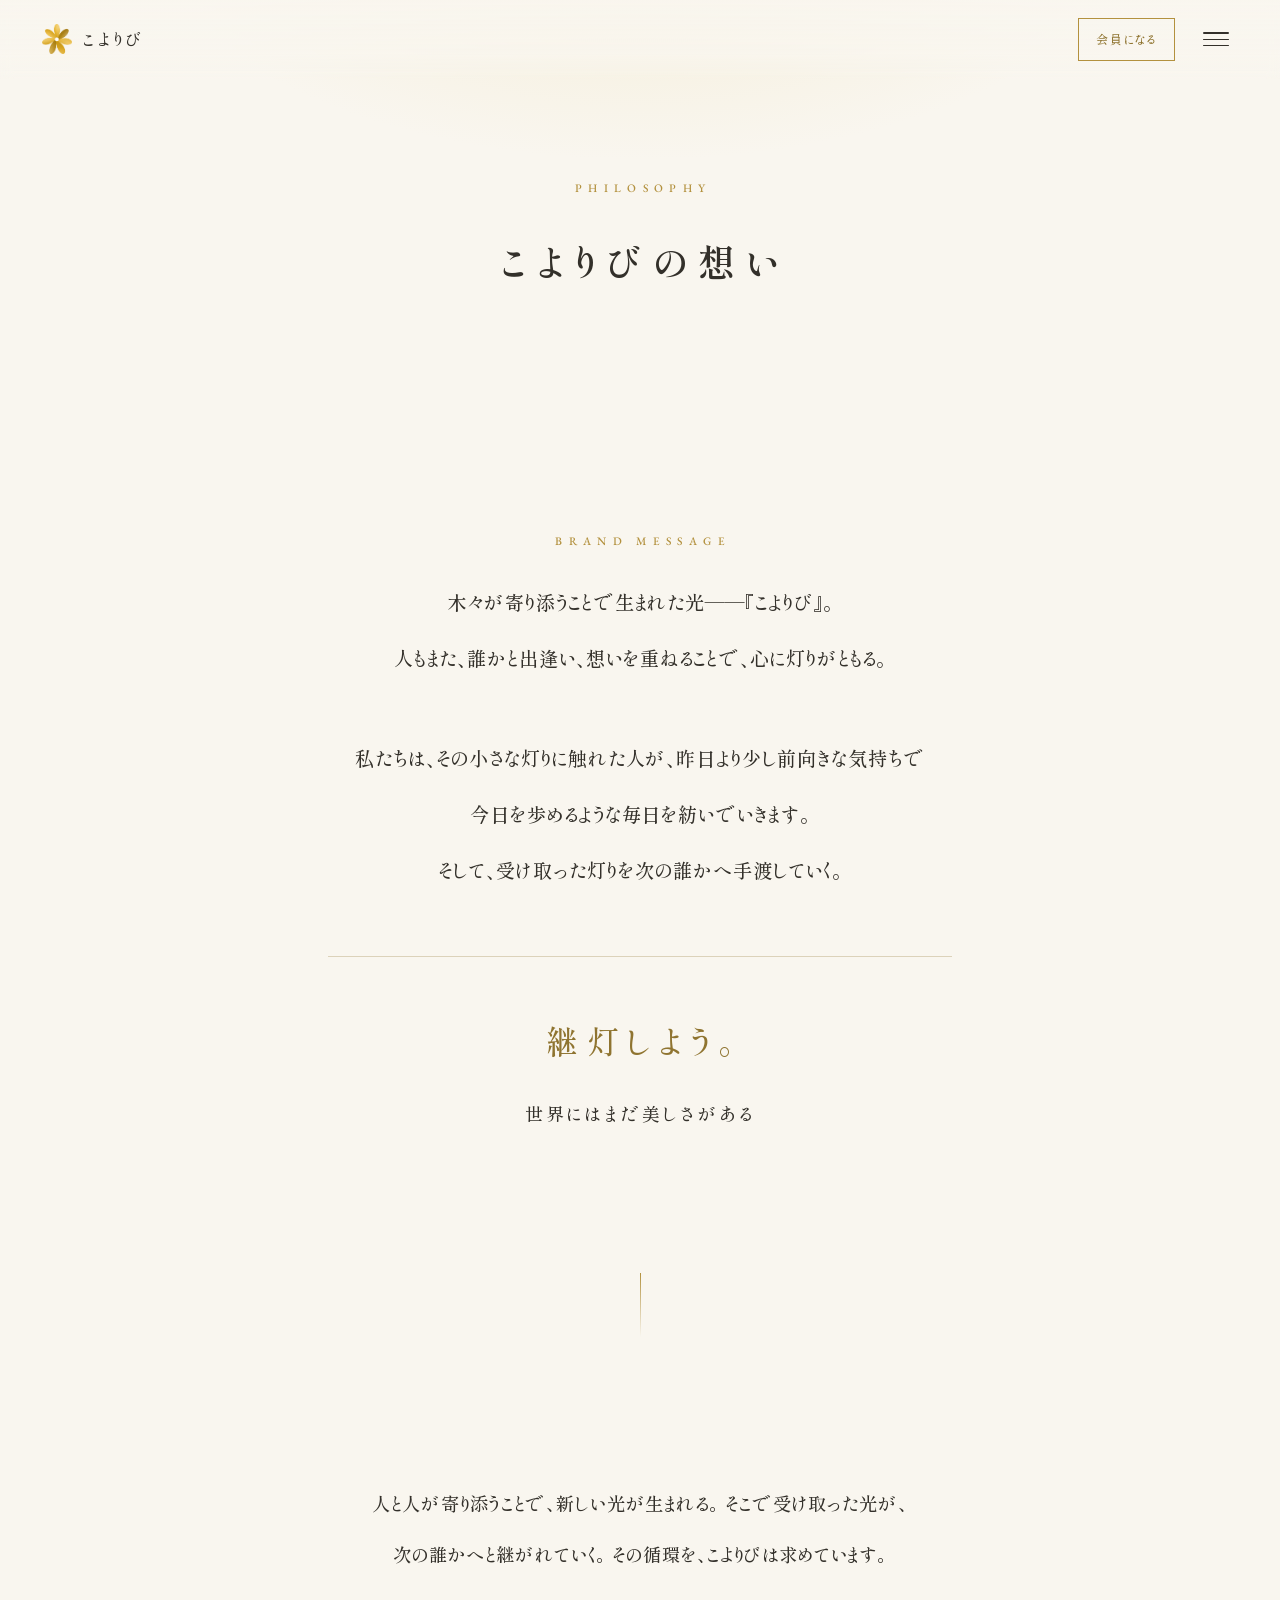
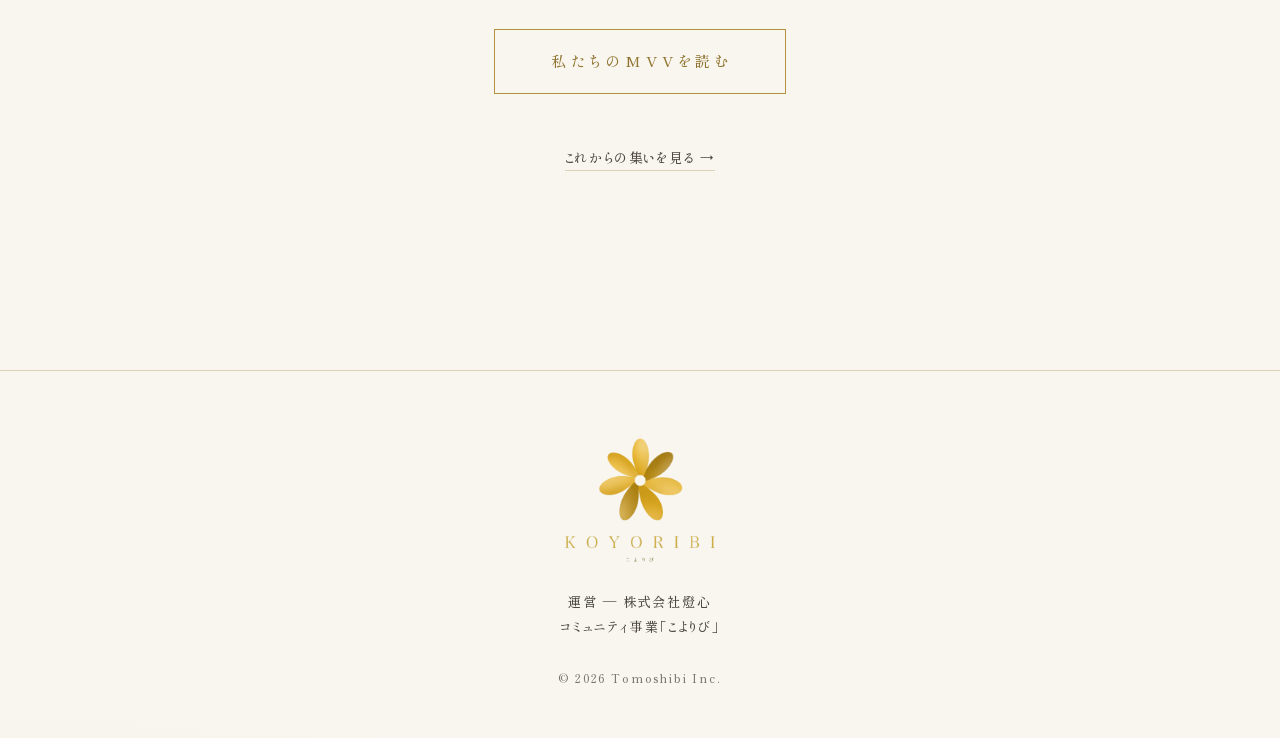
<file: philosophy.html>
<!DOCTYPE html>
<html lang="ja">
<head>
<meta charset="UTF-8">
<meta name="viewport" content="width=device-width, initial-scale=1.0">
<title>想い | こよりび</title>
<meta name="description" content="継灯しよう。世界にはまだ美しさがある。こよりびのブランドメッセージと、Mission・Vision・Value。">
<link rel="preconnect" href="https://fonts.googleapis.com">
<link rel="preconnect" href="https://fonts.gstatic.com" crossorigin>
<link href="https://fonts.googleapis.com/css2?family=Shippori+Mincho:wght@400;500;600&family=EB+Garamond:wght@400;500&display=swap" rel="stylesheet">
<link rel="icon" href="logo-mark.png">
<link rel="stylesheet" href="style.css">
<style>
/* 折り返し単位(スマホで不自然な改行を防ぐ) */
.nb{ display:inline-block; }

/* ---------- ページヘッダー ---------- */
.page-hero{
  padding:11rem 1.5rem 5.5rem;
  text-align:center;
  background:
    radial-gradient(700px 340px at 50% -20%, rgba(235,220,168,.35), transparent 70%),
    var(--washi);
}
.page-hero h1{
  font-size:clamp(1.7rem, 4vw, 2.3rem);
  letter-spacing:.3em; text-indent:.3em;
}
.page-hero p{ margin-top:1.4rem; color:var(--sumi-soft); font-size:.95rem; }

/* ---------- ブランドメッセージ ---------- */
.message{ text-align:center; }
.message .msg-block{
  font-size:clamp(1.02rem, 2.2vw, 1.2rem);
  line-height:2.9;
  margin-bottom:2.8rem;
}
.message .msg-block:last-of-type{ margin-bottom:0; }
.message .keito{
  margin-top:3.6rem;
  padding-top:3.2rem;
  border-top:1px solid var(--line);
}
.message .keito .big{
  font-size:clamp(1.5rem, 3.4vw, 2rem);
  font-weight:500;
  letter-spacing:.26em; text-indent:.26em;
  color:var(--kin-deep);
  line-height:2;
}
.message .keito .sub{
  margin-top:1.4rem;
  font-size:clamp(1rem, 2vw, 1.12rem);
  letter-spacing:.18em;
}

.nav-join{ border:1px solid var(--kin); color:var(--kin-deep)!important;
  padding:.5rem 1.1rem!important; font-size:.76rem!important; letter-spacing:.14em!important;
  transition:background .35s, color .35s; }
.nav-join::after{ display:none!important; }
.nav-join:hover{ background:var(--kin); color:var(--washi)!important; }
@media (max-width:640px){ .nav-join{ padding:.42rem .8rem!important; font-size:.7rem!important; letter-spacing:.08em!important; } }

/* ---------- 結び ---------- */
.musubi{ text-align:center; }
.musubi p{
  font-size:clamp(1rem, 2vw, 1.15rem);
  line-height:2.8;
  margin-bottom:3rem;
  max-width:30em;
  margin-left:auto; margin-right:auto;
}
</style>
</head>
<body>

<header class="site" id="siteHeader">
  <a class="brand" href="index.html" aria-label="こよりび トップページ">
    <img class="brand-mark" src="logo-mark.png" alt="" width="30" height="30">
    <span class="name">こよりび</span>
  </a>
  <nav class="global" aria-label="サイト内メニュー">
    <a href="philosophy.html" class="current">想い</a>
    <a href="index.html#report">記録</a>
    <a href="magazine.html">読む</a>
    <a class="nav-join" href="index.html#member">会員になる</a>
  </nav>
</header>

<div class="page-hero">
  <span class="eyebrow">Philosophy</span>
  <h1>こよりびの想い</h1>
</div>

<!-- ============ ブランドメッセージ ============ -->
<section class="message">
  <div class="wrap-narrow reveal">
    <span class="eyebrow">Brand Message</span>

    <p class="msg-block">
      <span class="nb">木々が寄り添うことで生まれた光</span><span class="nb">――『こよりび』。</span><br>
      <span class="nb">人もまた、誰かと出逢い、</span><span class="nb">想いを重ねることで、</span><span class="nb">心に灯りがともる。</span>
    </p>

    <p class="msg-block">
      <span class="nb">私たちは、その小さな灯りに触れた人が、</span><span class="nb">昨日より少し前向きな気持ちで</span><span class="nb">今日を歩めるような毎日を紡いでいきます。</span><br>
      <span class="nb">そして、受け取った灯りを</span><span class="nb">次の誰かへ手渡していく。</span>
    </p>

    <div class="keito">
      <p class="big">継灯しよう。</p>
      <p class="sub"><span class="nb">世界にはまだ美しさがある</span></p>
    </div>
  </div>
</section>

<div class="rule" aria-hidden="true"></div>

<!-- ============ 結び ============ -->
<section class="musubi">
  <div class="wrap-narrow reveal">
    <p>
      <span class="nb">人と人が寄り添うことで、</span><span class="nb">新しい光が生まれる。</span>
      <span class="nb">そこで受け取った光が、</span><span class="nb">次の誰かへと継がれていく。</span>
      <span class="nb">その循環を、</span><span class="nb">こよりびは求めています。</span>
    </p>
    <a class="btn" href="mvv.html">私たちのMVVを読む</a>
    <p style="margin-top:1.6rem;"><a href="index.html#gathering" style="font-size:.84rem; letter-spacing:.14em; color:var(--sumi-soft); border-bottom:1px solid var(--line); padding-bottom:.2rem;">これからの集いを見る →</a></p>
  </div>
</section>

<footer class="site">
  <div class="foot-logo">
    <img src="logo-full-jp.png" alt="こよりび KOYORIBI">
  </div>
  <p class="company">
    運営 ― 株式会社燈心<br>
    コミュニティ事業「こよりび」
  </p>
  <p class="copy">&copy; 2026 Tomoshibi Inc.</p>
</footer>

<script src="nav.js" defer></script>
<script>
(function(){
  const io = new IntersectionObserver(es=>{
    es.forEach(e=>{ if(e.isIntersecting){ e.target.classList.add("in"); io.unobserve(e.target); } });
  },{ threshold:.12 });
  document.querySelectorAll(".reveal").forEach(el=>io.observe(el));
})();
(function(){
  const h = document.getElementById("siteHeader");
  addEventListener("scroll", ()=> h.classList.toggle("scrolled", scrollY > 30), { passive:true });
})();
</script>
</body>
</html>
</file>
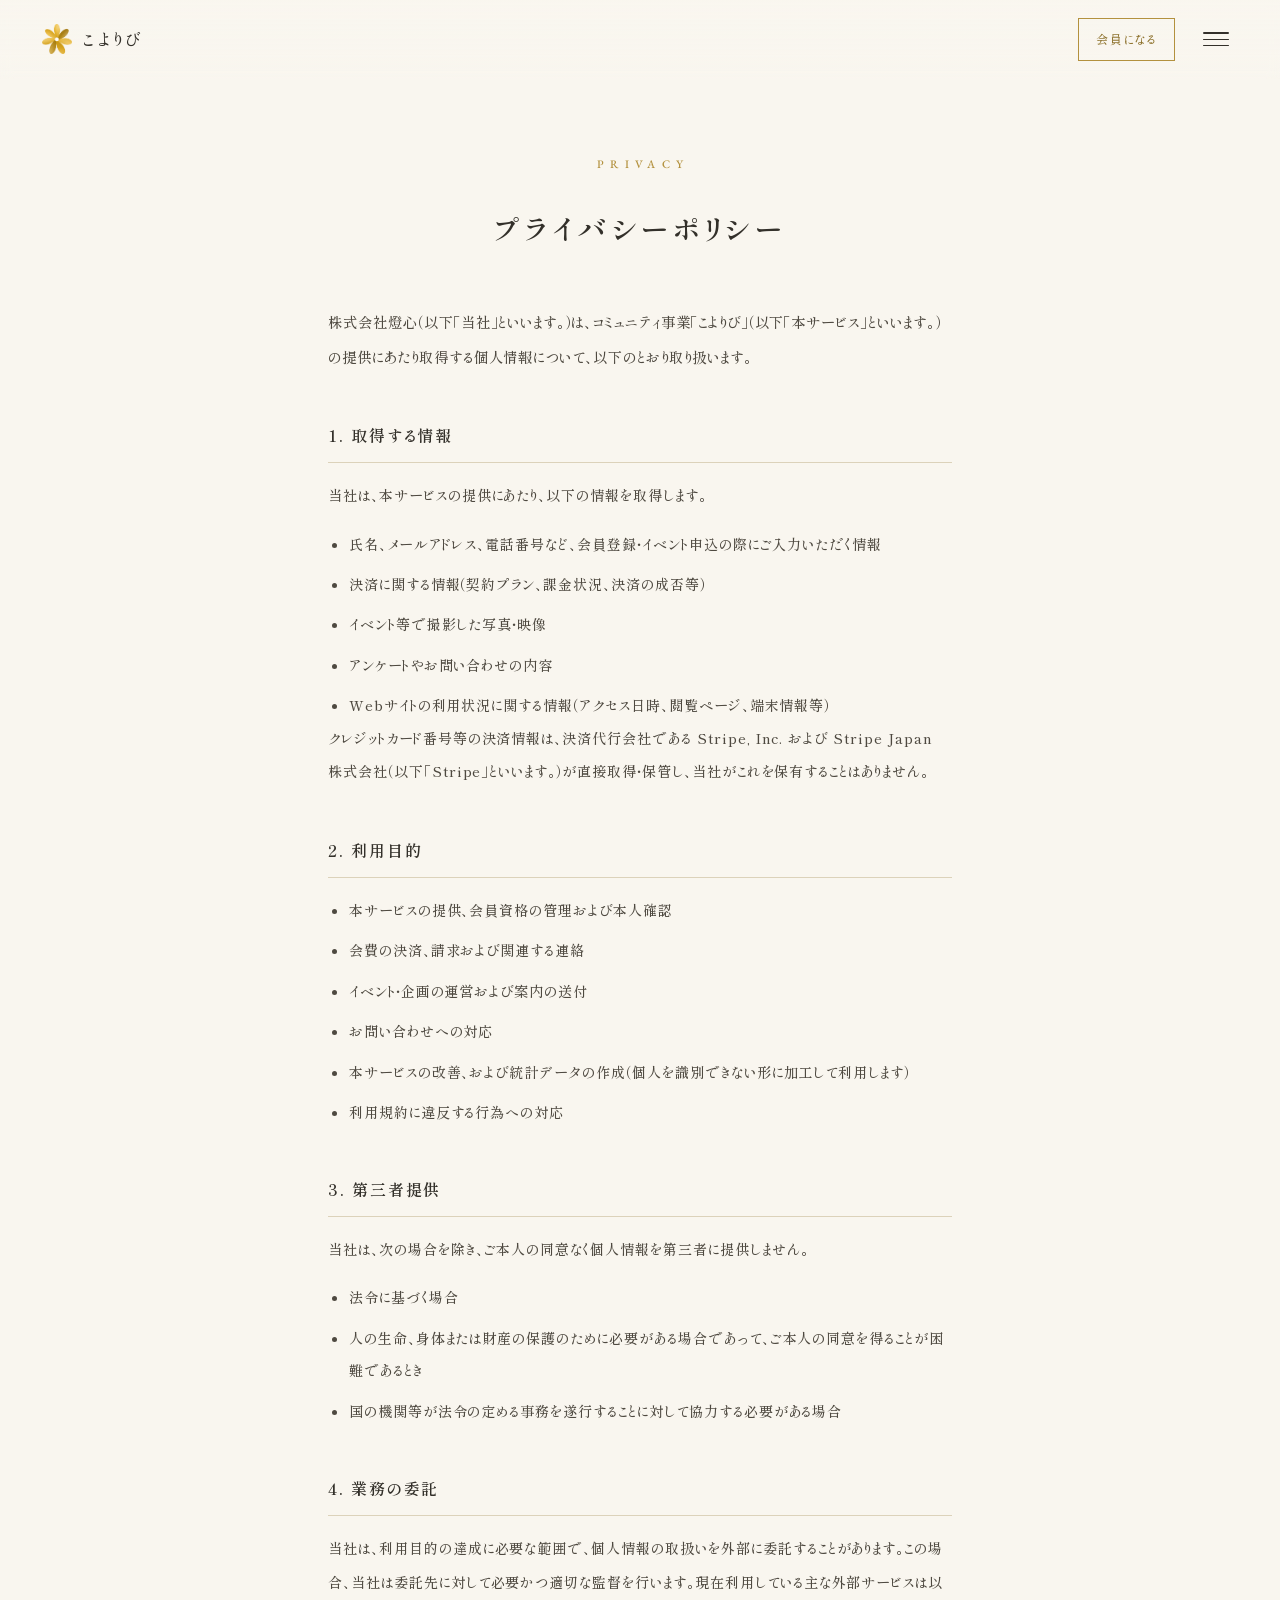
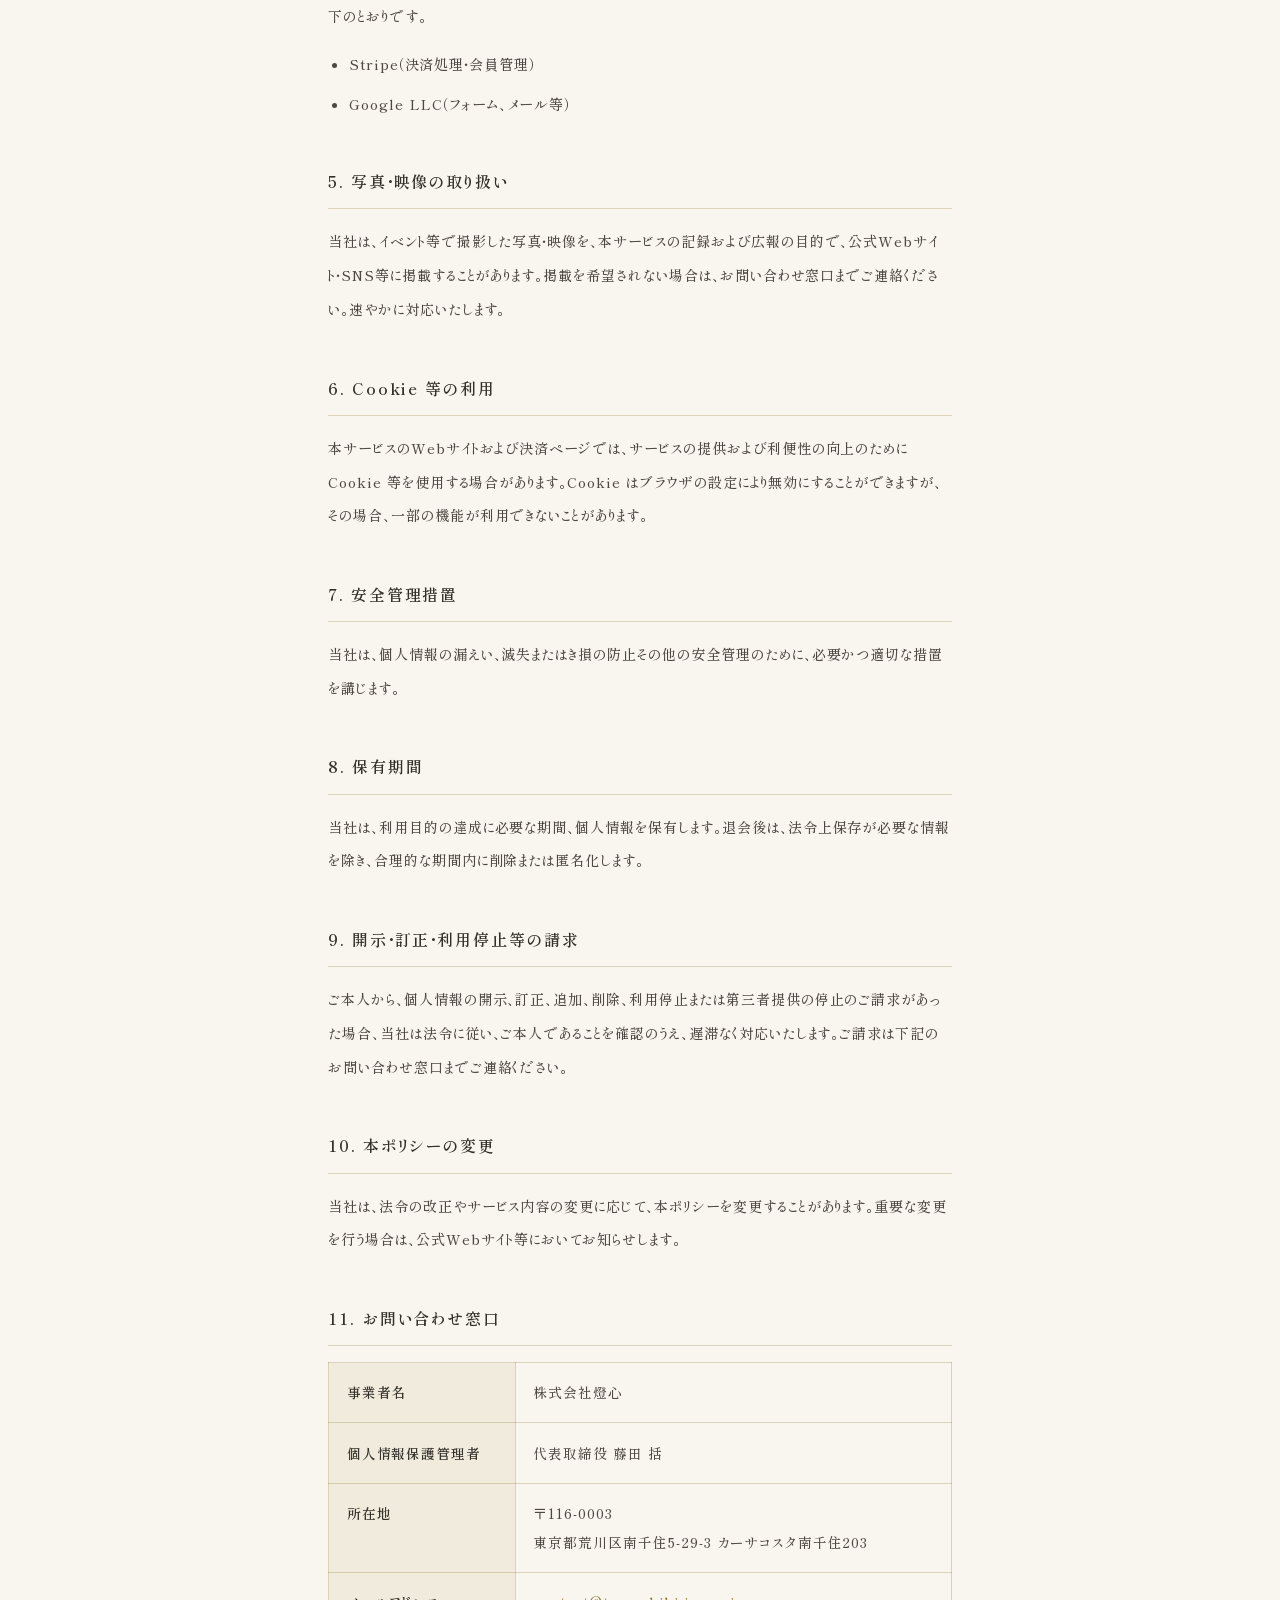
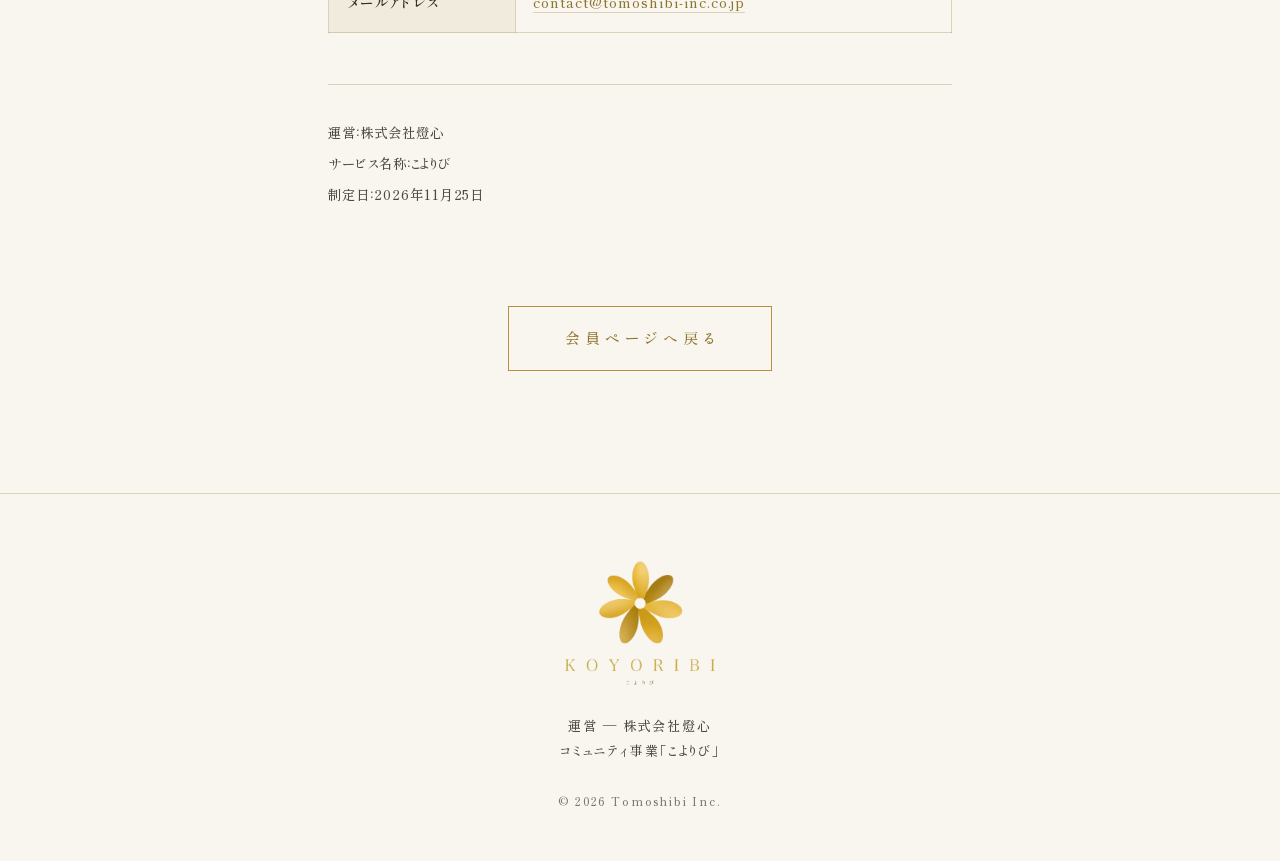
<file: privacy.html>
<!DOCTYPE html>
<html lang="ja">
<head>
<meta charset="UTF-8">
<meta name="viewport" content="width=device-width, initial-scale=1.0">
<title>プライバシーポリシー ｜ こよりび</title>
<meta name="description" content="こよりびにおける個人情報の取り扱いについて。">
<meta name="robots" content="noindex">
<link rel="preconnect" href="https://fonts.googleapis.com">
<link rel="preconnect" href="https://fonts.gstatic.com" crossorigin>
<link href="https://fonts.googleapis.com/css2?family=Shippori+Mincho:wght@400;500;600&family=EB+Garamond:wght@400;500&display=swap" rel="stylesheet">
<link rel="icon" href="logo-mark.png">
<link rel="stylesheet" href="style.css">
<style>
.lg-hero{ padding:9.5rem 1.5rem 3rem; text-align:center; }
.lg-hero h1{ font-size:clamp(1.3rem,3.4vw,1.75rem); letter-spacing:.16em; }
.lg-body{ padding:0 0 clamp(4rem,9vw,6rem); }
.lg-body .lead{ font-size:.9rem; line-height:2.4; color:var(--sumi-soft); margin-bottom:2.8rem; }
.lg-body h2{
  font-size:1rem; letter-spacing:.12em; margin:2.8rem 0 1rem;
  padding-bottom:.6rem; border-bottom:1px solid var(--line);
}
.lg-body h2:first-of-type{ margin-top:0; }
.lg-body p{ font-size:.88rem; line-height:2.4; color:var(--sumi-soft); }
.lg-body p + p{ margin-top:1rem; }
.lg-body ol, .lg-body ul{ margin:.9rem 0 0 1.3em; }
.lg-body li{ font-size:.88rem; line-height:2.3; color:var(--sumi-soft); }
.lg-body li + li{ margin-top:.5rem; }
.lg-table{ width:100%; border-collapse:collapse; margin-top:.6rem; }
.lg-table th, .lg-table td{
  border:1px solid var(--line); padding:.95rem 1.1rem;
  font-size:.86rem; line-height:2.1; text-align:left; vertical-align:top;
}
.lg-table th{ width:30%; min-width:8.5em; background:var(--washi-deep); font-weight:600; color:var(--sumi); }
.lg-table td{ color:var(--sumi-soft); }
.lg-fill{ background:rgba(200,64,44,.08); border-bottom:1px dashed #B5432E; color:#8E3221; padding:0 .25em; }
.lg-foot{ margin-top:3.2rem; padding-top:2rem; border-top:1px solid var(--line); font-size:.84rem; line-height:2.3; color:var(--sumi-soft); }
.lg-back{ text-align:center; padding:0 1.5rem clamp(5rem,10vw,7rem); }
@media (max-width:600px){
  .lg-table, .lg-table tbody, .lg-table tr, .lg-table th, .lg-table td{ display:block; width:100%; }
  .lg-table tr{ margin-bottom:1rem; border:1px solid var(--line); }
  .lg-table th, .lg-table td{ border:0; }
  .lg-table th{ border-bottom:1px solid var(--line); }
}
</style>
</head>
<body>

<header class="site" id="siteHeader">
  <a class="brand" href="index.html" aria-label="こよりび トップページ">
    <img class="brand-mark" src="logo-mark.png" alt="" width="30" height="30">
    <span class="name">こよりび</span>
  </a>
  <nav class="global" aria-label="サイト内メニュー">
    <a href="philosophy.html">想い</a>
    <a href="reports.html">記録</a>
    <a href="magazine.html">読む</a>
    <a href="index.html#member">会員</a>
  </nav>
</header>

<div class="lg-hero">
  <span class="eyebrow">Privacy</span>
  <h1>プライバシーポリシー</h1>
</div>

<section class="lg-body">
  <div class="wrap-narrow">
    <p class="lead">株式会社燈心（以下「当社」といいます。）は、コミュニティ事業「こよりび」（以下「本サービス」といいます。）の提供にあたり取得する個人情報について、以下のとおり取り扱います。</p>

    <h2>1. 取得する情報</h2>
    <p>当社は、本サービスの提供にあたり、以下の情報を取得します。</p>
    <ul>
      <li>氏名、メールアドレス、電話番号など、会員登録・イベント申込の際にご入力いただく情報</li>
      <li>決済に関する情報（契約プラン、課金状況、決済の成否等）</li>
      <li>イベント等で撮影した写真・映像</li>
      <li>アンケートやお問い合わせの内容</li>
      <li>Webサイトの利用状況に関する情報（アクセス日時、閲覧ページ、端末情報等）</li>
    </ul>
    <p>クレジットカード番号等の決済情報は、決済代行会社である Stripe, Inc. および Stripe Japan 株式会社（以下「Stripe」といいます。）が直接取得・保管し、当社がこれを保有することはありません。</p>

    <h2>2. 利用目的</h2>
    <ul>
      <li>本サービスの提供、会員資格の管理および本人確認</li>
      <li>会費の決済、請求および関連する連絡</li>
      <li>イベント・企画の運営および案内の送付</li>
      <li>お問い合わせへの対応</li>
      <li>本サービスの改善、および統計データの作成（個人を識別できない形に加工して利用します）</li>
      <li>利用規約に違反する行為への対応</li>
    </ul>

    <h2>3. 第三者提供</h2>
    <p>当社は、次の場合を除き、ご本人の同意なく個人情報を第三者に提供しません。</p>
    <ul>
      <li>法令に基づく場合</li>
      <li>人の生命、身体または財産の保護のために必要がある場合であって、ご本人の同意を得ることが困難であるとき</li>
      <li>国の機関等が法令の定める事務を遂行することに対して協力する必要がある場合</li>
    </ul>

    <h2>4. 業務の委託</h2>
    <p>当社は、利用目的の達成に必要な範囲で、個人情報の取扱いを外部に委託することがあります。この場合、当社は委託先に対して必要かつ適切な監督を行います。現在利用している主な外部サービスは以下のとおりです。</p>
    <ul>
      <li>Stripe（決済処理・会員管理）</li>
      <li>Google LLC（フォーム、メール等）</li>
    </ul>

    <h2>5. 写真・映像の取り扱い</h2>
    <p>当社は、イベント等で撮影した写真・映像を、本サービスの記録および広報の目的で、公式Webサイト・SNS等に掲載することがあります。掲載を希望されない場合は、お問い合わせ窓口までご連絡ください。速やかに対応いたします。</p>

    <h2>6. Cookie 等の利用</h2>
    <p>本サービスのWebサイトおよび決済ページでは、サービスの提供および利便性の向上のために Cookie 等を使用する場合があります。Cookie はブラウザの設定により無効にすることができますが、その場合、一部の機能が利用できないことがあります。</p>

    <h2>7. 安全管理措置</h2>
    <p>当社は、個人情報の漏えい、滅失またはき損の防止その他の安全管理のために、必要かつ適切な措置を講じます。</p>

    <h2>8. 保有期間</h2>
    <p>当社は、利用目的の達成に必要な期間、個人情報を保有します。退会後は、法令上保存が必要な情報を除き、合理的な期間内に削除または匿名化します。</p>

    <h2>9. 開示・訂正・利用停止等の請求</h2>
    <p>ご本人から、個人情報の開示、訂正、追加、削除、利用停止または第三者提供の停止のご請求があった場合、当社は法令に従い、ご本人であることを確認のうえ、遅滞なく対応いたします。ご請求は下記のお問い合わせ窓口までご連絡ください。</p>

    <h2>10. 本ポリシーの変更</h2>
    <p>当社は、法令の改正やサービス内容の変更に応じて、本ポリシーを変更することがあります。重要な変更を行う場合は、公式Webサイト等においてお知らせします。</p>

    <h2>11. お問い合わせ窓口</h2>
    <table class="lg-table">
      <tr><th>事業者名</th><td>株式会社燈心</td></tr>
      <tr><th>個人情報保護管理者</th><td>代表取締役 藤田 括</td></tr>
      <tr><th>所在地</th><td>〒116-0003<br>東京都荒川区南千住5-29-3 カーサコスタ南千住203</td></tr>
      <tr><th>メールアドレス</th><td><a href="mailto:contact@tomoshibi-inc.co.jp" style="color:var(--kin-deep); border-bottom:1px solid var(--line);">contact@tomoshibi-inc.co.jp</a></td></tr>
    </table>
    <div class="lg-foot">
      運営：株式会社燈心<br>
      サービス名称：こよりび<br>
      制定日：2026年11月25日
    </div>
  </div>
</section>

<div class="lg-back">
  <a class="btn" href="index.html#member">会員ページへ戻る</a>
</div>

<footer class="site">
  <div class="foot-logo"><img src="logo-full-jp.png" alt="こよりび KOYORIBI"></div>
  <p class="company">運営 ― 株式会社燈心<br>コミュニティ事業「こよりび」</p>
  <p class="copy">&copy; 2026 Tomoshibi Inc.</p>
</footer>

<script src="nav.js" defer></script>
<script>
(function(){
  const h = document.getElementById("siteHeader");
  addEventListener("scroll", ()=> h.classList.toggle("scrolled", scrollY > 30), { passive:true });
})();
</script>
</body>
</html>
</file>
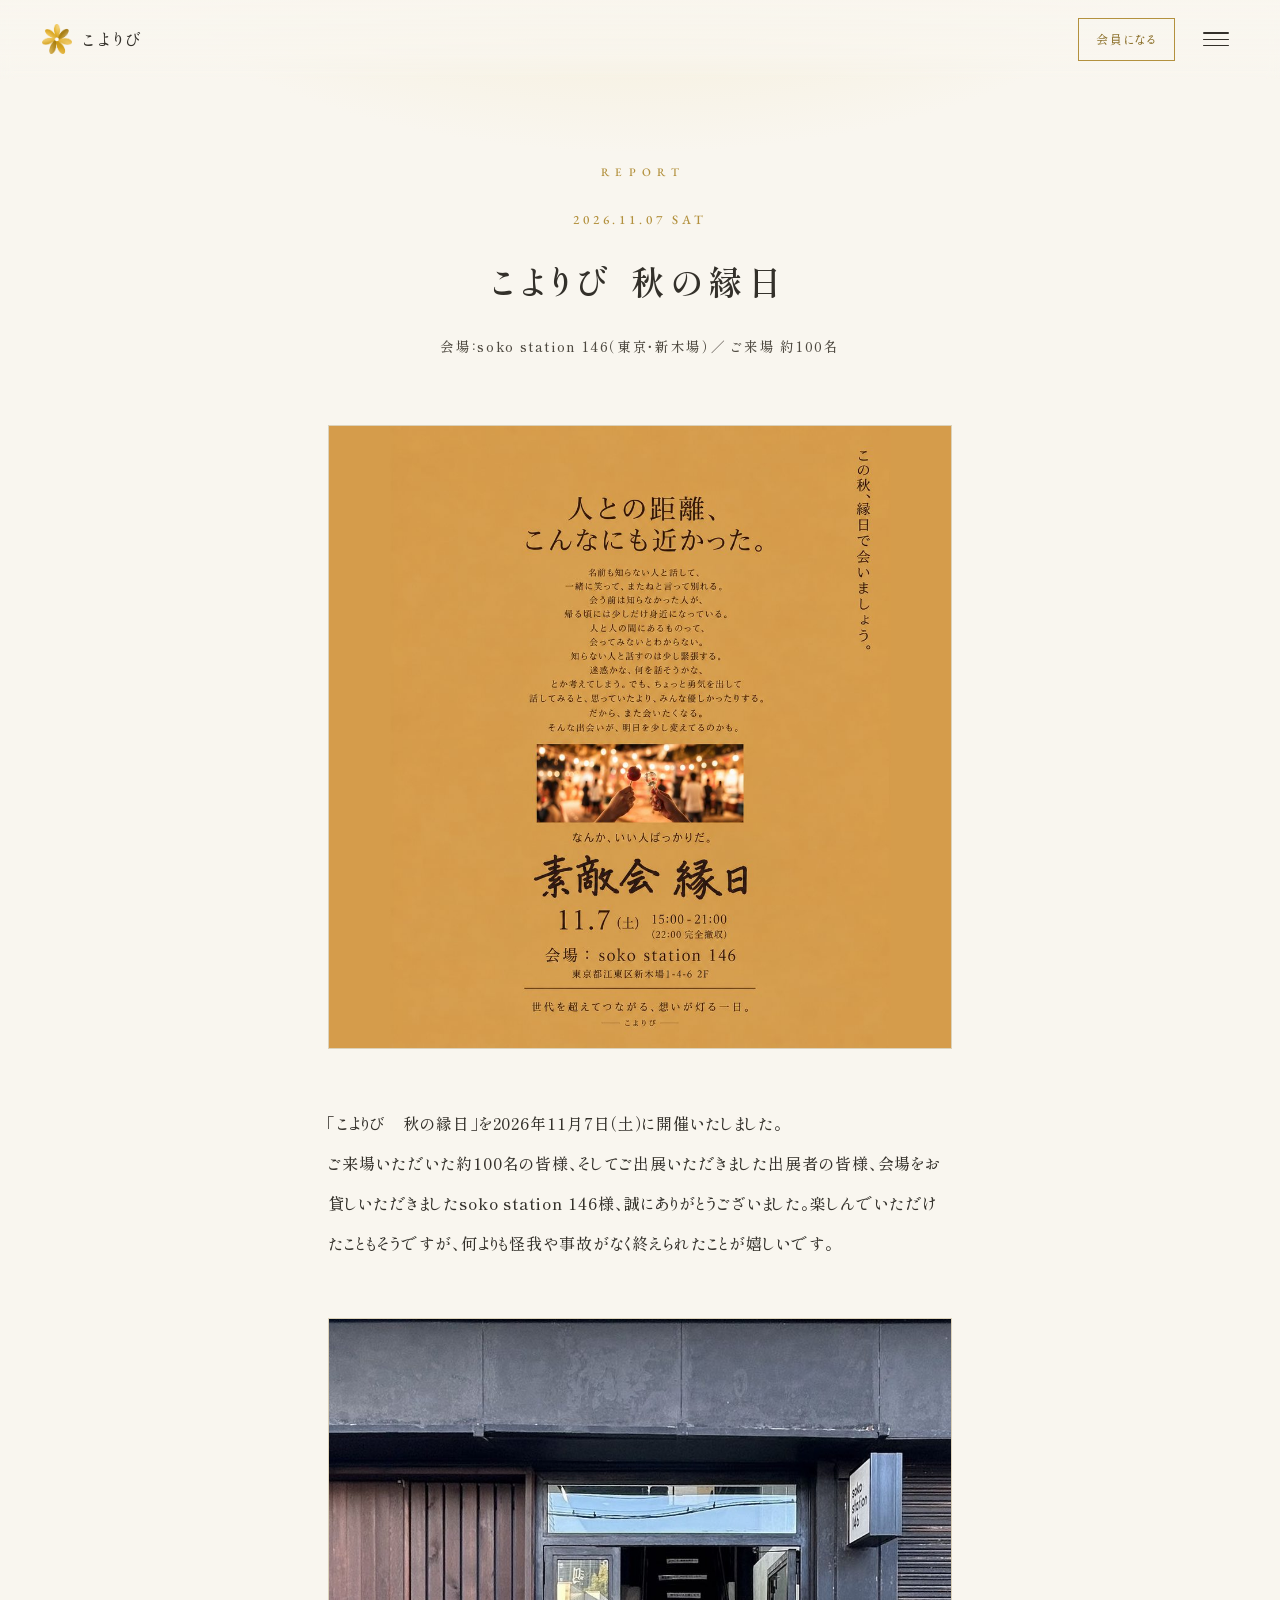
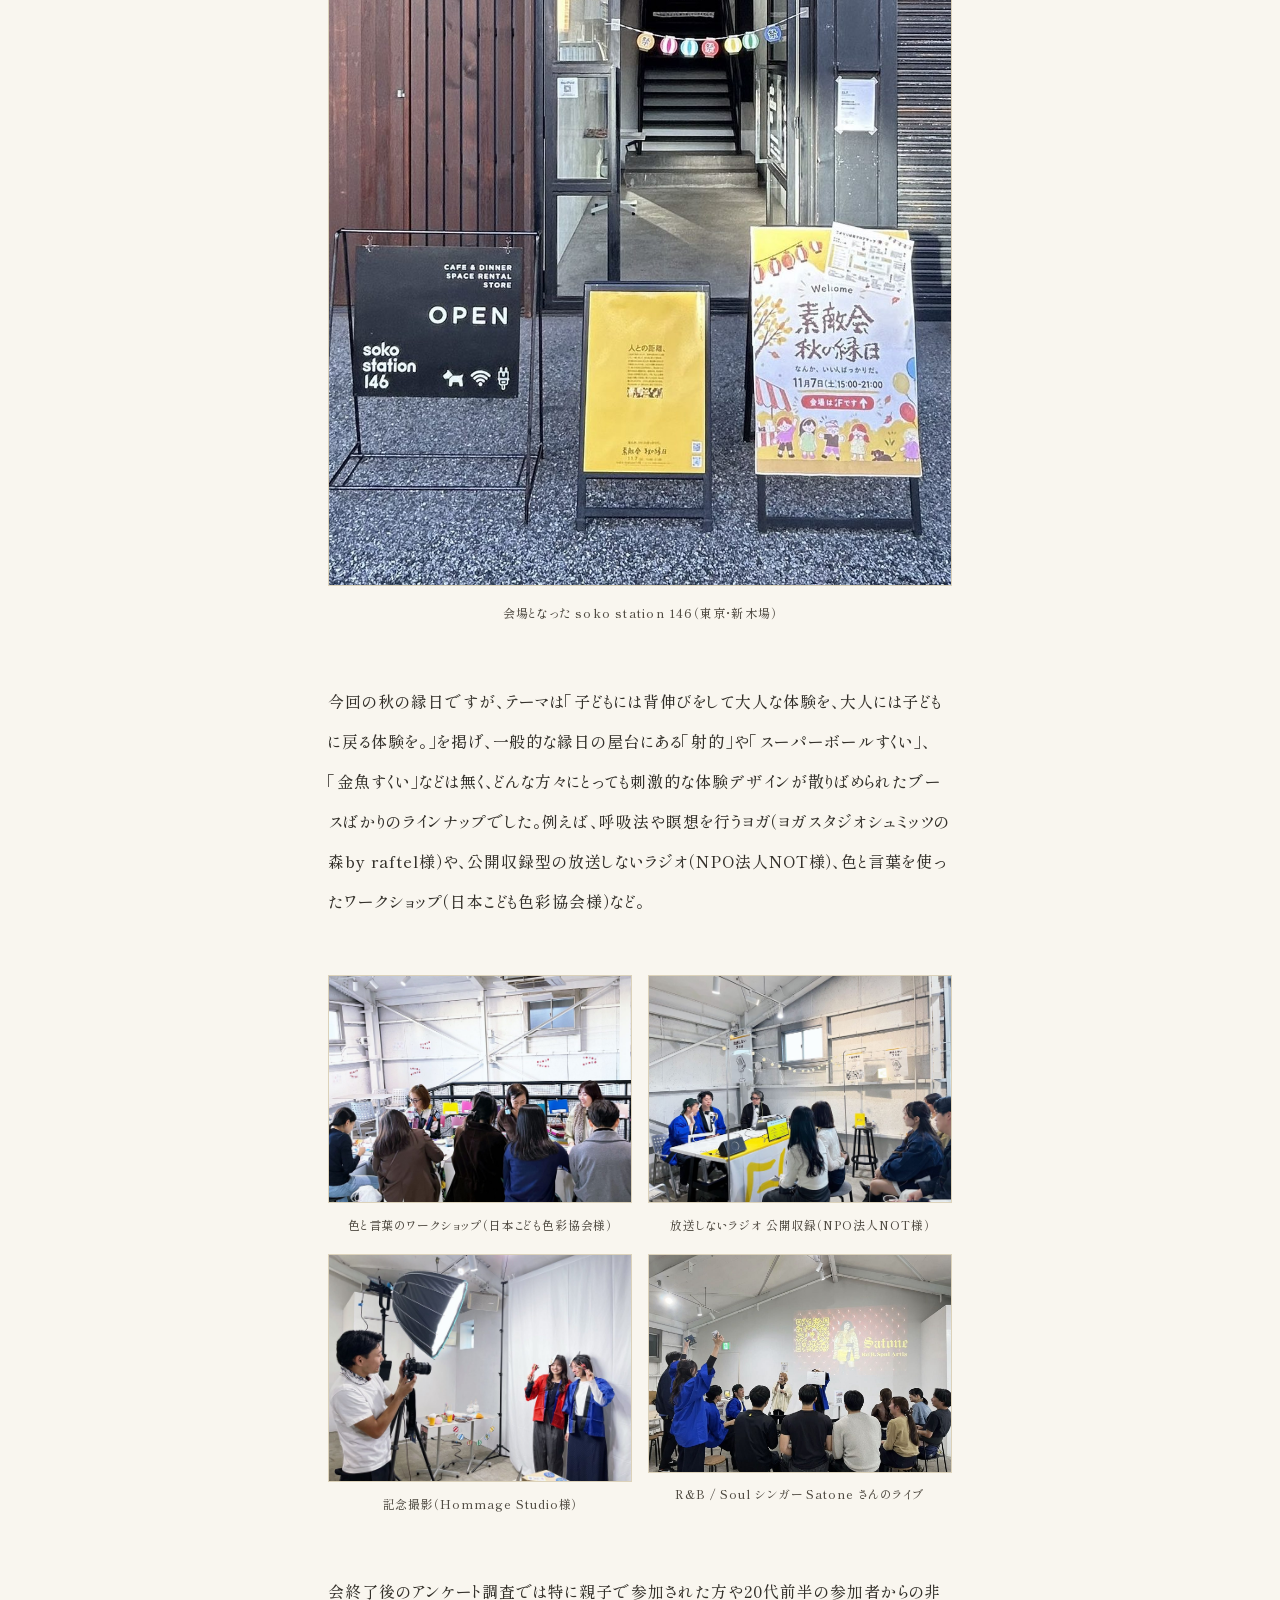
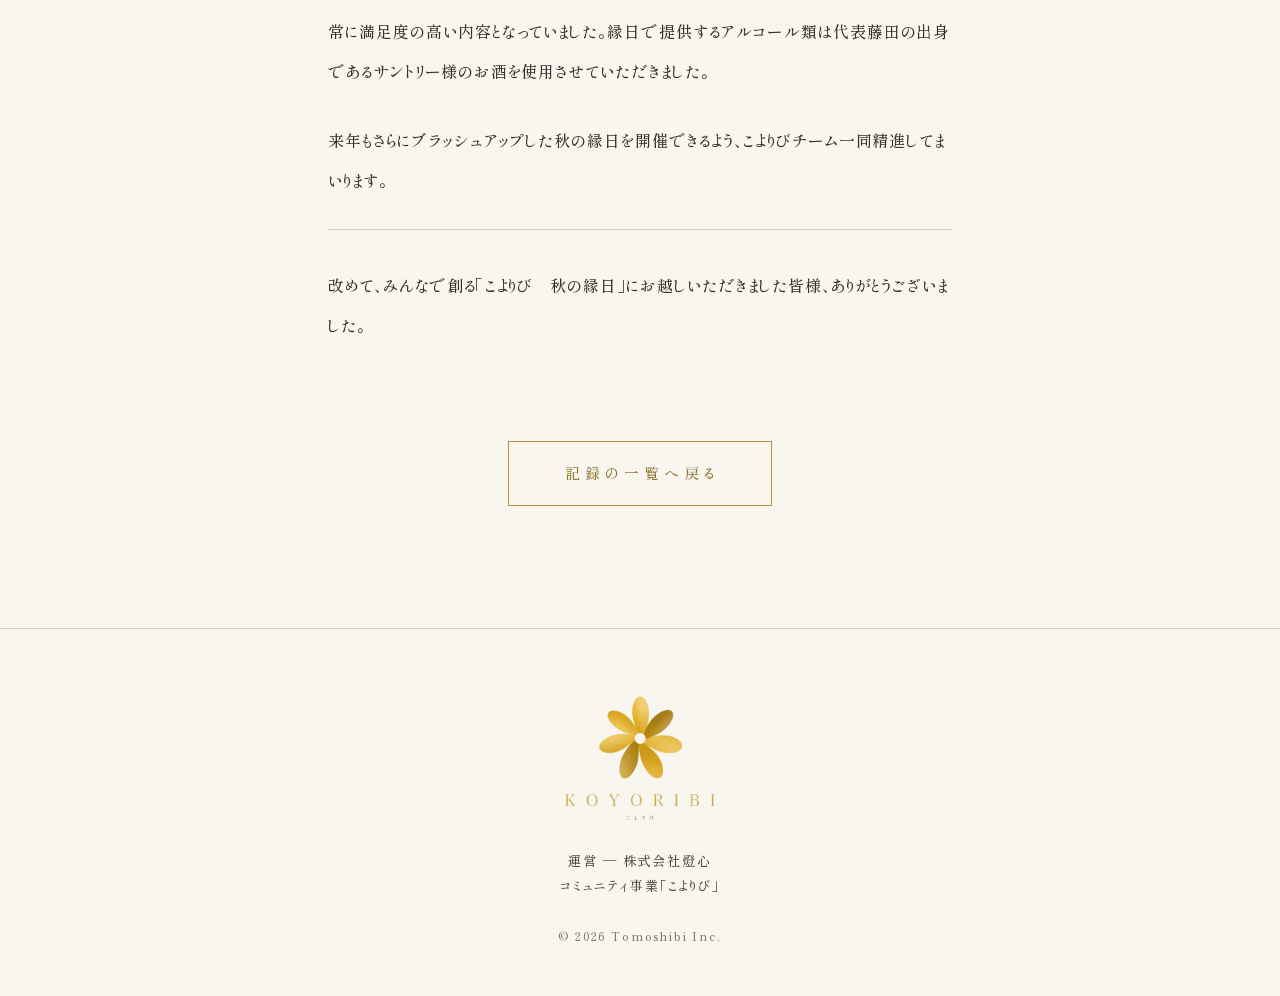
<file: report-itto.html>
<!DOCTYPE html>
<html lang="ja">
<head>
<meta charset="UTF-8">
<meta name="viewport" content="width=device-width, initial-scale=1.0">
<title>素敵会「秋の縁日」開催レポート ｜ こよりび</title>
<meta name="description" content="2026年11月7日（土）、soko station 146 で開催した「こよりび 秋の縁日」の開催レポート。約100名の皆様にお越しいただきました。">
<link rel="preconnect" href="https://fonts.googleapis.com">
<link rel="preconnect" href="https://fonts.gstatic.com" crossorigin>
<link href="https://fonts.googleapis.com/css2?family=Shippori+Mincho:wght@400;500;600&family=EB+Garamond:wght@400;500&display=swap" rel="stylesheet">
<link rel="icon" href="logo-mark.png">
<link rel="stylesheet" href="style.css">
<style>
.rep-hero{
  padding:10rem 1.5rem 4rem; text-align:center;
  background:radial-gradient(760px 340px at 50% -20%, rgba(235,220,168,.4), transparent 70%), var(--washi);
}
.rep-date{ font-family:var(--latin); font-size:.8rem; letter-spacing:.3em; color:var(--kin); margin-bottom:1rem; }
.rep-hero h1{ font-size:clamp(1.5rem, 4vw, 2.1rem); letter-spacing:.18em; line-height:1.9; }
.rep-sub{ margin-top:1.2rem; font-size:.85rem; letter-spacing:.12em; color:var(--sumi-soft); }
.rep-body{ padding:0 0 clamp(4rem,9vw,6rem); }
.rep-key{ width:100%; height:auto; display:block; border:1px solid var(--line); margin-bottom:clamp(2.4rem,6vw,3.4rem); }
.rep-body p{ font-size:clamp(.94rem,2vw,1rem); line-height:2.5; }
.rep-body p + p{ margin-top:1.8rem; }
.rep-fig{ margin:clamp(2.4rem,6vw,3.4rem) 0; }
.rep-fig img{ width:100%; height:auto; display:block; border:1px solid var(--line); }
.rep-fig figcaption{ margin-top:.9rem; font-size:.76rem; letter-spacing:.1em; color:var(--sumi-soft); text-align:center; }
.rep-grid{ display:grid; grid-template-columns:repeat(auto-fit, minmax(min(100%,240px), 1fr)); gap:1rem; }
.rep-grid figure{ margin:0; }
.rep-grid img{ width:100%; height:auto; display:block; border:1px solid var(--line); }
.rep-grid figcaption{ margin-top:.6rem; font-size:.74rem; letter-spacing:.08em; color:var(--sumi-soft); }
.rep-thanks{ margin-top:clamp(2.6rem,6vw,3.6rem); padding-top:2.2rem; border-top:1px solid var(--line); }
.nav-join{ border:1px solid var(--kin); color:var(--kin-deep)!important;
  padding:.5rem 1.1rem!important; font-size:.76rem!important; letter-spacing:.14em!important;
  transition:background .35s, color .35s; }
.nav-join::after{ display:none!important; }
.nav-join:hover{ background:var(--kin); color:var(--washi)!important; }
@media (max-width:640px){ .nav-join{ padding:.42rem .8rem!important; font-size:.7rem!important; letter-spacing:.08em!important; } }
.rep-back{ text-align:center; padding:0 1.5rem clamp(5rem,10vw,7rem); }
</style>
</head>
<body>

<header class="site" id="siteHeader">
  <a class="brand" href="index.html" aria-label="こよりび トップページ">
    <img class="brand-mark" src="logo-mark.png" alt="" width="30" height="30">
    <span class="name">こよりび</span>
  </a>
  <nav class="global" aria-label="サイト内メニュー">
    <a href="philosophy.html">想い</a>
    <a href="reports.html">記録</a>
    <a href="magazine.html">読む</a>
    <a class="nav-join" href="index.html#member">会員になる</a>
  </nav>
</header>

<div class="rep-hero">
  <span class="eyebrow">Report</span>
  <p class="rep-date">2026.11.07 SAT</p>
  <h1>こよりび 秋の縁日</h1>
  <p class="rep-sub">会場：soko station 146（東京・新木場）／ ご来場 約100名</p>
</div>

<section class="rep-body">
  <div class="wrap-narrow reveal">
    <img class="rep-key" src="event-itto.jpg" alt="こよりび 秋の縁日 の告知ビジュアル">
    <p>「こよりび　秋の縁日」を2026年11月7日（土）に開催いたしました。<br>ご来場いただいた約100名の皆様、そしてご出展いただきました出展者の皆様、会場をお貸しいただきましたsoko station 146様、誠にありがとうございました。楽しんでいただけたこともそうですが、何よりも怪我や事故がなく終えられたことが嬉しいです。</p>
    <figure class="rep-fig">
      <img src="ev/itto-venue.jpg" alt="会場となった soko station 146（東京・新木場）" loading="lazy">
      <figcaption>会場となった soko station 146（東京・新木場）</figcaption>
    </figure>
    <p>今回の秋の縁日ですが、テーマは「子どもには背伸びをして大人な体験を、大人には子どもに戻る体験を。」を掲げ、一般的な縁日の屋台にある「射的」や「スーパーボールすくい」、「金魚すくい」などは無く、どんな方々にとっても刺激的な体験デザインが散りばめられたブースばかりのラインナップでした。例えば、呼吸法や瞑想を行うヨガ（ヨガスタジオシュミッツの森by raftel様）や、公開収録型の放送しないラジオ（NPO法人NOT様）、色と言葉を使ったワークショップ（日本こども色彩協会様）など。</p>
    <div class="rep-fig rep-grid">
      <figure>
        <img src="ev/itto-shikisai.jpg" alt="色と言葉のワークショップ（日本こども色彩協会様）" loading="lazy">
        <figcaption>色と言葉のワークショップ（日本こども色彩協会様）</figcaption>
      </figure>
      <figure>
        <img src="ev/itto-not.jpg" alt="放送しないラジオ 公開収録（NPO法人NOT様）" loading="lazy">
        <figcaption>放送しないラジオ 公開収録（NPO法人NOT様）</figcaption>
      </figure>
      <figure>
        <img src="ev/itto-hommage.jpg" alt="記念撮影（Hommage Studio様）" loading="lazy">
        <figcaption>記念撮影（Hommage Studio様）</figcaption>
      </figure>
      <figure>
        <img src="ev/itto-satone.jpg" alt="R&B / Soul シンガー Satone さんのライブ" loading="lazy">
        <figcaption>R&B / Soul シンガー Satone さんのライブ</figcaption>
      </figure>
    </div>
    <p>会終了後のアンケート調査では特に親子で参加された方や20代前半の参加者からの非常に満足度の高い内容となっていました。縁日で提供するアルコール類は代表藤田の出身であるサントリー様のお酒を使用させていただきました。</p>
    <p>来年もさらにブラッシュアップした秋の縁日を開催できるよう、こよりびチーム一同精進してまいります。</p>
    <p class="rep-thanks">改めて、みんなで創る「こよりび　秋の縁日」にお越しいただきました皆様、ありがとうございました。</p>
  </div>
</section>

<div class="rep-back">
  <a class="btn" href="reports.html">記録の一覧へ戻る</a>
</div>

<footer class="site">
  <div class="foot-logo"><img src="logo-full-jp.png" alt="こよりび KOYORIBI"></div>
  <p class="company">運営 ― 株式会社燈心<br>コミュニティ事業「こよりび」</p>
  <p class="copy">&copy; 2026 Tomoshibi Inc.</p>
</footer>

<script src="nav.js" defer></script>
<script>
(function(){
  const io = new IntersectionObserver(es=>{
    es.forEach(e=>{ if(e.isIntersecting){ e.target.classList.add("in"); io.unobserve(e.target); } });
  },{ threshold:.08 });
  document.querySelectorAll(".reveal").forEach(el=>io.observe(el));
})();
(function(){
  const h = document.getElementById("siteHeader");
  addEventListener("scroll", ()=> h.classList.toggle("scrolled", scrollY > 30), { passive:true });
})();
</script>
</body>
</html>
</file>
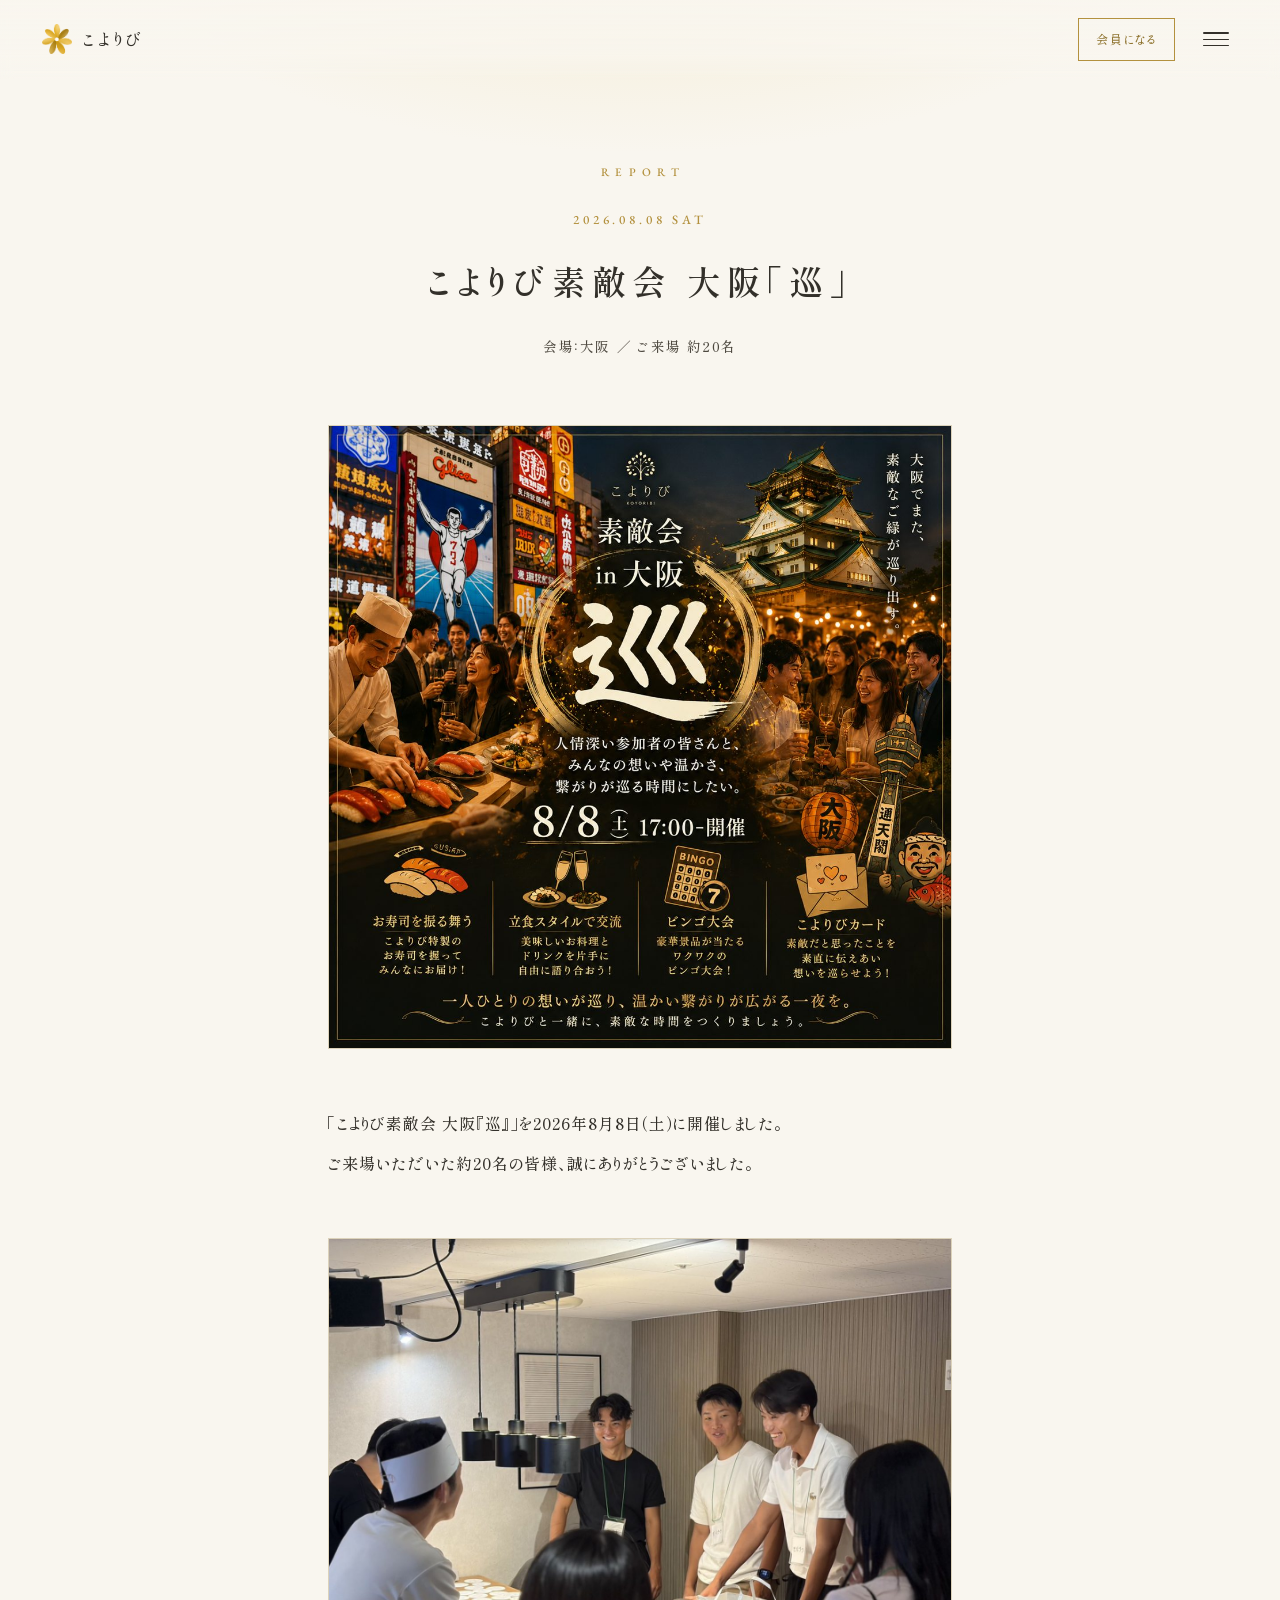
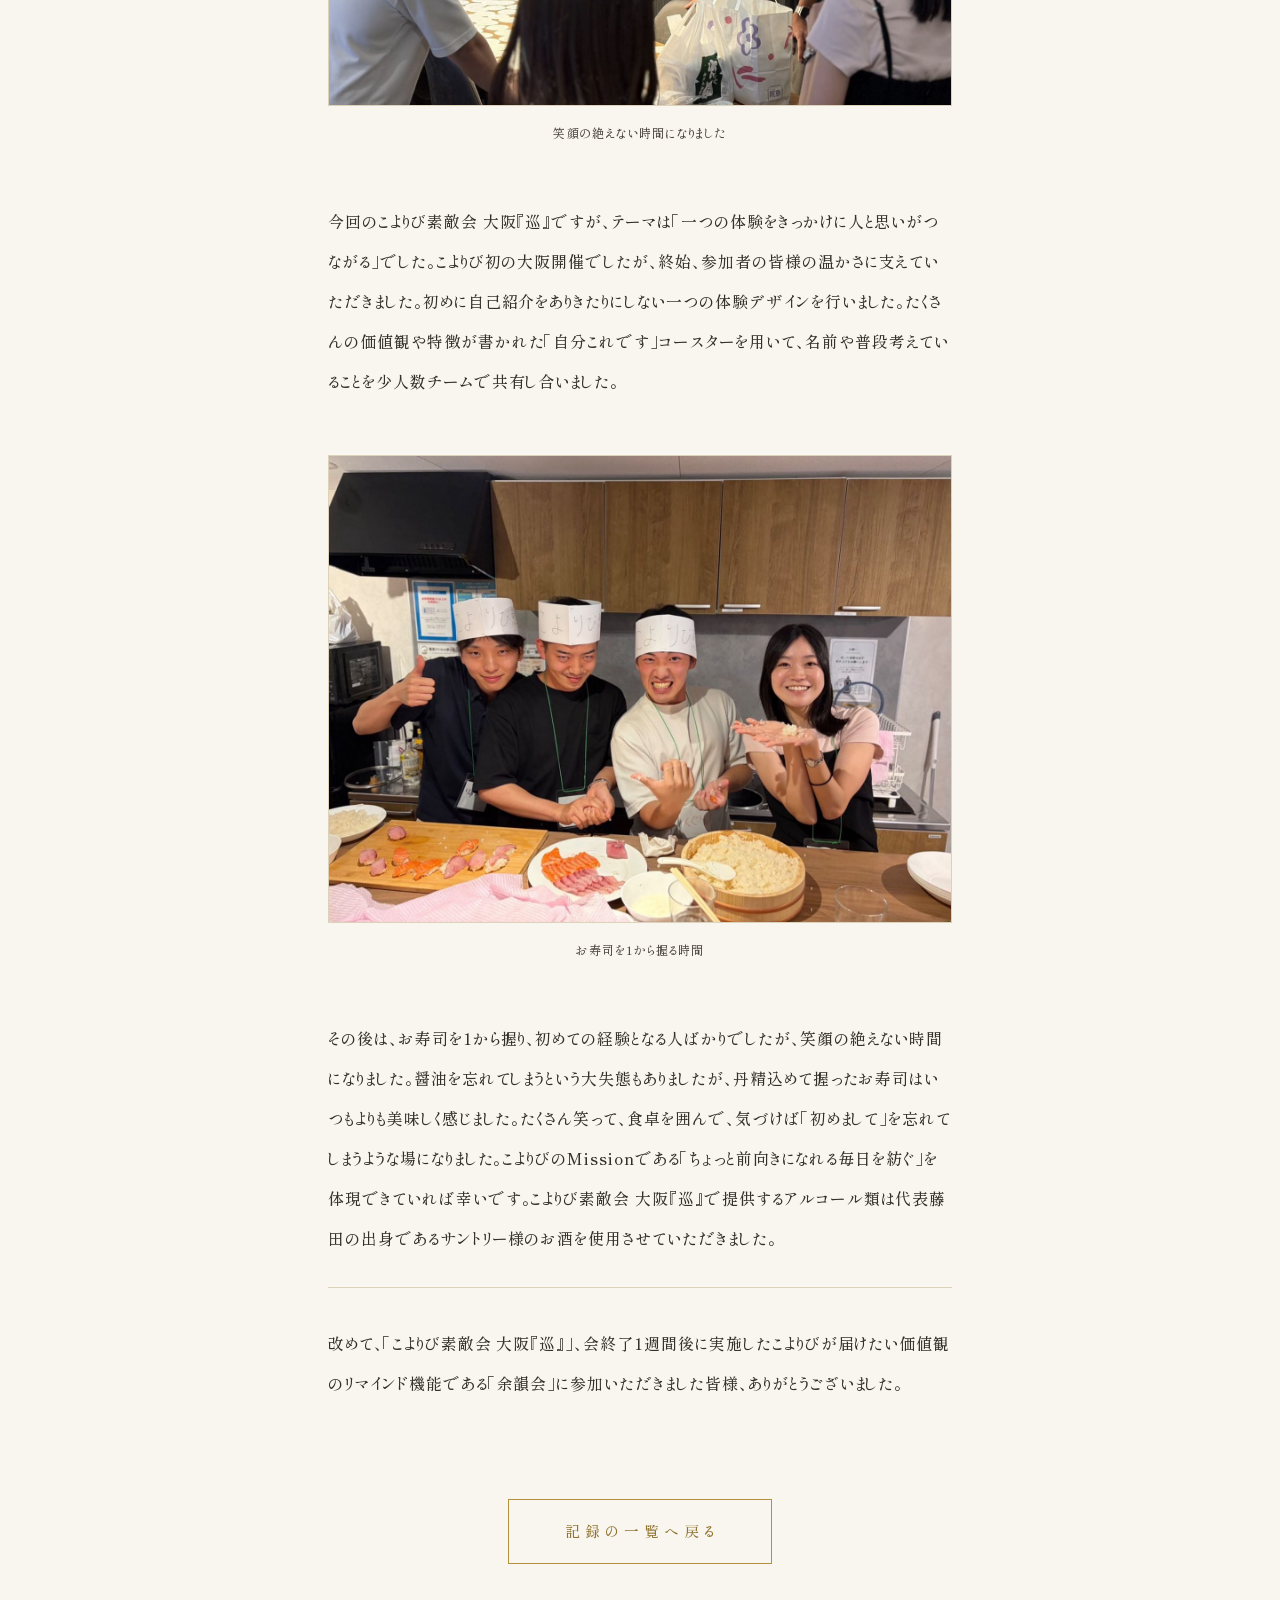
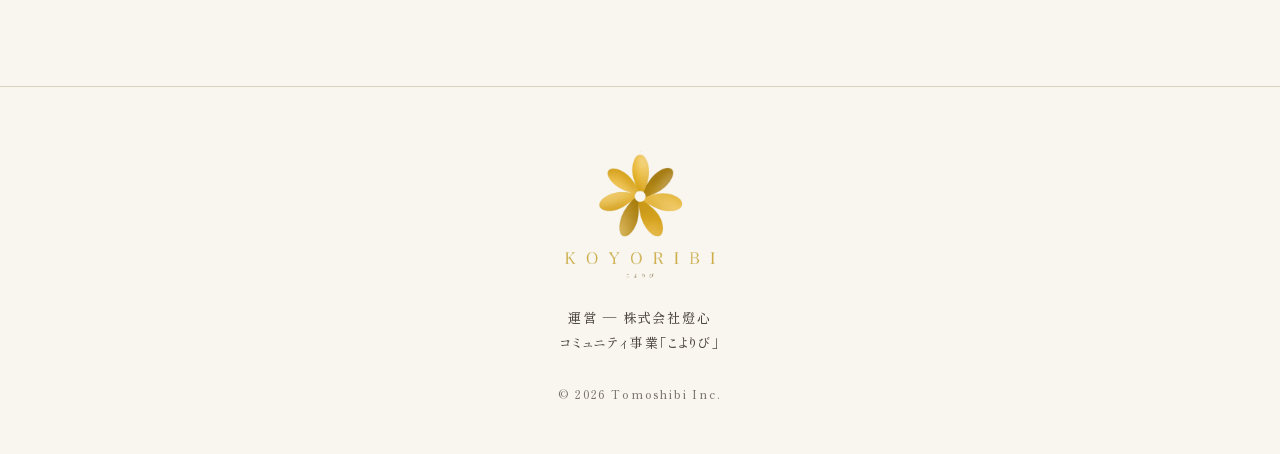
<file: report-meguri.html>
<!DOCTYPE html>
<html lang="ja">
<head>
<meta charset="UTF-8">
<meta name="viewport" content="width=device-width, initial-scale=1.0">
<title>こよりび素敵会 大阪「巡」開催レポート ｜ こよりび</title>
<meta name="description" content="2026年8月8日（土）に開催した「こよりび素敵会 大阪『巡』」の開催レポート。こよりび初の大阪開催。">
<link rel="preconnect" href="https://fonts.googleapis.com">
<link rel="preconnect" href="https://fonts.gstatic.com" crossorigin>
<link href="https://fonts.googleapis.com/css2?family=Shippori+Mincho:wght@400;500;600&family=EB+Garamond:wght@400;500&display=swap" rel="stylesheet">
<link rel="icon" href="logo-mark.png">
<link rel="stylesheet" href="style.css">
<style>
.rep-hero{
  padding:10rem 1.5rem 4rem; text-align:center;
  background:radial-gradient(760px 340px at 50% -20%, rgba(235,220,168,.4), transparent 70%), var(--washi);
}
.rep-date{ font-family:var(--latin); font-size:.8rem; letter-spacing:.3em; color:var(--kin); margin-bottom:1rem; }
.rep-hero h1{ font-size:clamp(1.5rem, 4vw, 2.1rem); letter-spacing:.18em; line-height:1.9; }
.rep-sub{ margin-top:1.2rem; font-size:.85rem; letter-spacing:.12em; color:var(--sumi-soft); }
.rep-body{ padding:0 0 clamp(4rem,9vw,6rem); }
.rep-key{ width:100%; height:auto; display:block; border:1px solid var(--line); margin-bottom:clamp(2.4rem,6vw,3.4rem); }
.rep-body p{ font-size:clamp(.94rem,2vw,1rem); line-height:2.5; }
.rep-body p + p{ margin-top:1.8rem; }
.rep-fig{ margin:clamp(2.4rem,6vw,3.4rem) 0; }
.rep-fig img{ width:100%; height:auto; display:block; border:1px solid var(--line); }
.rep-fig figcaption{ margin-top:.9rem; font-size:.76rem; letter-spacing:.1em; color:var(--sumi-soft); text-align:center; }
.rep-grid{ display:grid; grid-template-columns:repeat(auto-fit, minmax(min(100%,240px), 1fr)); gap:1rem; }
.rep-grid figure{ margin:0; }
.rep-grid img{ width:100%; height:auto; display:block; border:1px solid var(--line); }
.rep-grid figcaption{ margin-top:.6rem; font-size:.74rem; letter-spacing:.08em; color:var(--sumi-soft); }
.rep-thanks{ margin-top:clamp(2.6rem,6vw,3.6rem); padding-top:2.2rem; border-top:1px solid var(--line); }
.nav-join{ border:1px solid var(--kin); color:var(--kin-deep)!important;
  padding:.5rem 1.1rem!important; font-size:.76rem!important; letter-spacing:.14em!important;
  transition:background .35s, color .35s; }
.nav-join::after{ display:none!important; }
.nav-join:hover{ background:var(--kin); color:var(--washi)!important; }
@media (max-width:640px){ .nav-join{ padding:.42rem .8rem!important; font-size:.7rem!important; letter-spacing:.08em!important; } }
.rep-back{ text-align:center; padding:0 1.5rem clamp(5rem,10vw,7rem); }
</style>
</head>
<body>

<header class="site" id="siteHeader">
  <a class="brand" href="index.html" aria-label="こよりび トップページ">
    <img class="brand-mark" src="logo-mark.png" alt="" width="30" height="30">
    <span class="name">こよりび</span>
  </a>
  <nav class="global" aria-label="サイト内メニュー">
    <a href="philosophy.html">想い</a>
    <a href="reports.html">記録</a>
    <a href="magazine.html">読む</a>
    <a class="nav-join" href="index.html#member">会員になる</a>
  </nav>
</header>

<div class="rep-hero">
  <span class="eyebrow">Report</span>
  <p class="rep-date">2026.08.08 SAT</p>
  <h1>こよりび素敵会 大阪「巡」</h1>
  <p class="rep-sub">会場：大阪 ／ ご来場 約20名</p>
</div>

<section class="rep-body">
  <div class="wrap-narrow reveal">
    <img class="rep-key" src="event-meguri.jpg" alt="こよりび素敵会 大阪「巡」 の告知ビジュアル">
    <p>「こよりび素敵会 大阪『巡』」を2026年8月8日（土）に開催しました。<br>ご来場いただいた約20名の皆様、誠にありがとうございました。</p>
    <figure class="rep-fig">
      <img src="ev/meguri-laugh.jpg" alt="笑顔の絶えない時間になりました" loading="lazy">
      <figcaption>笑顔の絶えない時間になりました</figcaption>
    </figure>
    <p>今回のこよりび素敵会 大阪『巡』ですが、テーマは「一つの体験をきっかけに人と思いがつながる」でした。こよりび初の大阪開催でしたが、終始、参加者の皆様の温かさに支えていただきました。初めに自己紹介をありきたりにしない一つの体験デザインを行いました。たくさんの価値観や特徴が書かれた「自分これです」コースターを用いて、名前や普段考えていることを少人数チームで共有し合いました。</p>
    <figure class="rep-fig">
      <img src="ev/meguri-sushi.jpg" alt="お寿司を1から握る時間" loading="lazy">
      <figcaption>お寿司を1から握る時間</figcaption>
    </figure>
    <p>その後は、お寿司を1から握り、初めての経験となる人ばかりでしたが、笑顔の絶えない時間になりました。醤油を忘れてしまうという大失態もありましたが、丹精込めて握ったお寿司はいつもよりも美味しく感じました。たくさん笑って、食卓を囲んで、気づけば「初めまして」を忘れてしまうような場になりました。こよりびのMissionである「ちょっと前向きになれる毎日を紡ぐ」を体現できていれば幸いです。こよりび素敵会 大阪『巡』で提供するアルコール類は代表藤田の出身であるサントリー様のお酒を使用させていただきました。</p>
    <p class="rep-thanks">改めて、「こよりび素敵会 大阪『巡』」、会終了1週間後に実施したこよりびが届けたい価値観のリマインド機能である「余韻会」に参加いただきました皆様、ありがとうございました。</p>
  </div>
</section>

<div class="rep-back">
  <a class="btn" href="reports.html">記録の一覧へ戻る</a>
</div>

<footer class="site">
  <div class="foot-logo"><img src="logo-full-jp.png" alt="こよりび KOYORIBI"></div>
  <p class="company">運営 ― 株式会社燈心<br>コミュニティ事業「こよりび」</p>
  <p class="copy">&copy; 2026 Tomoshibi Inc.</p>
</footer>

<script src="nav.js" defer></script>
<script>
(function(){
  const io = new IntersectionObserver(es=>{
    es.forEach(e=>{ if(e.isIntersecting){ e.target.classList.add("in"); io.unobserve(e.target); } });
  },{ threshold:.08 });
  document.querySelectorAll(".reveal").forEach(el=>io.observe(el));
})();
(function(){
  const h = document.getElementById("siteHeader");
  addEventListener("scroll", ()=> h.classList.toggle("scrolled", scrollY > 30), { passive:true });
})();
</script>
</body>
</html>
</file>
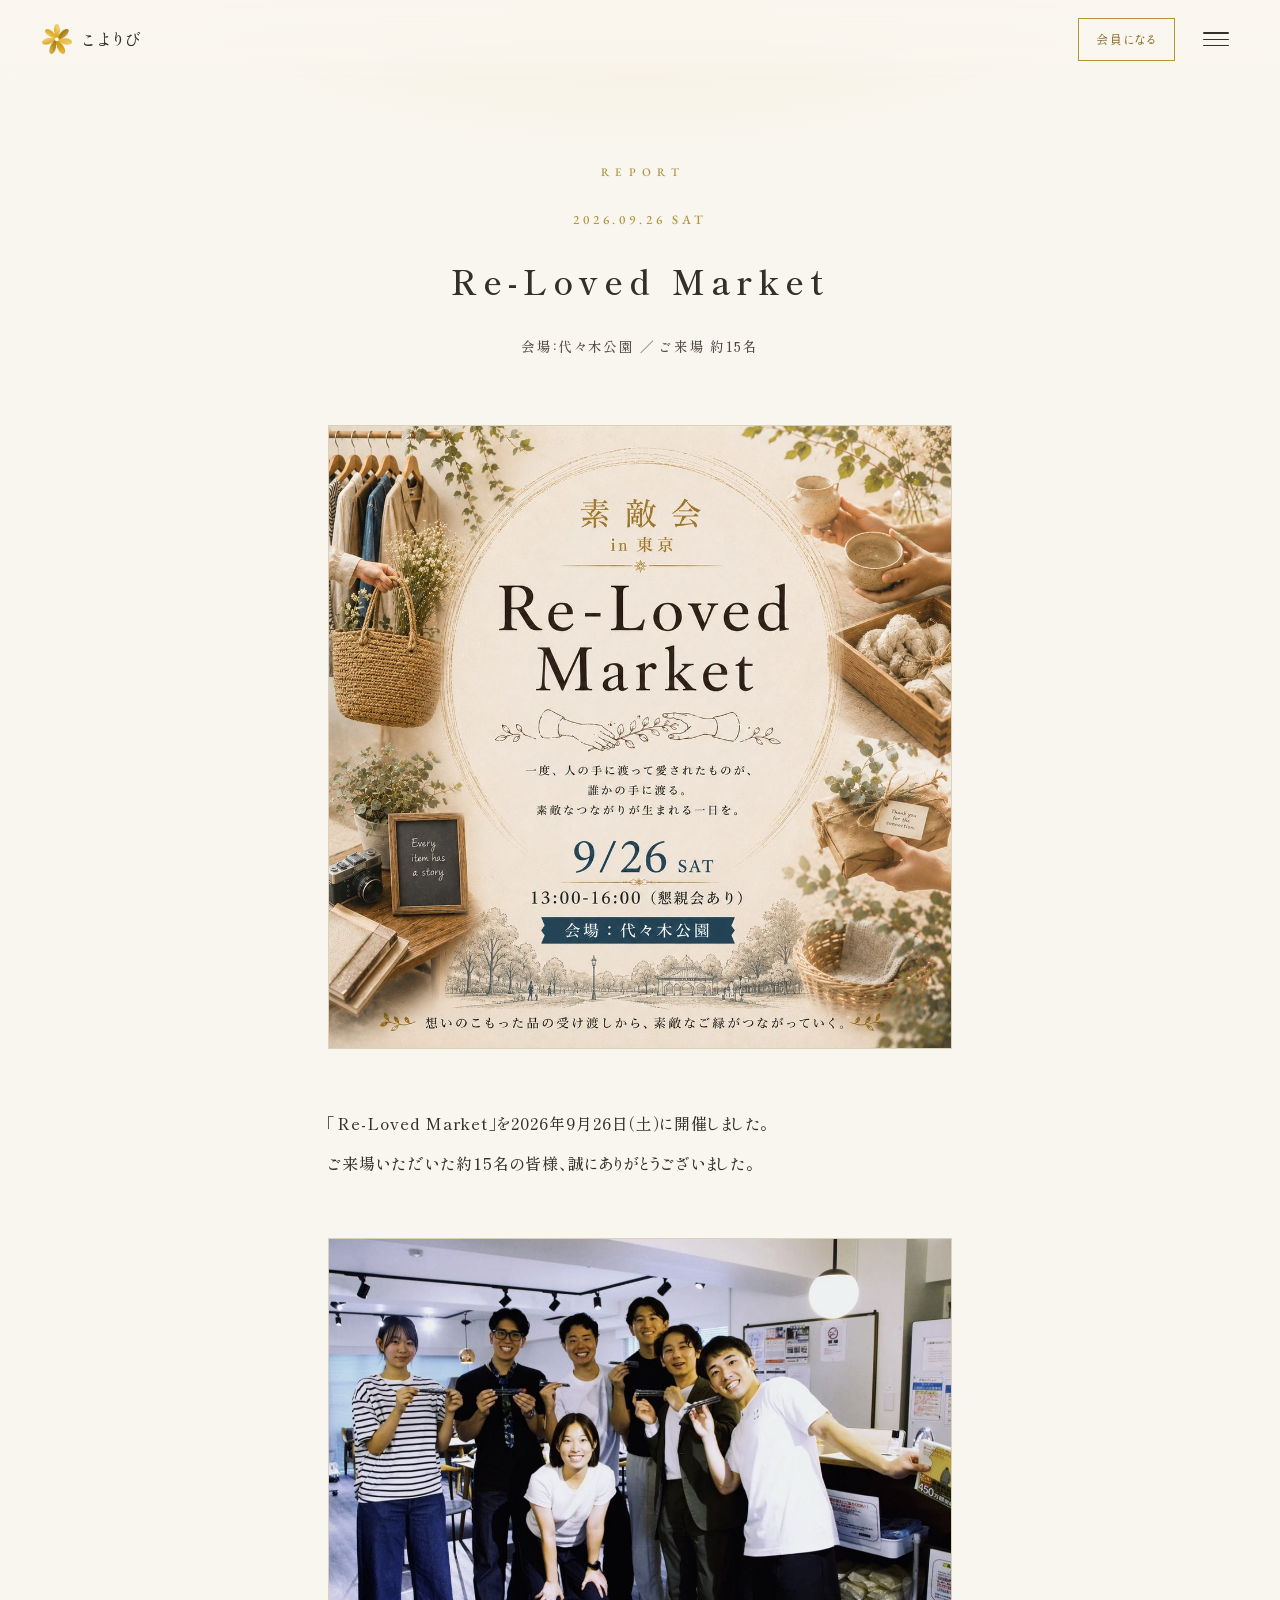
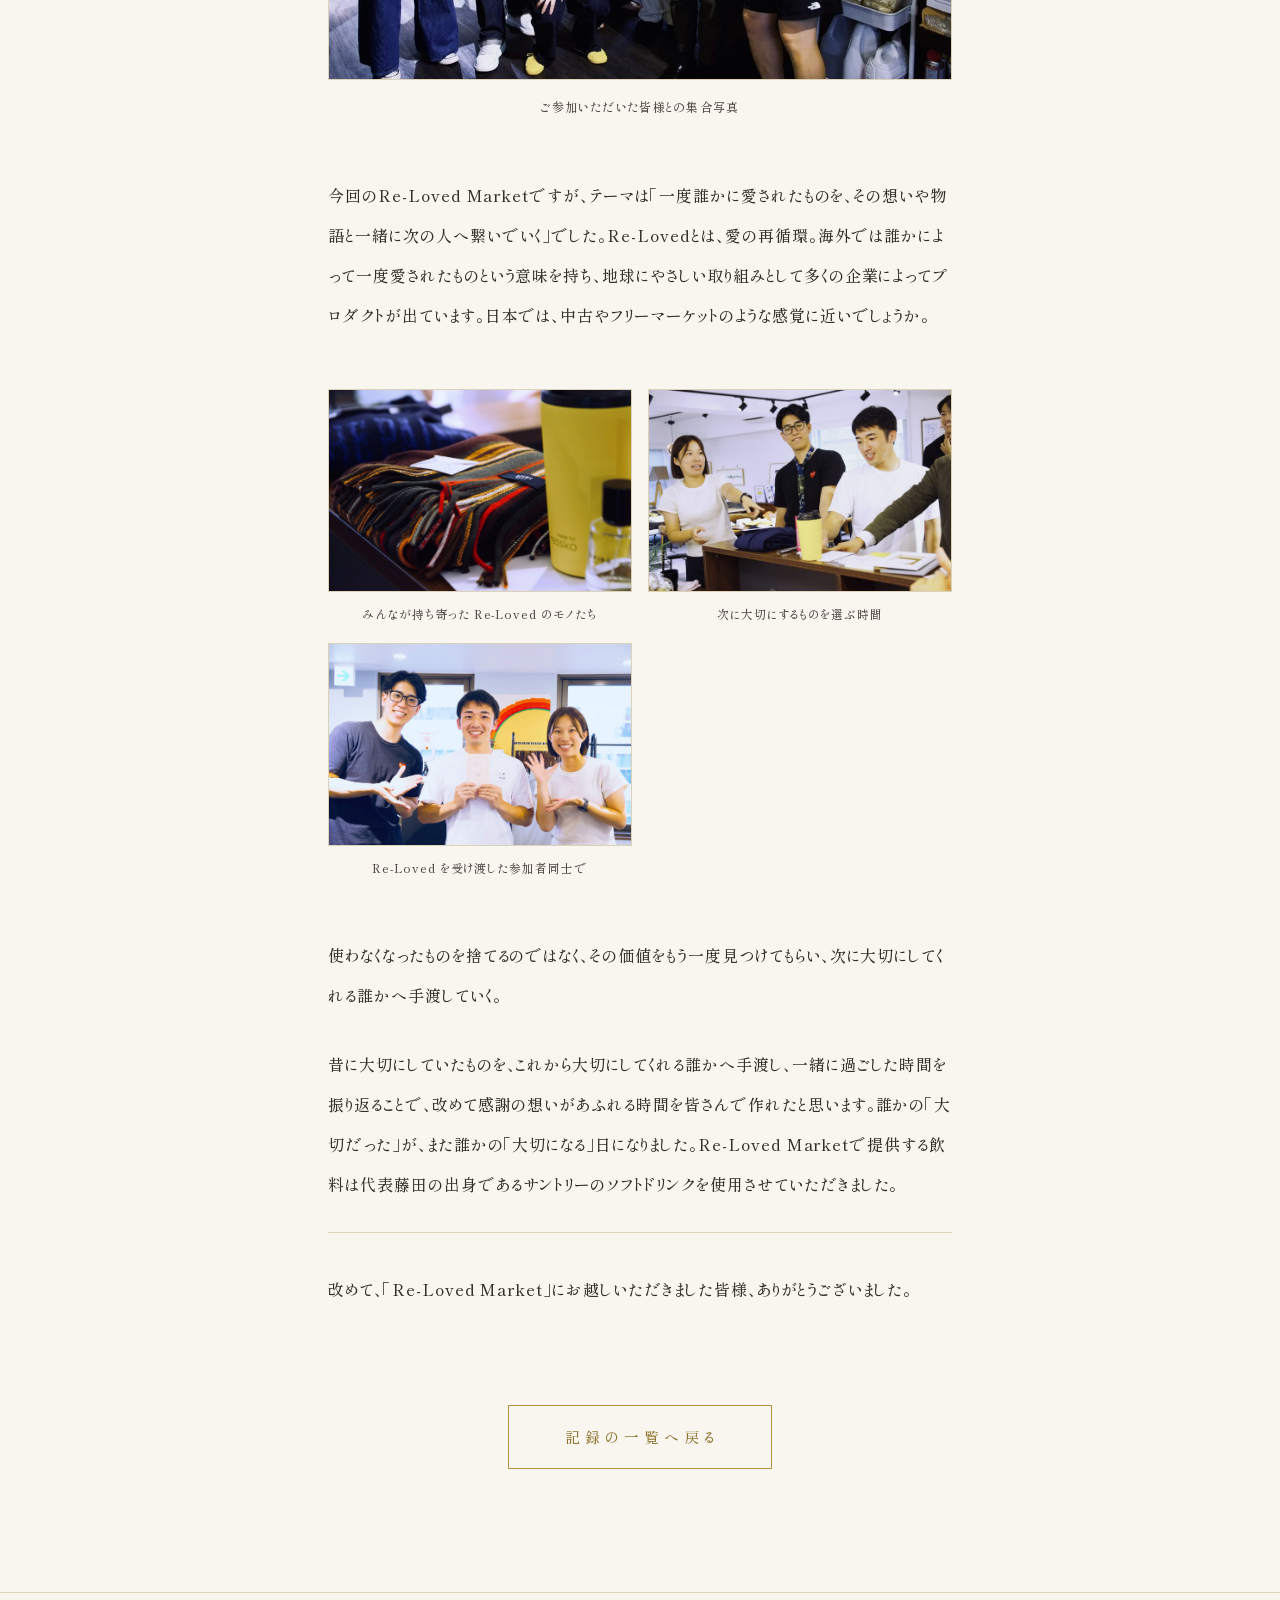
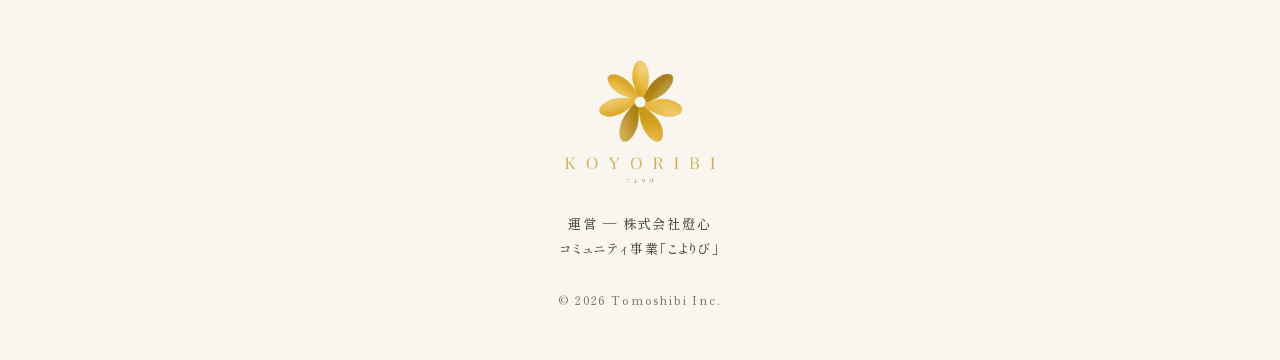
<file: report-reloved.html>
<!DOCTYPE html>
<html lang="ja">
<head>
<meta charset="UTF-8">
<meta name="viewport" content="width=device-width, initial-scale=1.0">
<title>素敵会「Re-Loved Market」開催レポート ｜ こよりび</title>
<meta name="description" content="2026年9月26日（土）に開催した「Re-Loved Market」の開催レポート。愛の再循環をテーマにした一日。">
<link rel="preconnect" href="https://fonts.googleapis.com">
<link rel="preconnect" href="https://fonts.gstatic.com" crossorigin>
<link href="https://fonts.googleapis.com/css2?family=Shippori+Mincho:wght@400;500;600&family=EB+Garamond:wght@400;500&display=swap" rel="stylesheet">
<link rel="icon" href="logo-mark.png">
<link rel="stylesheet" href="style.css">
<style>
.rep-hero{
  padding:10rem 1.5rem 4rem; text-align:center;
  background:radial-gradient(760px 340px at 50% -20%, rgba(235,220,168,.4), transparent 70%), var(--washi);
}
.rep-date{ font-family:var(--latin); font-size:.8rem; letter-spacing:.3em; color:var(--kin); margin-bottom:1rem; }
.rep-hero h1{ font-size:clamp(1.5rem, 4vw, 2.1rem); letter-spacing:.18em; line-height:1.9; }
.rep-sub{ margin-top:1.2rem; font-size:.85rem; letter-spacing:.12em; color:var(--sumi-soft); }
.rep-body{ padding:0 0 clamp(4rem,9vw,6rem); }
.rep-key{ width:100%; height:auto; display:block; border:1px solid var(--line); margin-bottom:clamp(2.4rem,6vw,3.4rem); }
.rep-body p{ font-size:clamp(.94rem,2vw,1rem); line-height:2.5; }
.rep-body p + p{ margin-top:1.8rem; }
.rep-fig{ margin:clamp(2.4rem,6vw,3.4rem) 0; }
.rep-fig img{ width:100%; height:auto; display:block; border:1px solid var(--line); }
.rep-fig figcaption{ margin-top:.9rem; font-size:.76rem; letter-spacing:.1em; color:var(--sumi-soft); text-align:center; }
.rep-grid{ display:grid; grid-template-columns:repeat(auto-fit, minmax(min(100%,240px), 1fr)); gap:1rem; }
.rep-grid figure{ margin:0; }
.rep-grid img{ width:100%; height:auto; display:block; border:1px solid var(--line); }
.rep-grid figcaption{ margin-top:.6rem; font-size:.74rem; letter-spacing:.08em; color:var(--sumi-soft); }
.rep-thanks{ margin-top:clamp(2.6rem,6vw,3.6rem); padding-top:2.2rem; border-top:1px solid var(--line); }
.nav-join{ border:1px solid var(--kin); color:var(--kin-deep)!important;
  padding:.5rem 1.1rem!important; font-size:.76rem!important; letter-spacing:.14em!important;
  transition:background .35s, color .35s; }
.nav-join::after{ display:none!important; }
.nav-join:hover{ background:var(--kin); color:var(--washi)!important; }
@media (max-width:640px){ .nav-join{ padding:.42rem .8rem!important; font-size:.7rem!important; letter-spacing:.08em!important; } }
.rep-back{ text-align:center; padding:0 1.5rem clamp(5rem,10vw,7rem); }
</style>
</head>
<body>

<header class="site" id="siteHeader">
  <a class="brand" href="index.html" aria-label="こよりび トップページ">
    <img class="brand-mark" src="logo-mark.png" alt="" width="30" height="30">
    <span class="name">こよりび</span>
  </a>
  <nav class="global" aria-label="サイト内メニュー">
    <a href="philosophy.html">想い</a>
    <a href="reports.html">記録</a>
    <a href="magazine.html">読む</a>
    <a class="nav-join" href="index.html#member">会員になる</a>
  </nav>
</header>

<div class="rep-hero">
  <span class="eyebrow">Report</span>
  <p class="rep-date">2026.09.26 SAT</p>
  <h1>Re-Loved Market</h1>
  <p class="rep-sub">会場：代々木公園 ／ ご来場 約15名</p>
</div>

<section class="rep-body">
  <div class="wrap-narrow reveal">
    <img class="rep-key" src="event-reloved.jpg" alt="Re-Loved Market の告知ビジュアル">
    <p>「Re-Loved Market」を2026年9月26日（土）に開催しました。<br>ご来場いただいた約15名の皆様、誠にありがとうございました。</p>
    <figure class="rep-fig">
      <img src="ev/reloved-group.jpg" alt="ご参加いただいた皆様との集合写真" loading="lazy">
      <figcaption>ご参加いただいた皆様との集合写真</figcaption>
    </figure>
    <p>今回のRe-Loved Marketですが、テーマは「一度誰かに愛されたものを、その想いや物語と一緒に次の人へ繋いでいく」でした。Re-Lovedとは、愛の再循環。海外では誰かによって一度愛されたものという意味を持ち、地球にやさしい取り組みとして多くの企業によってプロダクトが出ています。日本では、中古やフリーマーケットのような感覚に近いでしょうか。</p>
    <div class="rep-fig rep-grid">
      <figure>
        <img src="ev/reloved-items.jpg" alt="みんなが持ち寄った Re-Loved のモノたち" loading="lazy">
        <figcaption>みんなが持ち寄った Re-Loved のモノたち</figcaption>
      </figure>
      <figure>
        <img src="ev/reloved-choose.jpg" alt="次に大切にするものを選ぶ時間" loading="lazy">
        <figcaption>次に大切にするものを選ぶ時間</figcaption>
      </figure>
      <figure>
        <img src="ev/reloved-hand.jpg" alt="Re-Loved を受け渡した参加者同士で" loading="lazy">
        <figcaption>Re-Loved を受け渡した参加者同士で</figcaption>
      </figure>
    </div>
    <p>使わなくなったものを捨てるのではなく、その価値をもう一度見つけてもらい、次に大切にしてくれる誰かへ手渡していく。</p>
    <p>昔に大切にしていたものを、これから大切にしてくれる誰かへ手渡し、一緒に過ごした時間を振り返ることで、改めて感謝の想いがあふれる時間を皆さんで作れたと思います。誰かの「大切だった」が、また誰かの「大切になる」日になりました。Re-Loved Marketで提供する飲料は代表藤田の出身であるサントリーのソフトドリンクを使用させていただきました。</p>
    <p class="rep-thanks">改めて、「Re-Loved Market」にお越しいただきました皆様、ありがとうございました。</p>
  </div>
</section>

<div class="rep-back">
  <a class="btn" href="reports.html">記録の一覧へ戻る</a>
</div>

<footer class="site">
  <div class="foot-logo"><img src="logo-full-jp.png" alt="こよりび KOYORIBI"></div>
  <p class="company">運営 ― 株式会社燈心<br>コミュニティ事業「こよりび」</p>
  <p class="copy">&copy; 2026 Tomoshibi Inc.</p>
</footer>

<script src="nav.js" defer></script>
<script>
(function(){
  const io = new IntersectionObserver(es=>{
    es.forEach(e=>{ if(e.isIntersecting){ e.target.classList.add("in"); io.unobserve(e.target); } });
  },{ threshold:.08 });
  document.querySelectorAll(".reveal").forEach(el=>io.observe(el));
})();
(function(){
  const h = document.getElementById("siteHeader");
  addEventListener("scroll", ()=> h.classList.toggle("scrolled", scrollY > 30), { passive:true });
})();
</script>
</body>
</html>
</file>
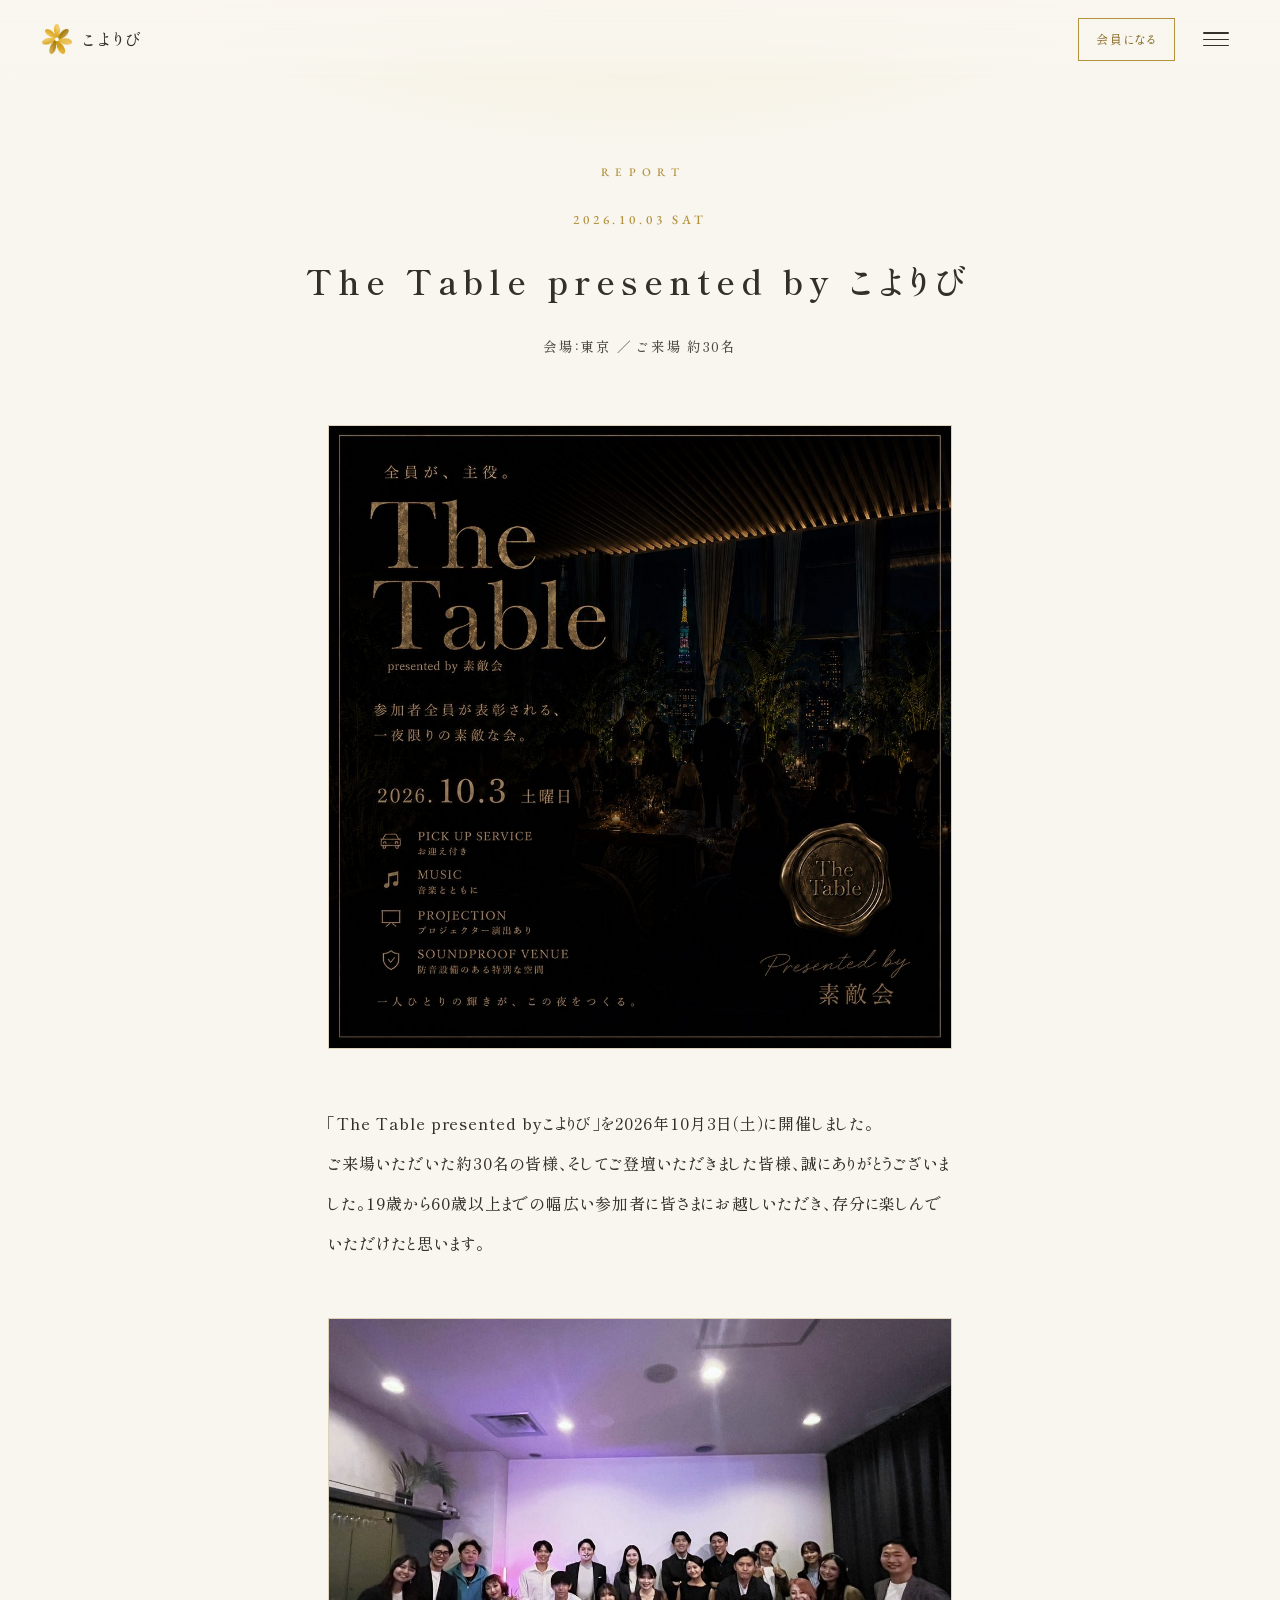
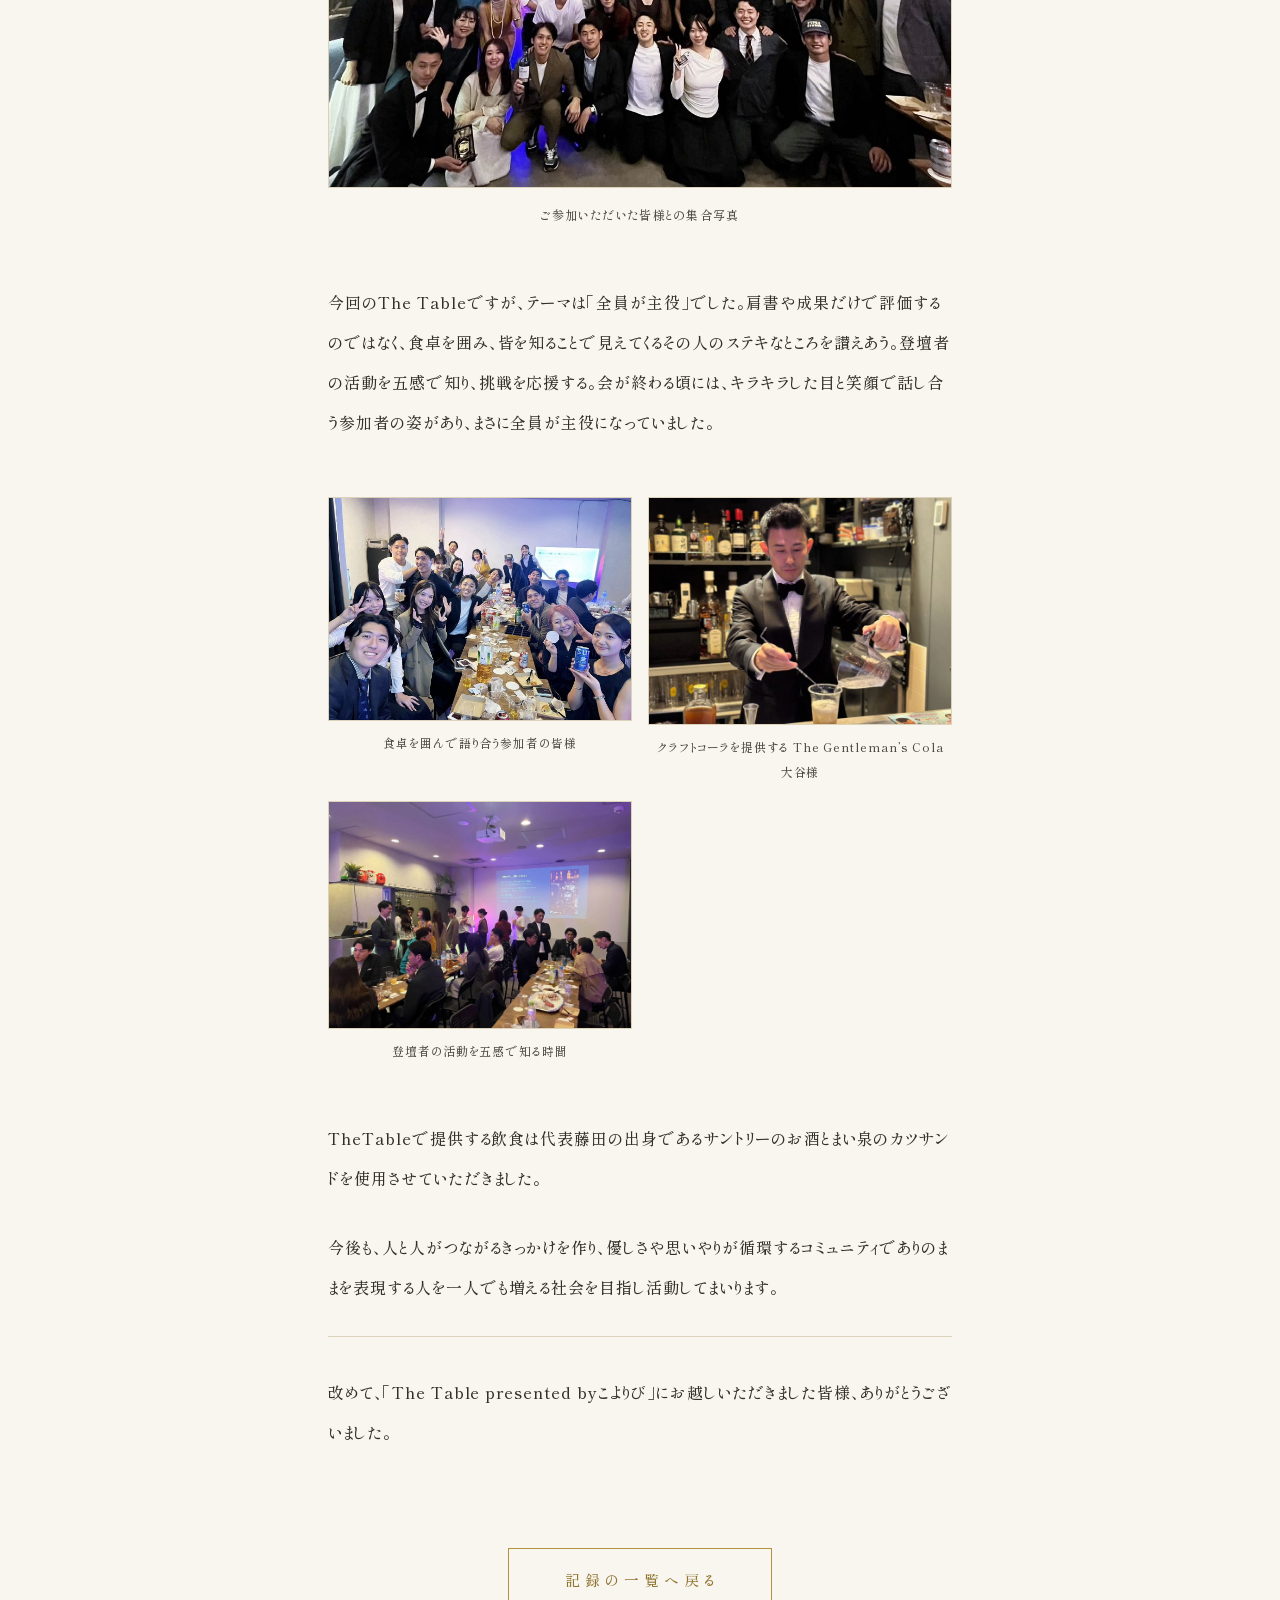
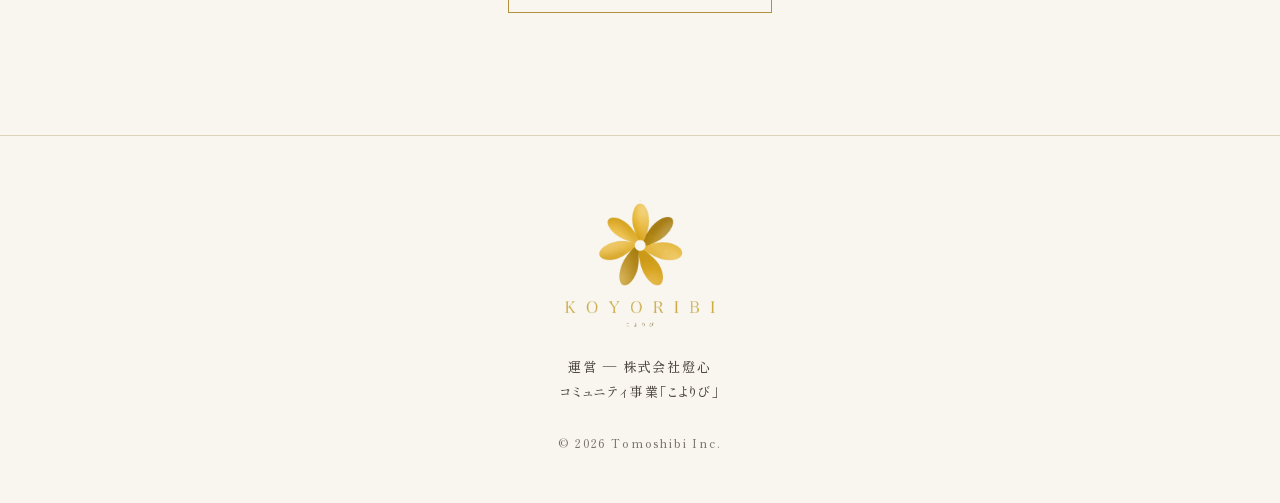
<file: report-thetable.html>
<!DOCTYPE html>
<html lang="ja">
<head>
<meta charset="UTF-8">
<meta name="viewport" content="width=device-width, initial-scale=1.0">
<title>The Table presented by こよりび 開催レポート ｜ こよりび</title>
<meta name="description" content="2026年10月3日（土）に開催した「The Table presented by こよりび」の開催レポート。約30名の皆様にお越しいただきました。">
<link rel="preconnect" href="https://fonts.googleapis.com">
<link rel="preconnect" href="https://fonts.gstatic.com" crossorigin>
<link href="https://fonts.googleapis.com/css2?family=Shippori+Mincho:wght@400;500;600&family=EB+Garamond:wght@400;500&display=swap" rel="stylesheet">
<link rel="icon" href="logo-mark.png">
<link rel="stylesheet" href="style.css">
<style>
.rep-hero{
  padding:10rem 1.5rem 4rem; text-align:center;
  background:radial-gradient(760px 340px at 50% -20%, rgba(235,220,168,.4), transparent 70%), var(--washi);
}
.rep-date{ font-family:var(--latin); font-size:.8rem; letter-spacing:.3em; color:var(--kin); margin-bottom:1rem; }
.rep-hero h1{ font-size:clamp(1.5rem, 4vw, 2.1rem); letter-spacing:.18em; line-height:1.9; }
.rep-sub{ margin-top:1.2rem; font-size:.85rem; letter-spacing:.12em; color:var(--sumi-soft); }
.rep-body{ padding:0 0 clamp(4rem,9vw,6rem); }
.rep-key{ width:100%; height:auto; display:block; border:1px solid var(--line); margin-bottom:clamp(2.4rem,6vw,3.4rem); }
.rep-body p{ font-size:clamp(.94rem,2vw,1rem); line-height:2.5; }
.rep-body p + p{ margin-top:1.8rem; }
.rep-fig{ margin:clamp(2.4rem,6vw,3.4rem) 0; }
.rep-fig img{ width:100%; height:auto; display:block; border:1px solid var(--line); }
.rep-fig figcaption{ margin-top:.9rem; font-size:.76rem; letter-spacing:.1em; color:var(--sumi-soft); text-align:center; }
.rep-grid{ display:grid; grid-template-columns:repeat(auto-fit, minmax(min(100%,240px), 1fr)); gap:1rem; }
.rep-grid figure{ margin:0; }
.rep-grid img{ width:100%; height:auto; display:block; border:1px solid var(--line); }
.rep-grid figcaption{ margin-top:.6rem; font-size:.74rem; letter-spacing:.08em; color:var(--sumi-soft); }
.rep-thanks{ margin-top:clamp(2.6rem,6vw,3.6rem); padding-top:2.2rem; border-top:1px solid var(--line); }
.nav-join{ border:1px solid var(--kin); color:var(--kin-deep)!important;
  padding:.5rem 1.1rem!important; font-size:.76rem!important; letter-spacing:.14em!important;
  transition:background .35s, color .35s; }
.nav-join::after{ display:none!important; }
.nav-join:hover{ background:var(--kin); color:var(--washi)!important; }
@media (max-width:640px){ .nav-join{ padding:.42rem .8rem!important; font-size:.7rem!important; letter-spacing:.08em!important; } }
.rep-back{ text-align:center; padding:0 1.5rem clamp(5rem,10vw,7rem); }
</style>
</head>
<body>

<header class="site" id="siteHeader">
  <a class="brand" href="index.html" aria-label="こよりび トップページ">
    <img class="brand-mark" src="logo-mark.png" alt="" width="30" height="30">
    <span class="name">こよりび</span>
  </a>
  <nav class="global" aria-label="サイト内メニュー">
    <a href="philosophy.html">想い</a>
    <a href="reports.html">記録</a>
    <a href="magazine.html">読む</a>
    <a class="nav-join" href="index.html#member">会員になる</a>
  </nav>
</header>

<div class="rep-hero">
  <span class="eyebrow">Report</span>
  <p class="rep-date">2026.10.03 SAT</p>
  <h1>The Table presented by こよりび</h1>
  <p class="rep-sub">会場：東京 ／ ご来場 約30名</p>
</div>

<section class="rep-body">
  <div class="wrap-narrow reveal">
    <img class="rep-key" src="event-thetable.jpg" alt="The Table presented by こよりび の告知ビジュアル">
    <p>「The Table presented byこよりび」を2026年10月3日（土）に開催しました。<br>ご来場いただいた約30名の皆様、そしてご登壇いただきました皆様、誠にありがとうございました。19歳から60歳以上までの幅広い参加者に皆さまにお越しいただき、存分に楽しんでいただけたと思います。</p>
    <figure class="rep-fig">
      <img src="ev/table-group.jpg" alt="ご参加いただいた皆様との集合写真" loading="lazy">
      <figcaption>ご参加いただいた皆様との集合写真</figcaption>
    </figure>
    <p>今回のThe Tableですが、テーマは「全員が主役」でした。肩書や成果だけで評価するのではなく、食卓を囲み、皆を知ることで見えてくるその人のステキなところを讃えあう。登壇者の活動を五感で知り、挑戦を応援する。会が終わる頃には、キラキラした目と笑顔で話し合う参加者の姿があり、まさに全員が主役になっていました。</p>
    <div class="rep-fig rep-grid">
      <figure>
        <img src="ev/table-01.jpg" alt="食卓を囲んで語り合う参加者の皆様" loading="lazy">
        <figcaption>食卓を囲んで語り合う参加者の皆様</figcaption>
      </figure>
      <figure>
        <img src="ev/table-cola.jpg" alt="クラフトコーラを提供する The Gentleman’s Cola 大谷様" loading="lazy">
        <figcaption>クラフトコーラを提供する The Gentleman’s Cola 大谷様</figcaption>
      </figure>
      <figure>
        <img src="ev/table-02.jpg" alt="登壇者の活動を五感で知る時間" loading="lazy">
        <figcaption>登壇者の活動を五感で知る時間</figcaption>
      </figure>
    </div>
    <p>TheTableで提供する飲食は代表藤田の出身であるサントリーのお酒とまい泉のカツサンドを使用させていただきました。</p>
    <p>今後も、人と人がつながるきっかけを作り、優しさや思いやりが循環するコミュニティでありのままを表現する人を一人でも増える社会を目指し活動してまいります。</p>
    <p class="rep-thanks">改めて、「The Table presented byこよりび」にお越しいただきました皆様、ありがとうございました。</p>
  </div>
</section>

<div class="rep-back">
  <a class="btn" href="reports.html">記録の一覧へ戻る</a>
</div>

<footer class="site">
  <div class="foot-logo"><img src="logo-full-jp.png" alt="こよりび KOYORIBI"></div>
  <p class="company">運営 ― 株式会社燈心<br>コミュニティ事業「こよりび」</p>
  <p class="copy">&copy; 2026 Tomoshibi Inc.</p>
</footer>

<script src="nav.js" defer></script>
<script>
(function(){
  const io = new IntersectionObserver(es=>{
    es.forEach(e=>{ if(e.isIntersecting){ e.target.classList.add("in"); io.unobserve(e.target); } });
  },{ threshold:.08 });
  document.querySelectorAll(".reveal").forEach(el=>io.observe(el));
})();
(function(){
  const h = document.getElementById("siteHeader");
  addEventListener("scroll", ()=> h.classList.toggle("scrolled", scrollY > 30), { passive:true });
})();
</script>
</body>
</html>
</file>
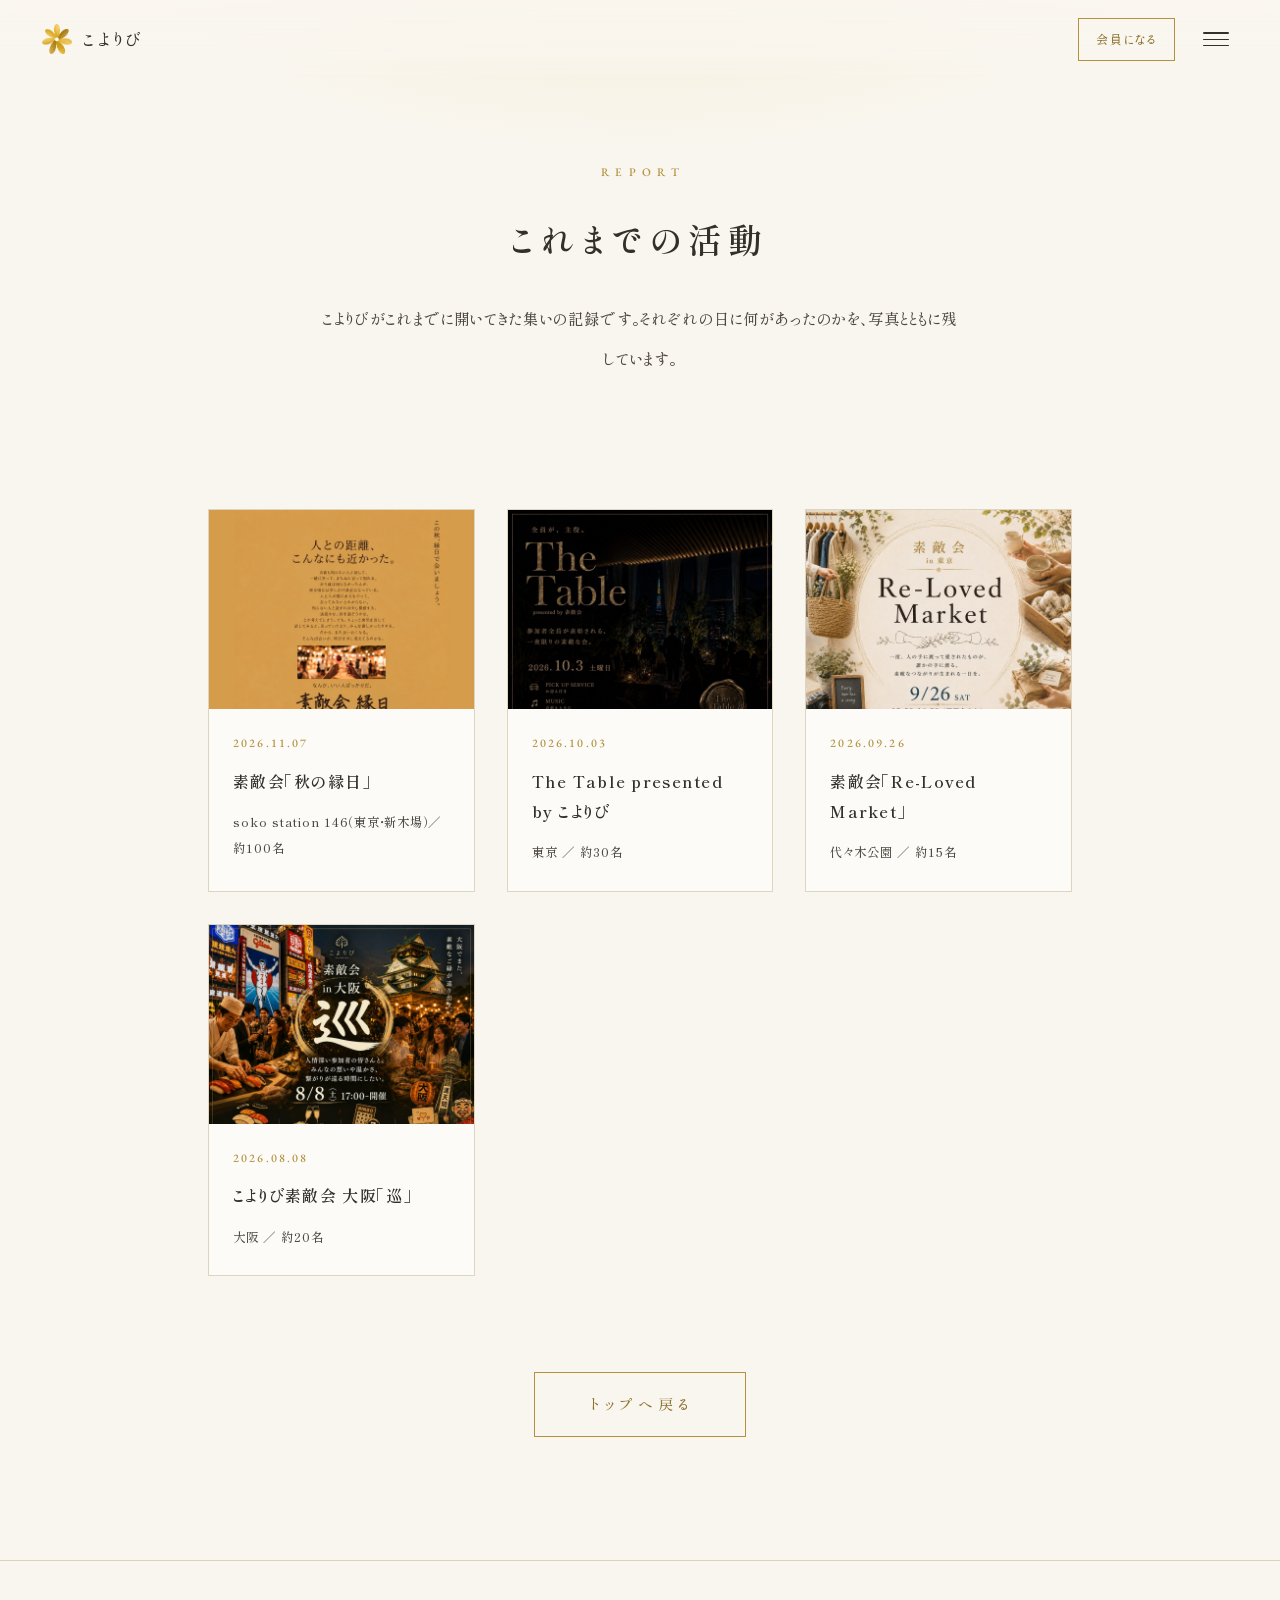
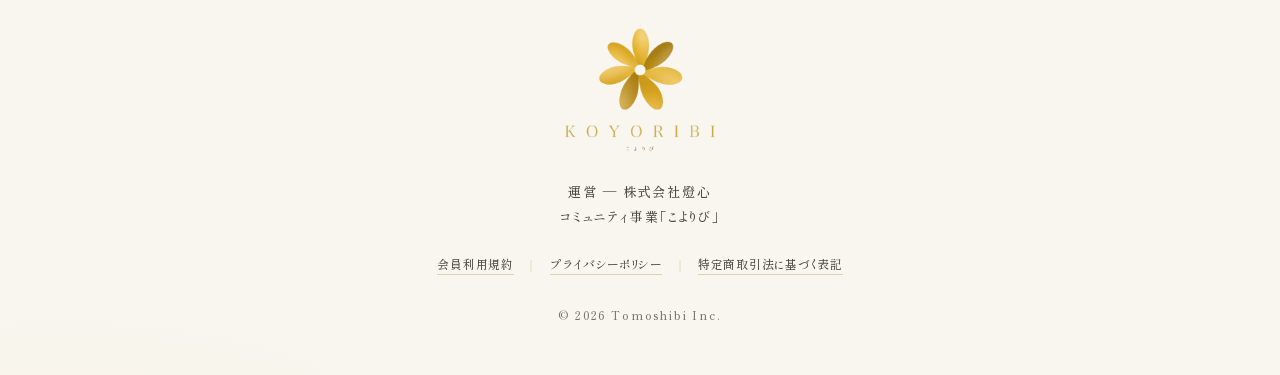
<file: reports.html>
<!DOCTYPE html>
<html lang="ja">
<head>
<meta charset="UTF-8">
<meta name="viewport" content="width=device-width, initial-scale=1.0">
<title>これまでの活動 ｜ こよりび</title>
<meta name="description" content="こよりびがこれまでに開催してきた集いの記録です。">
<link rel="preconnect" href="https://fonts.googleapis.com">
<link rel="preconnect" href="https://fonts.gstatic.com" crossorigin>
<link href="https://fonts.googleapis.com/css2?family=Shippori+Mincho:wght@400;500;600&family=EB+Garamond:wght@400;500&display=swap" rel="stylesheet">
<link rel="icon" href="logo-mark.png">
<link rel="stylesheet" href="style.css">
<style>
.sp-br{ display:none; }
@media (max-width:700px){ .sp-br{ display:inline; } }
.pg-hero{
  padding:10rem 1.5rem 3.6rem; text-align:center;
  background:radial-gradient(760px 340px at 50% -20%, rgba(235,220,168,.4), transparent 70%), var(--washi);
}
.pg-hero h1{ font-size:clamp(1.5rem, 4vw, 2.1rem); letter-spacing:.2em; line-height:1.9; }
.pg-lead{
  max-width:640px; margin:1.8rem auto 0;
  font-size:.95rem; line-height:2.6; color:var(--sumi-soft);
}
.pg-body{ padding:clamp(3rem,7vw,4.6rem) 0 clamp(4rem,9vw,6rem); }
.pg-back{ text-align:center; padding:0 1.5rem clamp(5rem,10vw,7rem); }
.nav-join{ border:1px solid var(--kin); color:var(--kin-deep)!important;
  padding:.5rem 1.1rem!important; font-size:.76rem!important; letter-spacing:.14em!important;
  transition:background .35s, color .35s; }
.nav-join::after{ display:none!important; }
.nav-join:hover{ background:var(--kin); color:var(--washi)!important; }
@media (max-width:640px){ .nav-join{ padding:.42rem .8rem!important; font-size:.7rem!important; letter-spacing:.08em!important; } }
.foot-nav{ margin-top:1.4rem; font-size:.74rem; letter-spacing:.06em; }
.foot-nav a{ color:var(--sumi-soft); border-bottom:1px solid var(--line); padding-bottom:.1rem; }
.foot-nav a:hover{ color:var(--kin-deep); }
.foot-nav span{ color:var(--line); margin:0 .5rem; }
.rp-grid{ display:grid; grid-template-columns:repeat(auto-fit, minmax(min(100%,260px), 1fr));
  gap:clamp(1.2rem,3vw,2rem); max-width:980px; margin:0 auto; }
.rp-card{ border:1px solid var(--line); background:rgba(255,255,255,.6); display:block;
  transition:transform .5s cubic-bezier(.25,.8,.3,1), box-shadow .5s, border-color .4s; }
.rp-card:hover{ transform:translateY(-6px); border-color:var(--kin); box-shadow:0 22px 44px -26px rgba(143,116,48,.5); }
.rp-card,.rp-thumb,.rp-body,.rp-title,.rp-place{ display:block; }
.rp-thumb{ overflow:hidden; aspect-ratio:4/3; background:var(--washi-deep); }
.rp-thumb img{ width:100%; height:100%; object-fit:cover; object-position:center top; display:block;
  transition:transform .7s cubic-bezier(.25,.8,.3,1); }
.rp-card:hover .rp-thumb img{ transform:scale(1.06); }
.rp-body{ padding:1.4rem 1.5rem 1.6rem; }
.rp-date{ font-family:var(--latin); font-size:.74rem; letter-spacing:.18em; color:var(--kin); display:block; margin-bottom:.6rem; }
.rp-title{ font-size:1rem; font-weight:600; letter-spacing:.08em; line-height:1.9; }
.rp-place{ margin-top:.8rem; font-size:.78rem; color:var(--sumi-soft); letter-spacing:.08em; }

</style>
</head>
<body>

<header class="site" id="siteHeader">
  <a class="brand" href="index.html" aria-label="こよりび トップページ">
    <img class="brand-mark" src="logo-mark.png" alt="" width="30" height="30">
    <span class="name">こよりび</span>
  </a>
  <nav class="global" aria-label="サイト内メニュー">
    <a href="philosophy.html">想い</a>
    <a href="index.html#report" class="current">記録</a>
    <a href="magazine.html">読む</a>
    <a class="nav-join" href="index.html#member">会員になる</a>
  </nav>
</header>

<div class="pg-hero">
  <span class="eyebrow">Report</span>
  <h1>これまでの活動</h1>
  <p class="pg-lead">こよりびがこれまでに開いてきた集いの記録です。<br class="sp-br">それぞれの日に何があったのかを、写真とともに残しています。</p>
</div>

<section class="pg-body">
  <div class="wrap">
    <div class="rp-grid">
      <a class="rp-card reveal" href="report-itto.html">
        <span class="rp-thumb"><img src="event-itto.jpg" alt="" loading="lazy"></span>
        <span class="rp-body">
          <span class="rp-date">2026.11.07</span>
          <span class="rp-title">素敵会「秋の縁日」</span>
          <span class="rp-place">soko station 146（東京・新木場）／ 約100名</span>
        </span>
      </a>
      <a class="rp-card reveal" href="report-thetable.html">
        <span class="rp-thumb"><img src="event-thetable.jpg" alt="" loading="lazy"></span>
        <span class="rp-body">
          <span class="rp-date">2026.10.03</span>
          <span class="rp-title">The Table presented by こよりび</span>
          <span class="rp-place">東京 ／ 約30名</span>
        </span>
      </a>
      <a class="rp-card reveal" href="report-reloved.html">
        <span class="rp-thumb"><img src="event-reloved.jpg" alt="" loading="lazy"></span>
        <span class="rp-body">
          <span class="rp-date">2026.09.26</span>
          <span class="rp-title">素敵会「Re-Loved Market」</span>
          <span class="rp-place">代々木公園 ／ 約15名</span>
        </span>
      </a>
      <a class="rp-card reveal" href="report-meguri.html">
        <span class="rp-thumb"><img src="event-meguri.jpg" alt="" loading="lazy"></span>
        <span class="rp-body">
          <span class="rp-date">2026.08.08</span>
          <span class="rp-title">こよりび素敵会 大阪「巡」</span>
          <span class="rp-place">大阪 ／ 約20名</span>
        </span>
      </a>
    </div>
  </div>
</section>

<div class="pg-back">
  <a class="btn" href="index.html">トップへ戻る</a>
</div>

<footer class="site">
  <div class="foot-logo"><img src="logo-full-jp.png" alt="こよりび KOYORIBI"></div>
  <p class="company">運営 ― 株式会社燈心<br>コミュニティ事業「こよりび」</p>
  <p class="foot-nav">
    <a href="terms.html">会員利用規約</a>
    <span aria-hidden="true">｜</span>
    <a href="privacy.html">プライバシーポリシー</a>
    <span aria-hidden="true">｜</span>
    <a href="tokushoho.html">特定商取引法に基づく表記</a>
  </p>
  <p class="copy">&copy; 2026 Tomoshibi Inc.</p>
</footer>

<script src="nav.js" defer></script>
<script>
(function(){
  const io = new IntersectionObserver(es=>{
    es.forEach(e=>{ if(e.isIntersecting){ e.target.classList.add("in"); io.unobserve(e.target); } });
  },{ threshold:.08 });
  document.querySelectorAll(".reveal").forEach(el=>io.observe(el));
})();
(function(){
  const h = document.getElementById("siteHeader");
  addEventListener("scroll", ()=> h.classList.toggle("scrolled", scrollY > 30), { passive:true });
})();
</script>
</body>
</html>
</file>
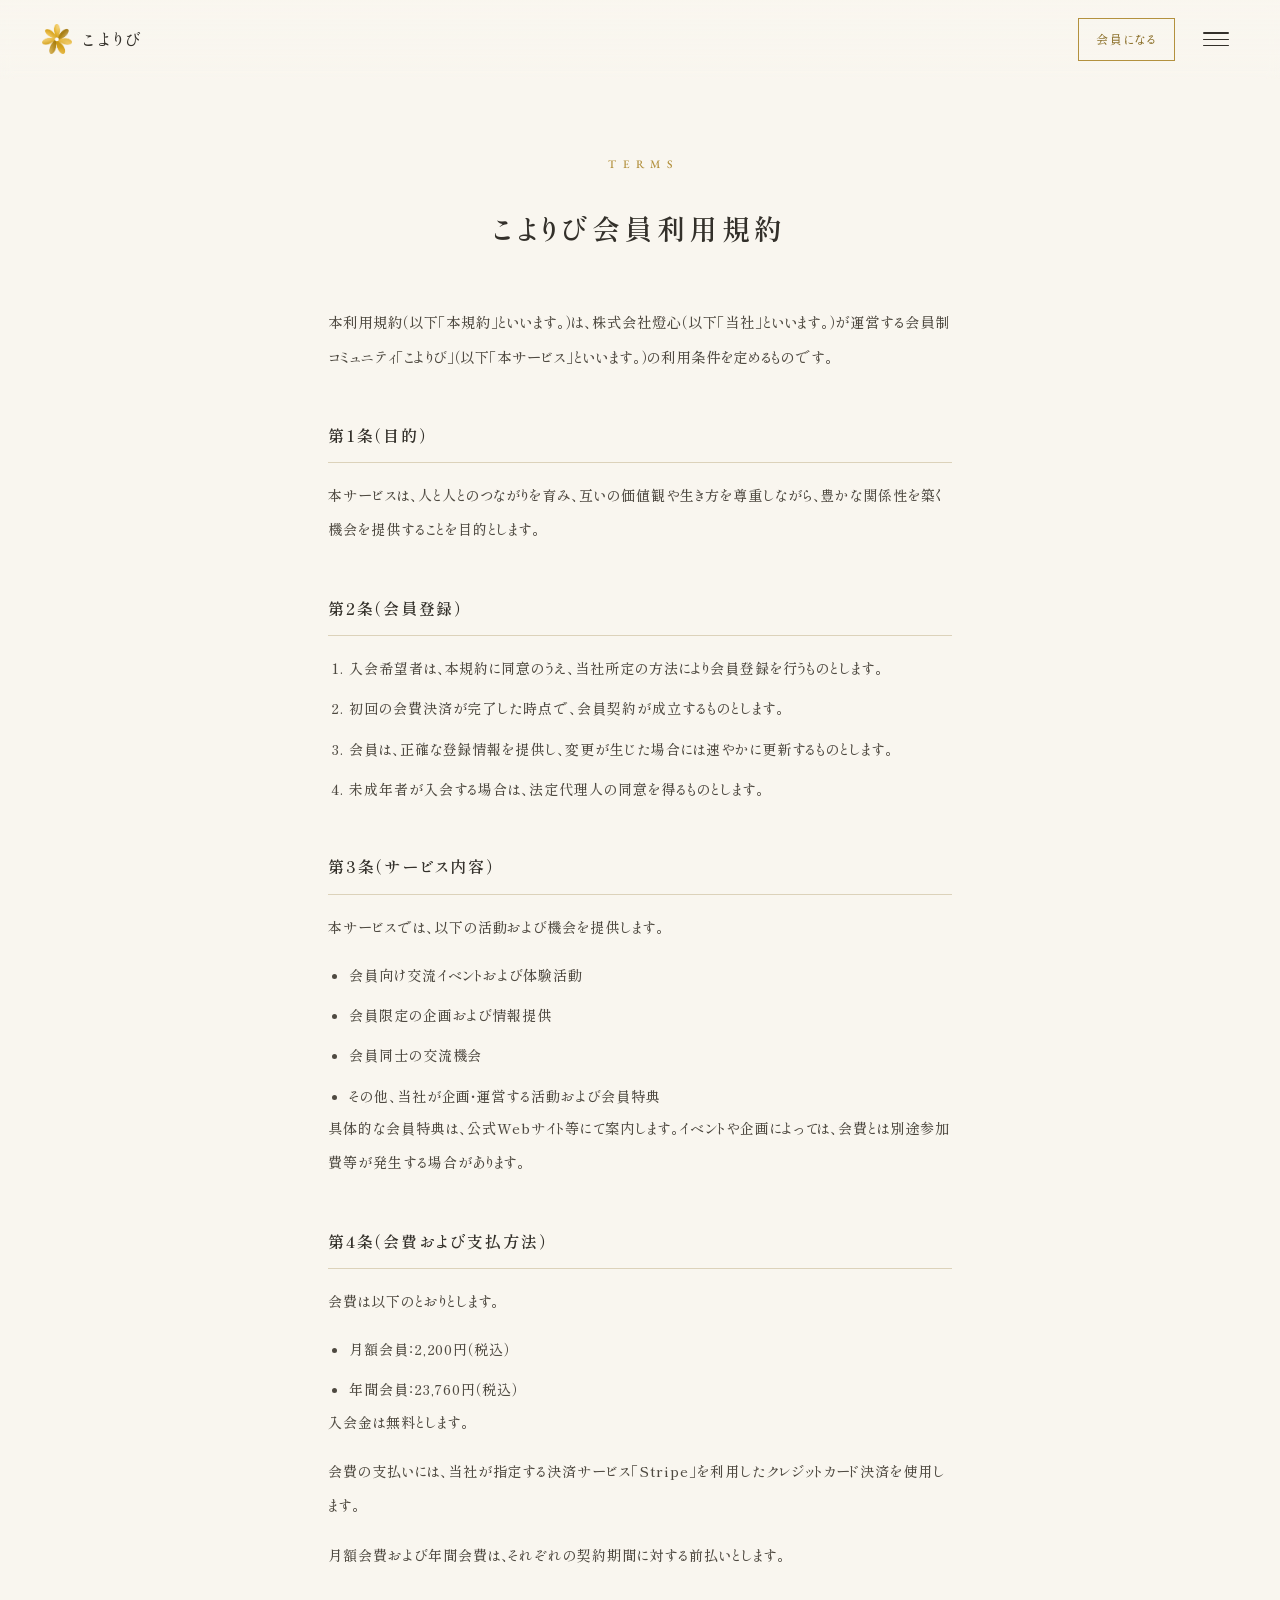
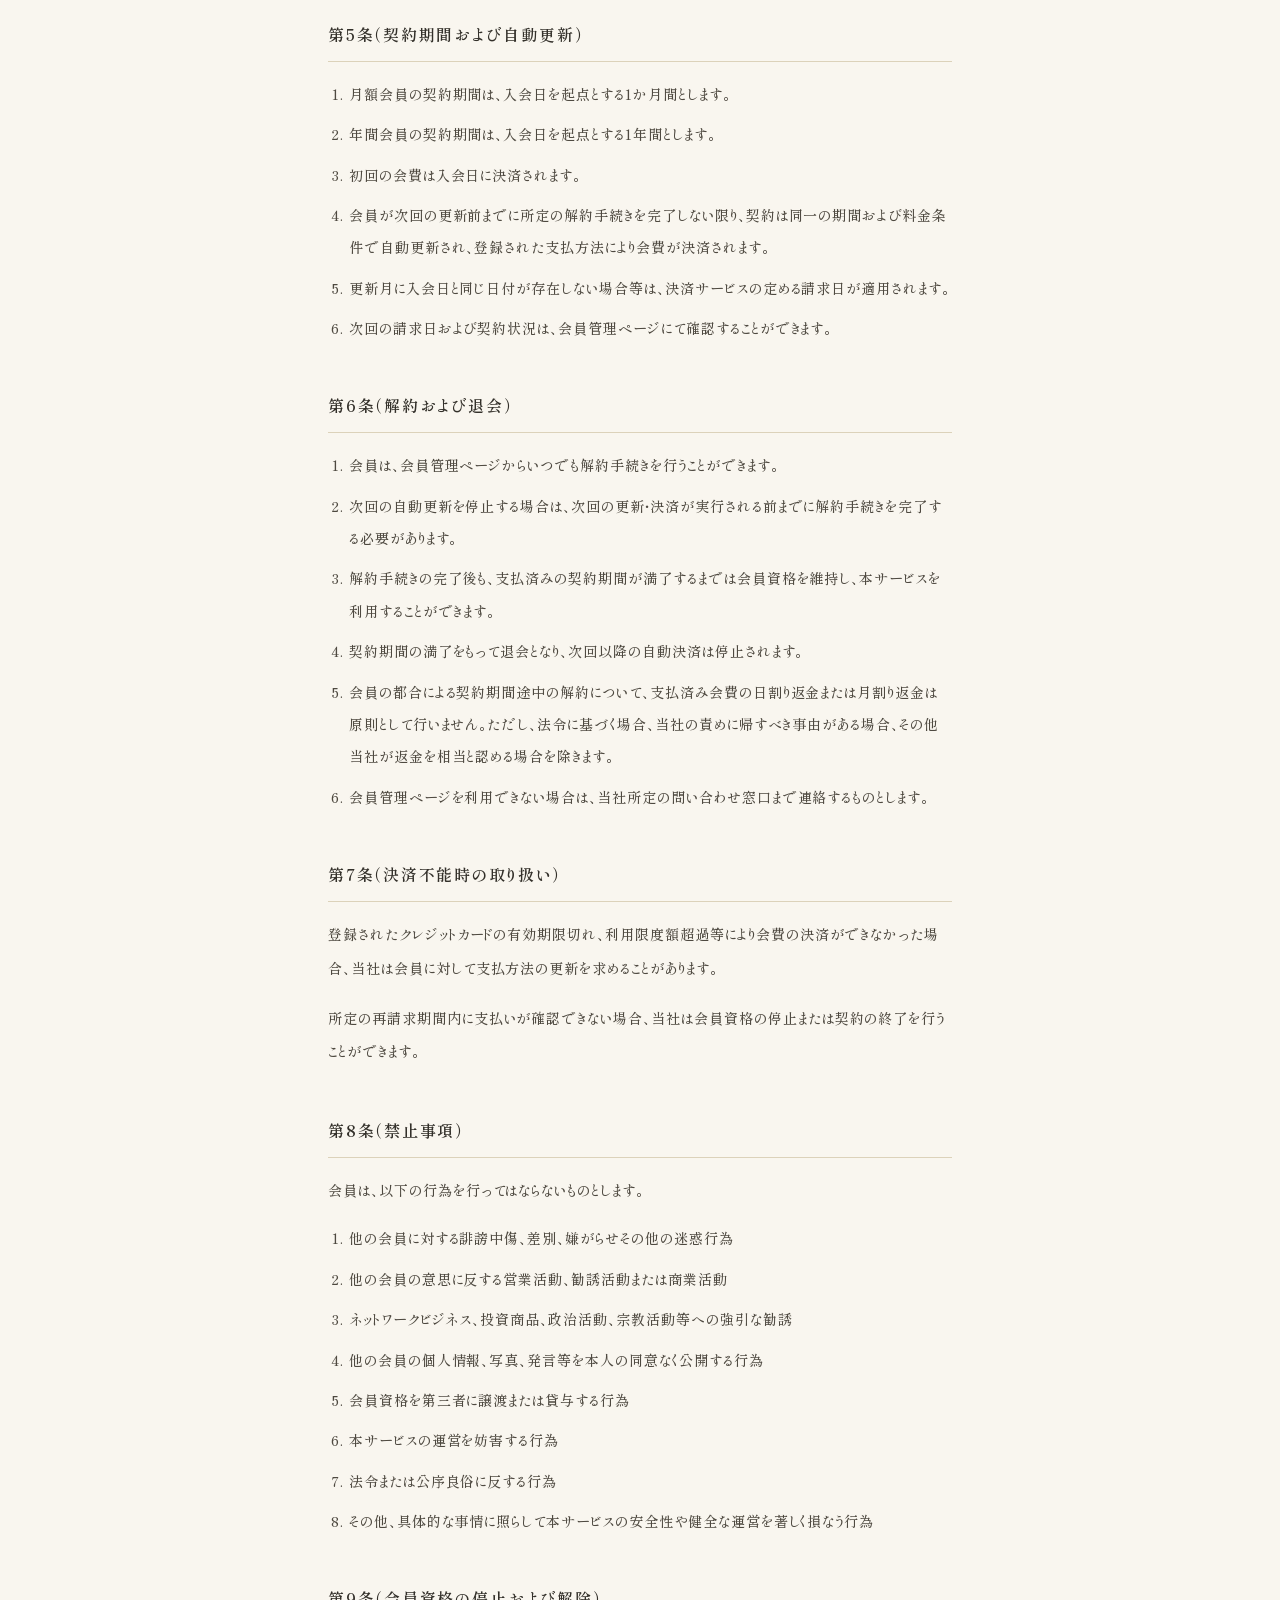
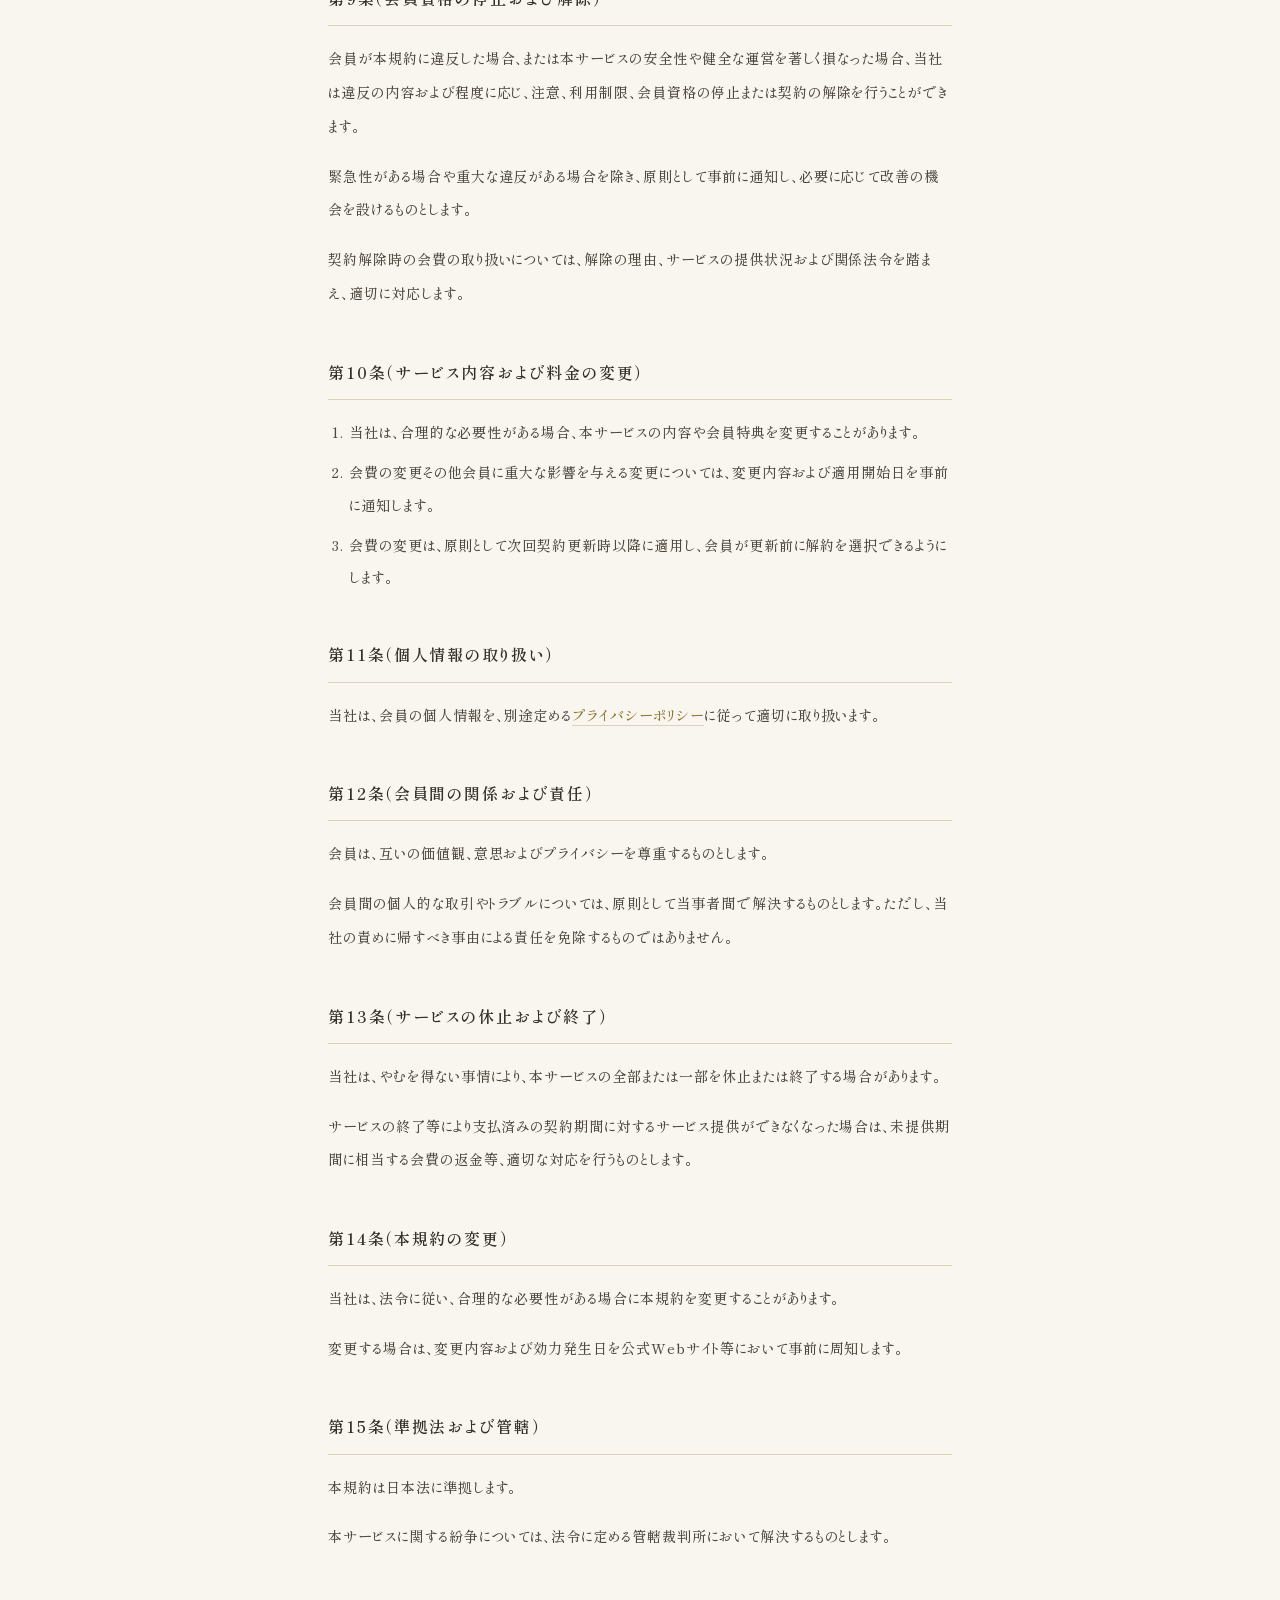
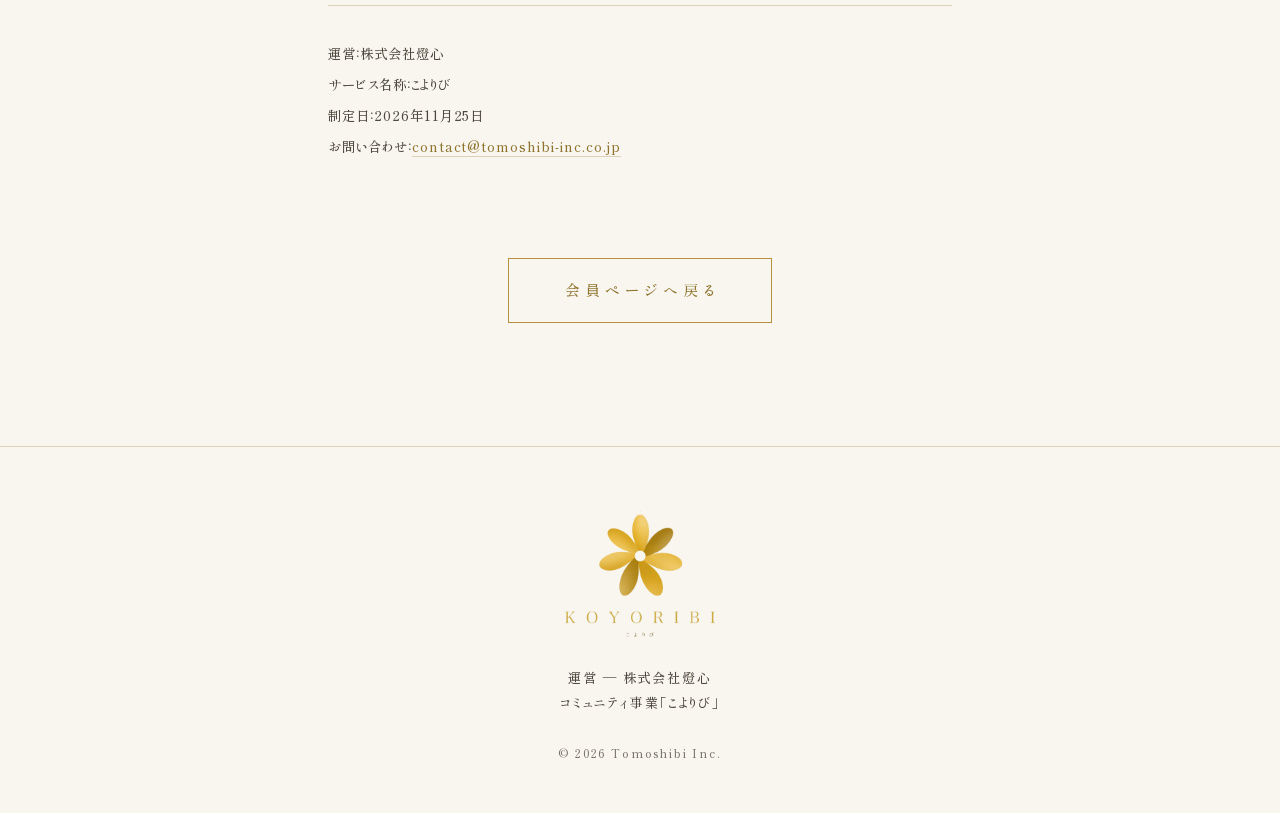
<file: terms.html>
<!DOCTYPE html>
<html lang="ja">
<head>
<meta charset="UTF-8">
<meta name="viewport" content="width=device-width, initial-scale=1.0">
<title>会員利用規約 ｜ こよりび</title>
<meta name="description" content="こよりび会員制コミュニティの利用規約です。">
<meta name="robots" content="noindex">
<link rel="preconnect" href="https://fonts.googleapis.com">
<link rel="preconnect" href="https://fonts.gstatic.com" crossorigin>
<link href="https://fonts.googleapis.com/css2?family=Shippori+Mincho:wght@400;500;600&family=EB+Garamond:wght@400;500&display=swap" rel="stylesheet">
<link rel="icon" href="logo-mark.png">
<link rel="stylesheet" href="style.css">
<style>
.lg-hero{ padding:9.5rem 1.5rem 3rem; text-align:center; }
.lg-hero h1{ font-size:clamp(1.3rem,3.4vw,1.75rem); letter-spacing:.16em; }
.lg-body{ padding:0 0 clamp(4rem,9vw,6rem); }
.lg-body .lead{ font-size:.9rem; line-height:2.4; color:var(--sumi-soft); margin-bottom:2.8rem; }
.lg-body h2{
  font-size:1rem; letter-spacing:.12em; margin:2.8rem 0 1rem;
  padding-bottom:.6rem; border-bottom:1px solid var(--line);
}
.lg-body h2:first-of-type{ margin-top:0; }
.lg-body p{ font-size:.88rem; line-height:2.4; color:var(--sumi-soft); }
.lg-body p + p{ margin-top:1rem; }
.lg-body ol, .lg-body ul{ margin:.9rem 0 0 1.3em; }
.lg-body li{ font-size:.88rem; line-height:2.3; color:var(--sumi-soft); }
.lg-body li + li{ margin-top:.5rem; }
.lg-table{ width:100%; border-collapse:collapse; margin-top:.6rem; }
.lg-table th, .lg-table td{
  border:1px solid var(--line); padding:.95rem 1.1rem;
  font-size:.86rem; line-height:2.1; text-align:left; vertical-align:top;
}
.lg-table th{ width:30%; min-width:8.5em; background:var(--washi-deep); font-weight:600; color:var(--sumi); }
.lg-table td{ color:var(--sumi-soft); }
.lg-fill{ background:rgba(200,64,44,.08); border-bottom:1px dashed #B5432E; color:#8E3221; padding:0 .25em; }
.lg-foot{ margin-top:3.2rem; padding-top:2rem; border-top:1px solid var(--line); font-size:.84rem; line-height:2.3; color:var(--sumi-soft); }
.lg-back{ text-align:center; padding:0 1.5rem clamp(5rem,10vw,7rem); }
@media (max-width:600px){
  .lg-table, .lg-table tbody, .lg-table tr, .lg-table th, .lg-table td{ display:block; width:100%; }
  .lg-table tr{ margin-bottom:1rem; border:1px solid var(--line); }
  .lg-table th, .lg-table td{ border:0; }
  .lg-table th{ border-bottom:1px solid var(--line); }
}
</style>
</head>
<body>

<header class="site" id="siteHeader">
  <a class="brand" href="index.html" aria-label="こよりび トップページ">
    <img class="brand-mark" src="logo-mark.png" alt="" width="30" height="30">
    <span class="name">こよりび</span>
  </a>
  <nav class="global" aria-label="サイト内メニュー">
    <a href="philosophy.html">想い</a>
    <a href="reports.html">記録</a>
    <a href="magazine.html">読む</a>
    <a href="index.html#member">会員</a>
  </nav>
</header>

<div class="lg-hero">
  <span class="eyebrow">Terms</span>
  <h1>こよりび会員利用規約</h1>
</div>

<section class="lg-body">
  <div class="wrap-narrow">
    <p class="lead">本利用規約（以下「本規約」といいます。）は、株式会社燈心（以下「当社」といいます。）が運営する会員制コミュニティ「こよりび」（以下「本サービス」といいます。）の利用条件を定めるものです。</p>

    <h2>第1条（目的）</h2>
    <p>本サービスは、人と人とのつながりを育み、互いの価値観や生き方を尊重しながら、豊かな関係性を築く機会を提供することを目的とします。</p>

    <h2>第2条（会員登録）</h2>
    <ol>
      <li>入会希望者は、本規約に同意のうえ、当社所定の方法により会員登録を行うものとします。</li>
      <li>初回の会費決済が完了した時点で、会員契約が成立するものとします。</li>
      <li>会員は、正確な登録情報を提供し、変更が生じた場合には速やかに更新するものとします。</li>
      <li>未成年者が入会する場合は、法定代理人の同意を得るものとします。</li>
    </ol>

    <h2>第3条（サービス内容）</h2>
    <p>本サービスでは、以下の活動および機会を提供します。</p>
    <ul>
      <li>会員向け交流イベントおよび体験活動</li>
      <li>会員限定の企画および情報提供</li>
      <li>会員同士の交流機会</li>
      <li>その他、当社が企画・運営する活動および会員特典</li>
    </ul>
    <p>具体的な会員特典は、公式Webサイト等にて案内します。イベントや企画によっては、会費とは別途参加費等が発生する場合があります。</p>

    <h2>第4条（会費および支払方法）</h2>
    <p>会費は以下のとおりとします。</p>
    <ul>
      <li>月額会員：2,200円（税込）</li>
      <li>年間会員：23,760円（税込）</li>
    </ul>
    <p>入会金は無料とします。</p>
    <p>会費の支払いには、当社が指定する決済サービス「Stripe」を利用したクレジットカード決済を使用します。</p>
    <p>月額会費および年間会費は、それぞれの契約期間に対する前払いとします。</p>

    <h2>第5条（契約期間および自動更新）</h2>
    <ol>
      <li>月額会員の契約期間は、入会日を起点とする1か月間とします。</li>
      <li>年間会員の契約期間は、入会日を起点とする1年間とします。</li>
      <li>初回の会費は入会日に決済されます。</li>
      <li>会員が次回の更新前までに所定の解約手続きを完了しない限り、契約は同一の期間および料金条件で自動更新され、登録された支払方法により会費が決済されます。</li>
      <li>更新月に入会日と同じ日付が存在しない場合等は、決済サービスの定める請求日が適用されます。</li>
      <li>次回の請求日および契約状況は、会員管理ページにて確認することができます。</li>
    </ol>

    <h2>第6条（解約および退会）</h2>
    <ol>
      <li>会員は、会員管理ページからいつでも解約手続きを行うことができます。</li>
      <li>次回の自動更新を停止する場合は、次回の更新・決済が実行される前までに解約手続きを完了する必要があります。</li>
      <li>解約手続きの完了後も、支払済みの契約期間が満了するまでは会員資格を維持し、本サービスを利用することができます。</li>
      <li>契約期間の満了をもって退会となり、次回以降の自動決済は停止されます。</li>
      <li>会員の都合による契約期間途中の解約について、支払済み会費の日割り返金または月割り返金は原則として行いません。ただし、法令に基づく場合、当社の責めに帰すべき事由がある場合、その他当社が返金を相当と認める場合を除きます。</li>
      <li>会員管理ページを利用できない場合は、当社所定の問い合わせ窓口まで連絡するものとします。</li>
    </ol>

    <h2>第7条（決済不能時の取り扱い）</h2>
    <p>登録されたクレジットカードの有効期限切れ、利用限度額超過等により会費の決済ができなかった場合、当社は会員に対して支払方法の更新を求めることがあります。</p>
    <p>所定の再請求期間内に支払いが確認できない場合、当社は会員資格の停止または契約の終了を行うことができます。</p>

    <h2>第8条（禁止事項）</h2>
    <p>会員は、以下の行為を行ってはならないものとします。</p>
    <ol>
      <li>他の会員に対する誹謗中傷、差別、嫌がらせその他の迷惑行為</li>
      <li>他の会員の意思に反する営業活動、勧誘活動または商業活動</li>
      <li>ネットワークビジネス、投資商品、政治活動、宗教活動等への強引な勧誘</li>
      <li>他の会員の個人情報、写真、発言等を本人の同意なく公開する行為</li>
      <li>会員資格を第三者に譲渡または貸与する行為</li>
      <li>本サービスの運営を妨害する行為</li>
      <li>法令または公序良俗に反する行為</li>
      <li>その他、具体的な事情に照らして本サービスの安全性や健全な運営を著しく損なう行為</li>
    </ol>

    <h2>第9条（会員資格の停止および解除）</h2>
    <p>会員が本規約に違反した場合、または本サービスの安全性や健全な運営を著しく損なった場合、当社は違反の内容および程度に応じ、注意、利用制限、会員資格の停止または契約の解除を行うことができます。</p>
    <p>緊急性がある場合や重大な違反がある場合を除き、原則として事前に通知し、必要に応じて改善の機会を設けるものとします。</p>
    <p>契約解除時の会費の取り扱いについては、解除の理由、サービスの提供状況および関係法令を踏まえ、適切に対応します。</p>

    <h2>第10条（サービス内容および料金の変更）</h2>
    <ol>
      <li>当社は、合理的な必要性がある場合、本サービスの内容や会員特典を変更することがあります。</li>
      <li>会費の変更その他会員に重大な影響を与える変更については、変更内容および適用開始日を事前に通知します。</li>
      <li>会費の変更は、原則として次回契約更新時以降に適用し、会員が更新前に解約を選択できるようにします。</li>
    </ol>

    <h2>第11条（個人情報の取り扱い）</h2>
    <p>当社は、会員の個人情報を、別途定める<a href="privacy.html" style="color:var(--kin-deep); border-bottom:1px solid var(--line);">プライバシーポリシー</a>に従って適切に取り扱います。</p>

    <h2>第12条（会員間の関係および責任）</h2>
    <p>会員は、互いの価値観、意思およびプライバシーを尊重するものとします。</p>
    <p>会員間の個人的な取引やトラブルについては、原則として当事者間で解決するものとします。ただし、当社の責めに帰すべき事由による責任を免除するものではありません。</p>

    <h2>第13条（サービスの休止および終了）</h2>
    <p>当社は、やむを得ない事情により、本サービスの全部または一部を休止または終了する場合があります。</p>
    <p>サービスの終了等により支払済みの契約期間に対するサービス提供ができなくなった場合は、未提供期間に相当する会費の返金等、適切な対応を行うものとします。</p>

    <h2>第14条（本規約の変更）</h2>
    <p>当社は、法令に従い、合理的な必要性がある場合に本規約を変更することがあります。</p>
    <p>変更する場合は、変更内容および効力発生日を公式Webサイト等において事前に周知します。</p>

    <h2>第15条（準拠法および管轄）</h2>
    <p>本規約は日本法に準拠します。</p>
    <p>本サービスに関する紛争については、法令に定める管轄裁判所において解決するものとします。</p>
    <div class="lg-foot">
      運営：株式会社燈心<br>
      サービス名称：こよりび<br>
      制定日：2026年11月25日<br>
      お問い合わせ：<a href="mailto:contact@tomoshibi-inc.co.jp" style="color:var(--kin-deep); border-bottom:1px solid var(--line);">contact@tomoshibi-inc.co.jp</a>
    </div>
  </div>
</section>

<div class="lg-back">
  <a class="btn" href="index.html#member">会員ページへ戻る</a>
</div>

<footer class="site">
  <div class="foot-logo"><img src="logo-full-jp.png" alt="こよりび KOYORIBI"></div>
  <p class="company">運営 ― 株式会社燈心<br>コミュニティ事業「こよりび」</p>
  <p class="copy">&copy; 2026 Tomoshibi Inc.</p>
</footer>

<script src="nav.js" defer></script>
<script>
(function(){
  const h = document.getElementById("siteHeader");
  addEventListener("scroll", ()=> h.classList.toggle("scrolled", scrollY > 30), { passive:true });
})();
</script>
</body>
</html>
</file>
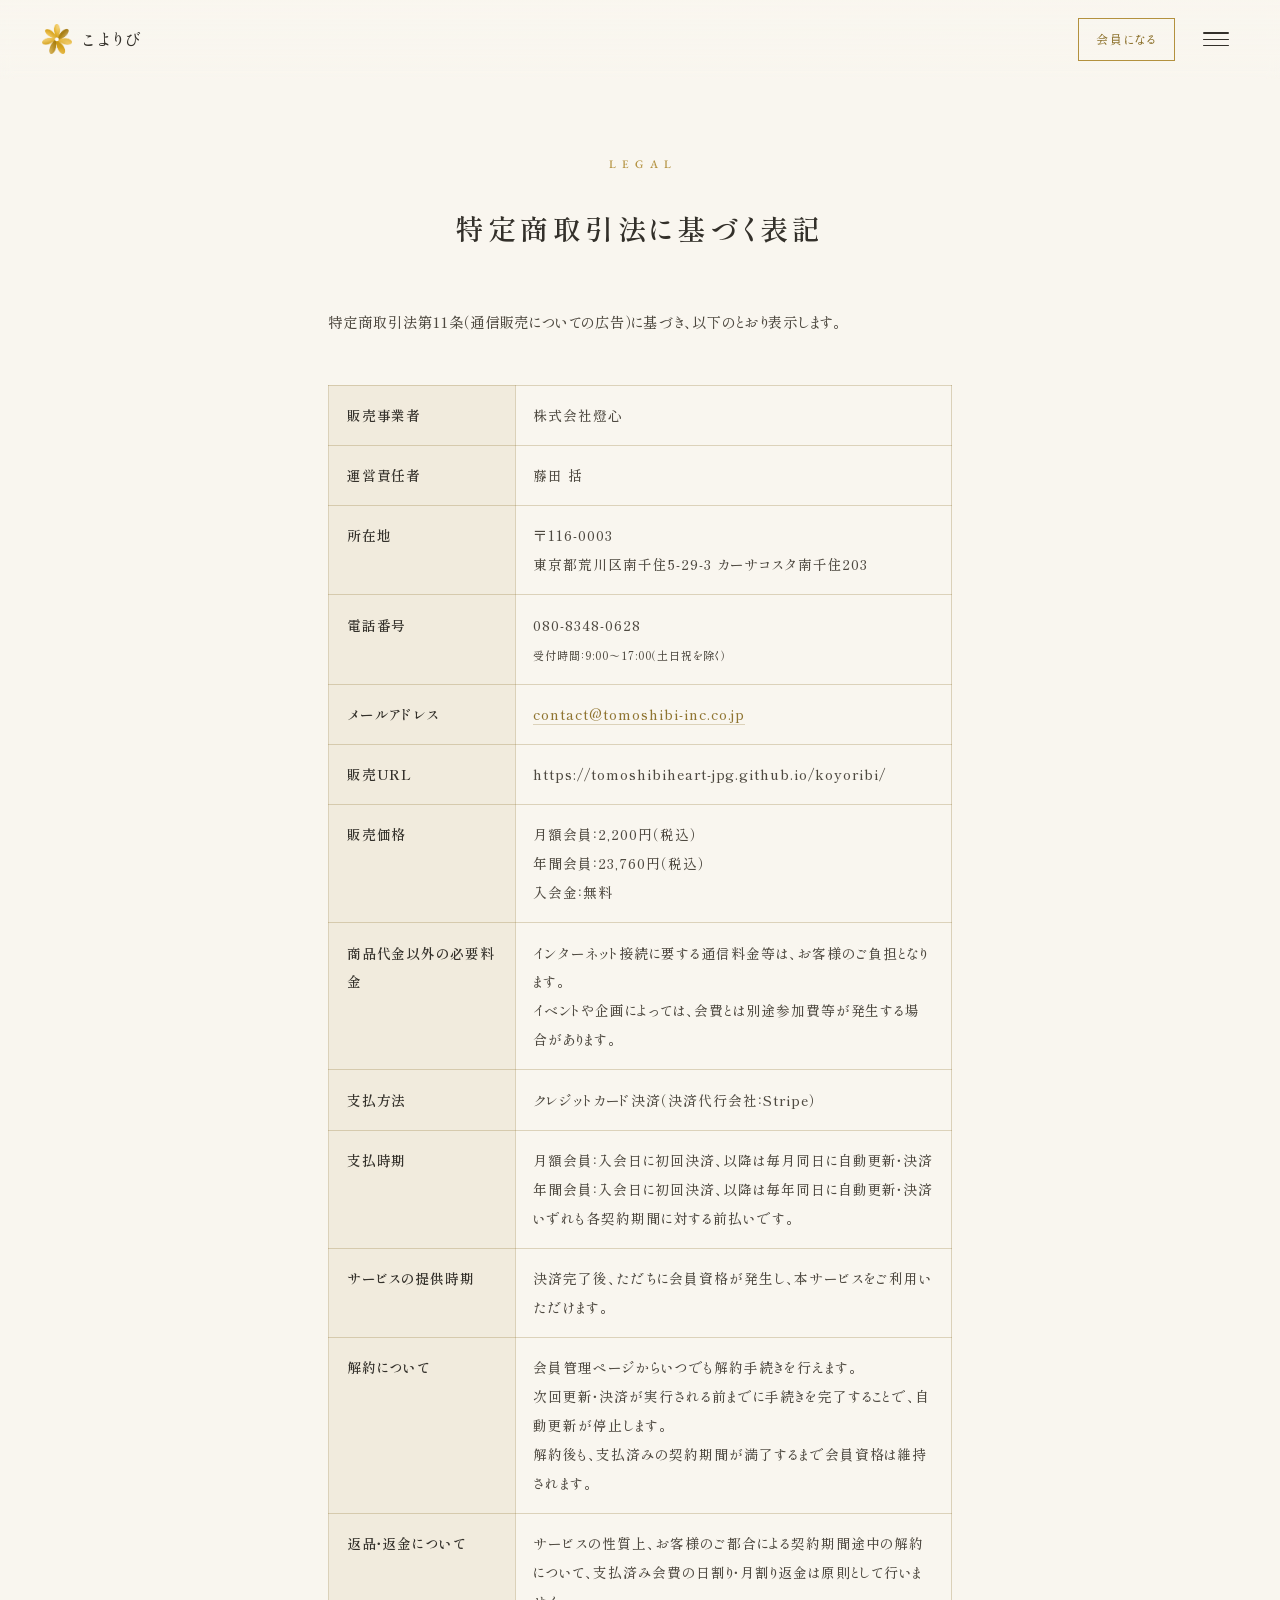
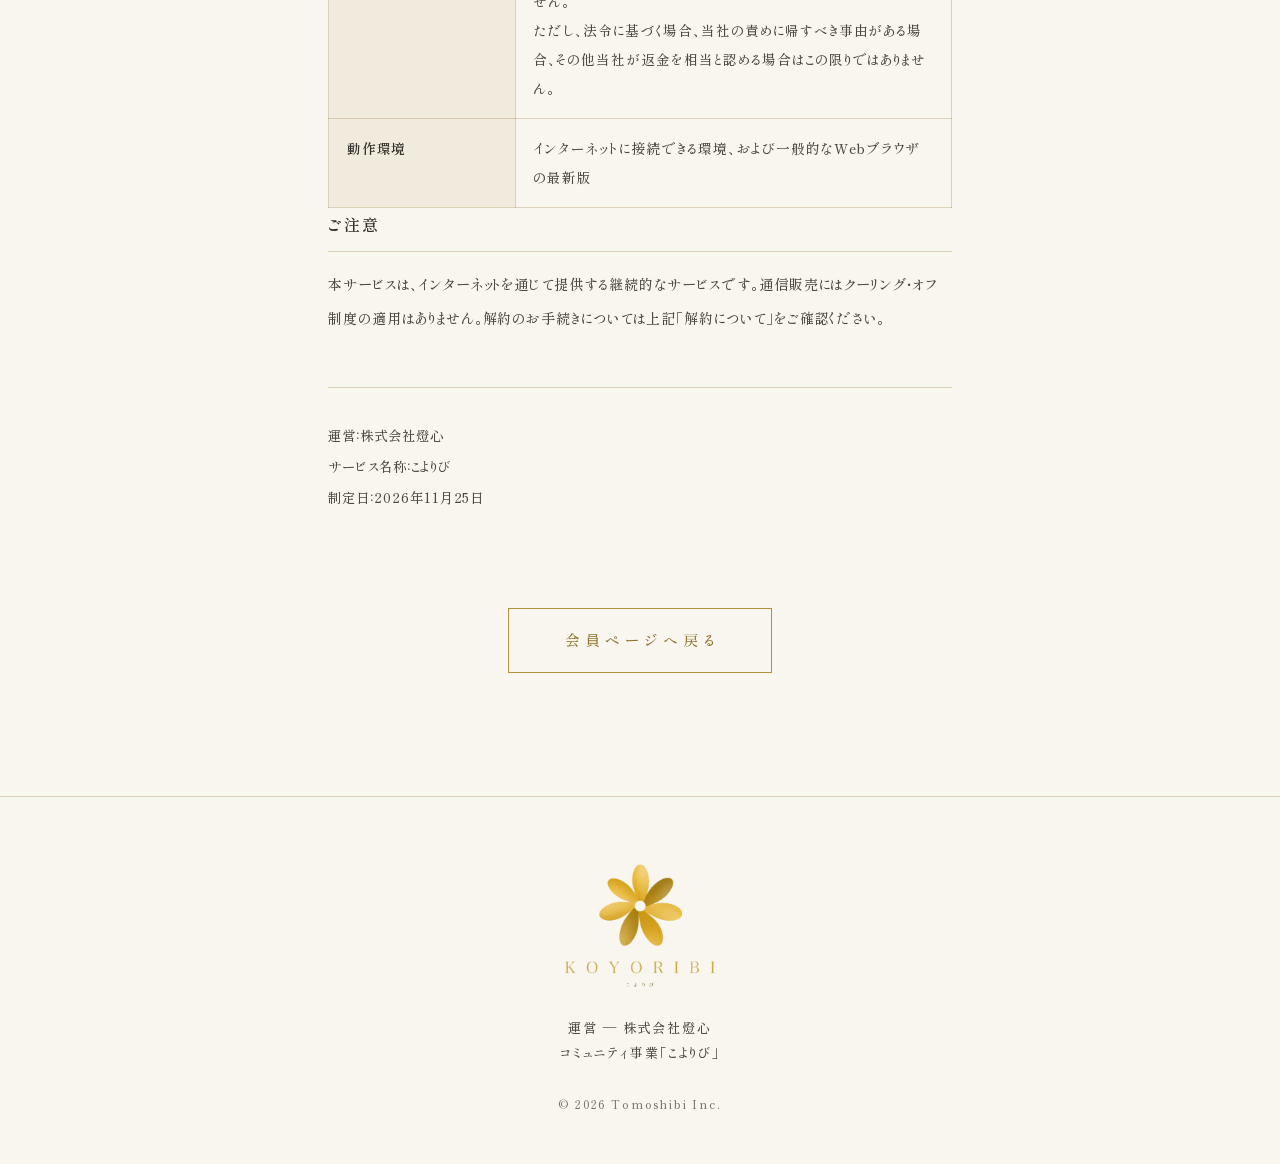
<file: tokushoho.html>
<!DOCTYPE html>
<html lang="ja">
<head>
<meta charset="UTF-8">
<meta name="viewport" content="width=device-width, initial-scale=1.0">
<title>特定商取引法に基づく表記 ｜ こよりび</title>
<meta name="description" content="特定商取引法に基づく表記。">
<meta name="robots" content="noindex">
<link rel="preconnect" href="https://fonts.googleapis.com">
<link rel="preconnect" href="https://fonts.gstatic.com" crossorigin>
<link href="https://fonts.googleapis.com/css2?family=Shippori+Mincho:wght@400;500;600&family=EB+Garamond:wght@400;500&display=swap" rel="stylesheet">
<link rel="icon" href="logo-mark.png">
<link rel="stylesheet" href="style.css">
<style>
.lg-hero{ padding:9.5rem 1.5rem 3rem; text-align:center; }
.lg-hero h1{ font-size:clamp(1.3rem,3.4vw,1.75rem); letter-spacing:.16em; }
.lg-body{ padding:0 0 clamp(4rem,9vw,6rem); }
.lg-body .lead{ font-size:.9rem; line-height:2.4; color:var(--sumi-soft); margin-bottom:2.8rem; }
.lg-body h2{
  font-size:1rem; letter-spacing:.12em; margin:2.8rem 0 1rem;
  padding-bottom:.6rem; border-bottom:1px solid var(--line);
}
.lg-body h2:first-of-type{ margin-top:0; }
.lg-body p{ font-size:.88rem; line-height:2.4; color:var(--sumi-soft); }
.lg-body p + p{ margin-top:1rem; }
.lg-body ol, .lg-body ul{ margin:.9rem 0 0 1.3em; }
.lg-body li{ font-size:.88rem; line-height:2.3; color:var(--sumi-soft); }
.lg-body li + li{ margin-top:.5rem; }
.lg-table{ width:100%; border-collapse:collapse; margin-top:.6rem; }
.lg-table th, .lg-table td{
  border:1px solid var(--line); padding:.95rem 1.1rem;
  font-size:.86rem; line-height:2.1; text-align:left; vertical-align:top;
}
.lg-table th{ width:30%; min-width:8.5em; background:var(--washi-deep); font-weight:600; color:var(--sumi); }
.lg-table td{ color:var(--sumi-soft); }
.lg-fill{ background:rgba(200,64,44,.08); border-bottom:1px dashed #B5432E; color:#8E3221; padding:0 .25em; }
.lg-foot{ margin-top:3.2rem; padding-top:2rem; border-top:1px solid var(--line); font-size:.84rem; line-height:2.3; color:var(--sumi-soft); }
.lg-back{ text-align:center; padding:0 1.5rem clamp(5rem,10vw,7rem); }
@media (max-width:600px){
  .lg-table, .lg-table tbody, .lg-table tr, .lg-table th, .lg-table td{ display:block; width:100%; }
  .lg-table tr{ margin-bottom:1rem; border:1px solid var(--line); }
  .lg-table th, .lg-table td{ border:0; }
  .lg-table th{ border-bottom:1px solid var(--line); }
}
</style>
</head>
<body>

<header class="site" id="siteHeader">
  <a class="brand" href="index.html" aria-label="こよりび トップページ">
    <img class="brand-mark" src="logo-mark.png" alt="" width="30" height="30">
    <span class="name">こよりび</span>
  </a>
  <nav class="global" aria-label="サイト内メニュー">
    <a href="philosophy.html">想い</a>
    <a href="reports.html">記録</a>
    <a href="magazine.html">読む</a>
    <a href="index.html#member">会員</a>
  </nav>
</header>

<div class="lg-hero">
  <span class="eyebrow">Legal</span>
  <h1>特定商取引法に基づく表記</h1>
</div>

<section class="lg-body">
  <div class="wrap-narrow">
    <p class="lead">特定商取引法第11条（通信販売についての広告）に基づき、以下のとおり表示します。</p>

    <table class="lg-table">
      <tr><th>販売事業者</th><td>株式会社燈心</td></tr>
      <tr><th>運営責任者</th><td>藤田 括</td></tr>
      <tr><th>所在地</th><td>〒116-0003<br>東京都荒川区南千住5-29-3 カーサコスタ南千住203</td></tr>
      <tr><th>電話番号</th><td>080-8348-0628<br><span style="font-size:.8em;">受付時間：9:00〜17:00（土日祝を除く）</span></td></tr>
      <tr><th>メールアドレス</th><td><a href="mailto:contact@tomoshibi-inc.co.jp" style="color:var(--kin-deep); border-bottom:1px solid var(--line);">contact@tomoshibi-inc.co.jp</a></td></tr>
      <tr><th>販売URL</th><td>https://tomoshibiheart-jpg.github.io/koyoribi/</td></tr>
      <tr><th>販売価格</th><td>月額会員：2,200円（税込）<br>年間会員：23,760円（税込）<br>入会金：無料</td></tr>
      <tr><th>商品代金以外の必要料金</th><td>インターネット接続に要する通信料金等は、お客様のご負担となります。<br>イベントや企画によっては、会費とは別途参加費等が発生する場合があります。</td></tr>
      <tr><th>支払方法</th><td>クレジットカード決済（決済代行会社：Stripe）</td></tr>
      <tr><th>支払時期</th><td>月額会員：入会日に初回決済、以降は毎月同日に自動更新・決済<br>年間会員：入会日に初回決済、以降は毎年同日に自動更新・決済<br>いずれも各契約期間に対する前払いです。</td></tr>
      <tr><th>サービスの提供時期</th><td>決済完了後、ただちに会員資格が発生し、本サービスをご利用いただけます。</td></tr>
      <tr><th>解約について</th><td>会員管理ページからいつでも解約手続きを行えます。<br>次回更新・決済が実行される前までに手続きを完了することで、自動更新が停止します。<br>解約後も、支払済みの契約期間が満了するまで会員資格は維持されます。</td></tr>
      <tr><th>返品・返金について</th><td>サービスの性質上、お客様のご都合による契約期間途中の解約について、支払済み会費の日割り・月割り返金は原則として行いません。<br>ただし、法令に基づく場合、当社の責めに帰すべき事由がある場合、その他当社が返金を相当と認める場合はこの限りではありません。</td></tr>
      <tr><th>動作環境</th><td>インターネットに接続できる環境、および一般的なWebブラウザの最新版</td></tr>
    </table>

    <h2>ご注意</h2>
    <p>本サービスは、インターネットを通じて提供する継続的なサービスです。通信販売にはクーリング・オフ制度の適用はありません。解約のお手続きについては上記「解約について」をご確認ください。</p>
    <div class="lg-foot">
      運営：株式会社燈心<br>
      サービス名称：こよりび<br>
      制定日：2026年11月25日
    </div>
  </div>
</section>

<div class="lg-back">
  <a class="btn" href="index.html#member">会員ページへ戻る</a>
</div>

<footer class="site">
  <div class="foot-logo"><img src="logo-full-jp.png" alt="こよりび KOYORIBI"></div>
  <p class="company">運営 ― 株式会社燈心<br>コミュニティ事業「こよりび」</p>
  <p class="copy">&copy; 2026 Tomoshibi Inc.</p>
</footer>

<script src="nav.js" defer></script>
<script>
(function(){
  const h = document.getElementById("siteHeader");
  addEventListener("scroll", ()=> h.classList.toggle("scrolled", scrollY > 30), { passive:true });
})();
</script>
</body>
</html>
</file>
<file: sutekikai/styles.css>
/* ============================================================
   素敵会 縁日 ｜ styles.css
   色：朱・赤・提灯の黄・生成り・墨
   ============================================================ */

:root{
  --shu:      #C8402C;   /* 朱 */
  --shu-dark: #9E2C1D;   /* 深朱 */
  --aka:      #E15A3C;   /* 赤 */
  --ki:       #E8A32C;   /* 提灯の黄 */
  --ki-pale:  #F2D08A;   /* 淡い黄 */
  --kinari:   #FBF5EA;   /* 生成り */
  --kinari-d: #F3E9D7;   /* 濃い生成り */
  --sumi:     #2C2620;   /* 墨 */
  --sumi-sub: #6B6053;   /* 薄墨 */
  --yoru:     #1B1A22;   /* 夜 */
  --yoru-2:   #2A2833;
  --line:     rgba(44,38,32,.14);

  --mincho: "Shippori Mincho", "Yu Mincho", "Hiragino Mincho ProN", serif;
  --maru:   "Zen Maru Gothic", "Hiragino Maru Gothic ProN", "Yu Gothic", sans-serif;
  --latin:  "EB Garamond", serif;

  --ease: cubic-bezier(.22,.9,.28,1);
}

*{ margin:0; padding:0; box-sizing:border-box; }
html{ scroll-behavior:smooth; -webkit-text-size-adjust:100%; }
html,body{ max-width:100%; overflow-x:hidden; }

body{
  background:var(--kinari);
  color:var(--sumi);
  font-family:var(--maru);
  font-size:16px;
  line-height:2;
  letter-spacing:.03em;
  font-feature-settings:"palt";
  -webkit-font-smoothing:antialiased;
  /* 和紙のテクスチャ（極薄のノイズ＋ムラ） */
  background-image:
    radial-gradient(900px 480px at 88% 4%,  rgba(232,163,44,.07), transparent 62%),
    radial-gradient(760px 420px at 6% 96%,  rgba(200,64,44,.05),  transparent 62%),
    url("data:image/svg+xml,%3Csvg xmlns='http://www.w3.org/2000/svg' width='160' height='160'%3E%3Cfilter id='n'%3E%3CfeTurbulence type='fractalNoise' baseFrequency='.85' numOctaves='3'/%3E%3C/filter%3E%3Crect width='160' height='160' filter='url(%23n)' opacity='.035'/%3E%3C/svg%3E");
  background-attachment:fixed, fixed, scroll;
}

img{ max-width:100%; display:block; height:auto; }
a{ color:inherit; text-decoration:none; }
button{ font:inherit; color:inherit; background:none; border:none; cursor:pointer; }

.skip-link{
  position:absolute; left:-9999px; top:0; z-index:200;
  background:var(--sumi); color:#fff; padding:.6rem 1rem;
}
.skip-link:focus{ left:0; }

:focus-visible{ outline:2px solid var(--shu); outline-offset:3px; }

/* ---------- レイアウト ---------- */
.wrap  { width:100%; max-width:1080px; margin:0 auto; padding:0 clamp(1.15rem,5vw,2rem); }
.wrap-n{ width:100%; max-width:660px;  margin:0 auto; padding:0 clamp(1.15rem,5vw,2rem); }

.sec{ padding:clamp(4.2rem,11vw,7rem) 0; position:relative; }

.eyebrow{
  font-family:var(--latin);
  font-size:.7rem; letter-spacing:.42em; text-indent:.42em;
  color:var(--shu); text-transform:uppercase;
  margin-bottom:1rem;
}
.sec-title{
  font-family:var(--mincho);
  font-size:clamp(1.55rem,6.2vw,2.35rem);
  font-weight:700; line-height:1.65; letter-spacing:.06em;
  margin-bottom:1.5rem;
}
.sec-lead{
  font-size:.9rem; color:var(--sumi-sub); line-height:2.1;
  margin-bottom:2.4rem;
}

/* ---------- ボタン ---------- */
.btn{
  display:inline-flex; align-items:center; justify-content:center; gap:.5em;
  font-family:var(--maru); font-weight:700;
  font-size:1rem; letter-spacing:.08em;
  padding:1.05rem 2.2rem;
  border-radius:999px;
  position:relative; overflow:hidden;
  transition:transform .3s var(--ease), box-shadow .3s var(--ease), background .3s;
  will-change:transform;
}
.btn-primary{
  background:linear-gradient(135deg, var(--aka), var(--shu) 55%, var(--shu-dark));
  color:#fff;
  box-shadow:0 10px 26px -12px rgba(158,44,29,.75);
  animation:btnPulse 3.4s ease-in-out infinite;
}
@keyframes btnPulse{
  0%,100%{ box-shadow:0 10px 26px -12px rgba(158,44,29,.75); }
  50%    { box-shadow:0 14px 34px -12px rgba(200,64,44,.9); }
}
.btn-primary::after{
  content:""; position:absolute; top:0; left:-130%;
  width:55%; height:100%;
  background:linear-gradient(100deg, transparent, rgba(255,255,255,.35), transparent);
  transform:skewX(-20deg);
}
.btn-primary:hover, .btn-primary:focus-visible{ transform:translateY(-2px); }
.btn-primary:hover::after{ animation:shine .85s ease forwards; }
.btn-primary:active{ transform:translateY(1px) scale(.985); }
@keyframes shine{ to{ left:140%; } }

.btn-lg{ font-size:1.08rem; padding:1.2rem 2.6rem; }

/* ボタン内2段（メイン＋補足） */
.btn-stack{
  flex-direction:column; gap:.14rem;
  padding:.92rem 2.1rem 1rem;
  line-height:1.4;
}
.btn-stack .btn-main{ font-size:1rem; letter-spacing:.08em; }
.btn-stack .btn-sub{
  font-size:.7rem; font-weight:500; letter-spacing:.06em;
  color:rgba(255,255,255,.88);
}

.btn-ghost{
  border:1.5px solid var(--shu);
  color:var(--shu-dark);
  background:transparent;
}
.btn-ghost:hover, .btn-ghost:focus-visible{
  background:var(--shu); color:#fff; transform:translateY(-2px);
}
.btn-ghost.small{ font-size:.88rem; padding:.85rem 1.6rem; }

.btn-ig{
  background:linear-gradient(120deg,#F09433,#DC2743 45%,#BC1888);
  color:#fff;
  box-shadow:0 10px 24px -14px rgba(188,24,136,.9);
}
.btn-ig:hover{ transform:translateY(-2px); }
.ig-ico{ width:1.15em; height:1.15em; display:inline-block; }
.ig-ico svg{ width:100%; height:100%; fill:none; stroke:currentColor; stroke-width:2; }

.btn-mini{
  font-size:.82rem; font-weight:700;
  padding:.5rem 1.1rem; border-radius:999px;
  background:var(--shu); color:#fff;
  transition:transform .25s var(--ease), background .25s;
}
.btn-mini:hover{ background:var(--shu-dark); transform:translateY(-1px); }

/* ============================================================
   ローディング
   ============================================================ */
#opening{
  position:fixed; inset:0; z-index:300;
  background:var(--yoru);
  display:flex; flex-direction:column; align-items:center; justify-content:center; gap:1.6rem;
  animation:opOut .9s ease 2.3s forwards;
}
.op-lanterns{ display:flex; gap:1.1rem; }
.op-l{
  width:26px; height:34px; border-radius:46% 46% 42% 42%;
  background:radial-gradient(circle at 50% 35%, #FFD98A, var(--ki) 62%, #C2761B);
  opacity:0; transform:translateY(-10px);
  animation:opLantern .7s var(--ease) forwards;
  box-shadow:0 0 22px rgba(232,163,44,.6);
}
.op-l.l2{ animation-delay:.22s; } .op-l.l3{ animation-delay:.44s; }
@keyframes opLantern{ to{ opacity:1; transform:none; } }
.op-text{
  font-family:var(--mincho); font-weight:700;
  color:#F6EAD2; letter-spacing:.42em; text-indent:.42em;
  font-size:1.05rem; opacity:0;
  animation:opFade .9s ease .85s forwards;
}
@keyframes opFade{ to{ opacity:1; } }
@keyframes opOut{ to{ opacity:0; visibility:hidden; } }
body.op-lock{ overflow:hidden; }

/* ============================================================
   ヘッダー
   ============================================================ */
.site-header{
  position:fixed; top:0; left:0; right:0; z-index:90;
  display:flex; align-items:center; justify-content:space-between;
  padding:.65rem clamp(.9rem,4vw,1.6rem);
  background:rgba(251,245,234,0);
  backdrop-filter:blur(0px);
  transform:translateY(-110%);
  transition:transform .45s var(--ease), background .45s, backdrop-filter .45s, box-shadow .45s;
}
.site-header.show{
  transform:none;
  background:rgba(251,245,234,.92);
  backdrop-filter:blur(8px);
  box-shadow:0 1px 0 var(--line);
}
.brand{ display:flex; align-items:center; gap:.5rem; }
.brand-mark{ width:28px; height:28px; transition:transform 1.1s var(--ease); }
.brand:hover .brand-mark{ transform:rotate(360deg); }
.brand-name{ font-family:var(--mincho); font-weight:700; font-size:.95rem; letter-spacing:.12em; }

/* ============================================================
   SECTION 1 ヒーロー
   ============================================================ */
.hero{
  position:relative;
  min-height:100svh;
  display:flex; align-items:center; justify-content:center;
  padding:5.0rem 1.2rem 5.8rem;
  background:
    radial-gradient(120% 70% at 50% 108%, rgba(200,64,44,.38), transparent 62%),
    radial-gradient(90% 55% at 50% -8%,  rgba(232,163,44,.22), transparent 60%),
    linear-gradient(180deg, #14131A 0%, var(--yoru) 38%, var(--yoru-2) 100%);
  overflow:hidden;
  color:#F7F0E2;
}

/* 星 */
.hero-sky{ position:absolute; inset:0; pointer-events:none; }
.star{
  position:absolute; width:3px; height:3px; border-radius:50%;
  background:#FFF3D6; opacity:.7;
  animation:twinkle 4s ease-in-out infinite;
}
.star.s1{ top:12%; left:16%; } .star.s2{ top:22%; left:78%; animation-delay:.7s; }
.star.s3{ top:34%; left:34%; animation-delay:1.4s; } .star.s4{ top:16%; left:58%; animation-delay:2.1s; }
.star.s5{ top:46%; left:88%; animation-delay:.3s; } .star.s6{ top:28%; left:8%;  animation-delay:1.8s; }
@keyframes twinkle{ 0%,100%{ opacity:.25; } 50%{ opacity:.9; } }

/* 花火（ごく控えめ） */
.firework{
  position:absolute; width:3px; height:3px; border-radius:50%;
  background:transparent;
  box-shadow:
     0 -26px 0 -1px rgba(242,208,138,.85),  0 26px 0 -1px rgba(242,208,138,.85),
    -26px 0 0 -1px rgba(242,208,138,.85),  26px 0 0 -1px rgba(242,208,138,.85),
    -18px -18px 0 -1px rgba(232,163,44,.7), 18px -18px 0 -1px rgba(232,163,44,.7),
    -18px  18px 0 -1px rgba(232,163,44,.7), 18px  18px 0 -1px rgba(232,163,44,.7);
  opacity:0;
  animation:fw 7s ease-out infinite;
}
.firework.f1{ top:20%; left:24%; }
.firework.f2{ top:14%; left:74%; animation-delay:3.5s; }
@keyframes fw{
  0%{ opacity:0; transform:scale(.25); }
  8%{ opacity:1; transform:scale(1); }
  26%{ opacity:0; transform:scale(1.5); }
  100%{ opacity:0; transform:scale(1.5); }
}

/* 提灯 */
.lantern-row{
  position:absolute; top:0; left:0; right:0;
  display:flex; justify-content:space-around; align-items:flex-start;
  padding:0 .4rem; pointer-events:none;
}
.lantern-row::before{
  content:""; position:absolute; top:14px; left:0; right:0; height:1px;
  background:rgba(242,208,138,.4);
}
.lantern{
  position:relative; width:26px; height:36px; margin-top:14px;
  border-radius:46% 46% 40% 40%;
  background:linear-gradient(180deg,#F0B24A,#C8402C 78%);
  box-shadow:0 0 24px rgba(232,163,44,.55), inset 0 -6px 10px rgba(0,0,0,.18);
  transform-origin:top center;
  animation:sway 5.5s ease-in-out infinite;
  opacity:0; animation-fill-mode:both;
}
.lantern::before, .lantern::after{
  content:""; position:absolute; left:50%; transform:translateX(-50%);
  width:16px; height:3px; background:#4A2A18; border-radius:1px;
}
.lantern::before{ top:-2px; } .lantern::after{ bottom:-2px; }
.lantern:nth-child(2n){ animation-duration:6.4s; height:31px; width:23px; }
.lantern:nth-child(3n){ animation-duration:7.1s; margin-top:20px; }
@keyframes sway{
  0%,100%{ transform:rotate(-3.5deg); opacity:1; }
  50%    { transform:rotate(3.5deg);  opacity:1; }
}
.lantern-row.small .lantern{ width:20px; height:27px; }

/* ヒーロー本体 */
.hero-inner{ position:relative; text-align:center; max-width:640px; }
.hero-logo{
  width:56px; height:56px; margin:0 auto .85rem;
  filter:drop-shadow(0 0 18px rgba(232,163,44,.55));
  opacity:0; animation:hIn 1s var(--ease) 2.4s forwards;
}
/* 書き文字のタイトル（素敵会 ／ 秋の縁日） */
.hero-title{
  margin:0 auto 1.05rem;
  display:flex; flex-direction:column; align-items:center;
  gap:.35rem;
  width:100%;
}
.hero-title .ht-line{
  display:block; height:auto;
  filter:drop-shadow(0 0 26px rgba(232,163,44,.42))
         drop-shadow(0 0 60px rgba(200,64,44,.3));
  opacity:0;
  animation:hTitle 1s var(--ease) forwards;
}
.hero-title .ht-1{ width:min(47%, 240px); animation-delay:2.65s; }
.hero-title .ht-2{ width:min(79%, 400px); animation-delay:2.95s; }
@keyframes hTitle{ from{ opacity:0; transform:translateY(20px) scale(.93); } to{ opacity:1; transform:none; } }
@media (min-width:760px){
  .hero-title{ gap:.45rem; }
  .hero-title .ht-1{ width:255px; }
  .hero-title .ht-2{ width:430px; }
}

.hero-meta{
  font-family:var(--latin);
  font-size:clamp(.95rem,3.6vw,1.1rem);
  letter-spacing:.14em; color:#F2D08A;
  display:flex; flex-wrap:wrap; justify-content:center; gap:.2rem .55rem;
  margin-bottom:.4rem;
  opacity:0; animation:hIn .9s var(--ease) 3.3s forwards;
}
.hero-meta em{ font-style:normal; font-size:.82em; letter-spacing:.2em; }
.hm-sep{ opacity:.5; }
.hero-place{
  font-size:.86rem; color:rgba(247,240,226,.8); letter-spacing:.08em;
  margin-bottom:2rem;
  opacity:0; animation:hIn .9s var(--ease) 3.4s forwards;
}
.hero-map{
  border-bottom:1px solid rgba(242,208,138,.5);
  padding-bottom:.12rem;
  transition:border-color .3s, color .3s;
}
.hero-map:hover, .hero-map:focus-visible{ border-color:var(--ki-pale); color:#FFF3D9; }
.hm-pin{ margin-left:.3em; font-size:.85em; }
.hero-free{
  display:inline-block; margin-left:.4rem;
  border:1px solid rgba(242,208,138,.6); border-radius:999px;
  padding:.05rem .7rem; font-size:.78rem; color:#F2D08A;
}

.hero-copy{
  font-family:var(--mincho); font-weight:700;
  font-size:clamp(1.35rem,6vw,1.9rem);
  line-height:1.75; letter-spacing:.06em;
  margin-bottom:.9rem;
  opacity:0; animation:hIn 1.1s var(--ease) 3.6s forwards;
}
.hero-sub{
  font-size:clamp(.84rem,3.4vw,.95rem);
  line-height:1.95; color:rgba(247,240,226,.82);
  margin-bottom:1.6rem;
  opacity:0; animation:hIn 1.1s var(--ease) 3.75s forwards;
}
.hero-inner .btn{ opacity:0; animation:hIn 1s var(--ease) 3.85s forwards; }
.hero-note{
  margin-top:.7rem; font-size:.75rem; letter-spacing:.1em;
  color:rgba(247,240,226,.62);
  opacity:0; animation:hIn 1s var(--ease) 4.0s forwards;
}
@keyframes hIn{ from{ opacity:0; transform:translateY(14px); } to{ opacity:1; transform:none; } }

.scroll-cue{
  position:absolute; bottom:1.4rem; left:0; right:0; text-align:center;
  font-family:var(--latin); font-size:.6rem; letter-spacing:.44em; text-indent:.44em;
  color:rgba(242,208,138,.75);
  opacity:0; animation:hIn 1s ease 4.3s forwards;
}
.scroll-cue::after{
  content:""; display:block; width:1px; height:34px; margin:.5rem auto 0;
  background:linear-gradient(rgba(242,208,138,.8), transparent);
  animation:cue 2.4s ease-in-out infinite;
}
@keyframes cue{
  0%{ transform:scaleY(0); transform-origin:top; }
  55%{ transform:scaleY(1); transform-origin:top; }
  56%{ transform-origin:bottom; }
  100%{ transform:scaleY(0); transform-origin:bottom; }
}

/* 波型の境目 */
.wave-top{
  height:46px; margin-top:-46px; position:relative; z-index:2;
  background:var(--kinari);
  -webkit-mask:radial-gradient(22px 24px at 22px -6px, transparent 98%, #000) repeat-x;
          mask:radial-gradient(22px 24px at 22px -6px, transparent 98%, #000) repeat-x;
  -webkit-mask-size:44px 46px; mask-size:44px 46px;
}

/* ============================================================
   締切・定員バッジ
   ============================================================ */
.deadline{
  display:inline-flex; flex-wrap:wrap; align-items:center; justify-content:center;
  gap:.1rem .55rem;
  margin:.95rem auto 0;
  padding:.5rem 1.15rem;
  border:1px solid rgba(200,64,44,.4);
  border-radius:999px;
  background:rgba(200,64,44,.07);
  font-size:.84rem; letter-spacing:.04em;
  color:var(--shu-dark);
}
.deadline .dl-label{
  font-size:.72rem; font-weight:700;
  background:var(--shu); color:#fff;
  border-radius:999px; padding:.14rem .62rem;
  letter-spacing:.08em;
}
.deadline .dl-main{ font-family:var(--mincho); font-weight:700; }
.deadline .dl-sep{ opacity:.45; }
/* 暗い地（ヒーロー）用 */
.deadline-dark{
  border-color:rgba(242,208,138,.45);
  background:rgba(242,208,138,.08);
  color:#F6E9CC;
}
.deadline-dark .dl-label{ background:var(--shu); color:#fff; }
.hero-inner .deadline{ opacity:0; animation:hIn 1s var(--ease) 3.98s forwards; }
@media (max-width:380px){
  .deadline{ font-size:.78rem; padding:.48rem .9rem; }
}

/* ============================================================
   実績の数字
   ============================================================ */
.record{
  padding:clamp(2.2rem,6vw,3rem) 0;
  background:var(--kinari-d);
  border-top:1px solid var(--line);
  border-bottom:1px solid var(--line);
}
.record-list{
  list-style:none;
  display:flex; justify-content:center; align-items:flex-start;
  gap:clamp(2.2rem,10vw,5rem);
}
.record-list li{ text-align:center; }
.rec-num{
  font-family:var(--latin); font-weight:500;
  font-size:clamp(2.6rem,11vw,3.4rem);
  line-height:1; color:var(--shu-dark);
  letter-spacing:.01em;
}
.rec-unit{
  font-family:var(--mincho); font-weight:700;
  font-size:clamp(1rem,3.6vw,1.2rem);
  color:var(--shu-dark); margin-left:.12em;
}
.rec-label{
  display:block; margin-top:.5rem;
  font-size:.76rem; letter-spacing:.14em;
  color:var(--sumi-sub);
}

/* ============================================================
   SECTION 2 INTRODUCTION
   ============================================================ */
.intro{ text-align:center; }
.intro-body p{
  font-size:clamp(.92rem,3.7vw,1.02rem);
  line-height:2.35;
  margin-bottom:1.9rem;
  color:var(--sumi-sub);
}
.intro-body p.strong{
  color:var(--sumi); font-family:var(--mincho); font-weight:500;
  font-size:clamp(1rem,4.1vw,1.15rem);
}
/* --- 提灯と花火のイラスト --- */
.intro-scene{
  position:relative;
  margin:2.8rem auto 0;
  width:100%;
  max-width:560px;
  aspect-ratio:16/9;
  border-radius:18px;
  overflow:hidden;
  background:
    radial-gradient(120% 80% at 50% 118%, rgba(200,64,44,.34), transparent 60%),
    linear-gradient(180deg, #14131B 0%, #1E1D27 62%, #2A2631 100%);
  box-shadow:0 18px 40px -26px rgba(44,38,32,.55);
}

/* 星 */
.sc-star{
  position:absolute; width:2.5px; height:2.5px; border-radius:50%;
  background:#FFF3D6; opacity:.6;
  animation:scTwinkle 4.2s ease-in-out infinite;
}
.sc-star.a{ top:16%; left:12%; }
.sc-star.b{ top:26%; left:86%; animation-delay:.9s; }
.sc-star.c{ top:40%; left:30%; animation-delay:1.7s; }
.sc-star.d{ top:14%; left:62%; animation-delay:2.4s; }
.sc-star.e{ top:34%; left:74%; animation-delay:3.1s; }
@keyframes scTwinkle{ 0%,100%{ opacity:.2; } 50%{ opacity:.85; } }

/* 花火 */
.sc-fw{
  position:absolute; width:3px; height:3px; border-radius:50%;
  opacity:0;
  animation:scFw 6.5s ease-out infinite;
}
.sc-fw::before{
  content:""; position:absolute; inset:-1px;
  border-radius:50%;
  filter:drop-shadow(0 0 6px rgba(255,205,120,.85));
  box-shadow:
     0 -42px 0 0 #FFF0CC,    0 42px 0 0 #FFF0CC,
    -42px 0 0 0 #FFF0CC,    42px 0 0 0 #FFF0CC,
    -30px -30px 0 0 #F8C25A, 30px -30px 0 0 #F8C25A,
    -30px  30px 0 0 #F8C25A, 30px  30px 0 0 #F8C25A,
     0 -24px 0 -.5px #FFD98F, 0 24px 0 -.5px #FFD98F,
    -24px 0 0 -.5px #FFD98F, 24px 0 0 -.5px #FFD98F,
    -17px -17px 0 -.8px #E8A32C, 17px -17px 0 -.8px #E8A32C,
    -17px  17px 0 -.8px #E8A32C, 17px  17px 0 -.8px #E8A32C;
}
.sc-fw::after{
  content:""; position:absolute; left:50%; top:50%;
  width:6px; height:6px; margin:-3px 0 0 -3px;
  border-radius:50%;
  border:1.5px solid rgba(255,214,150,.6);
  animation:scRing 6.5s ease-out infinite;
}
.sc-fw.f1{ top:30%; left:23%; transform:scale(1.15); }
.sc-fw.f2{ top:22%; left:72%; animation-delay:2.2s; transform:scale(1.3); }
.sc-fw.f2::after{ animation-delay:2.2s; }
.sc-fw.f3{ top:41%; left:49%; animation-delay:3.6s; transform:scale(.85); }
.sc-fw.f3::after{ animation-delay:3.6s; }
@keyframes scFw{
  0%   { opacity:0; }
  6%   { opacity:1; }
  10%  { opacity:1; }
  26%  { opacity:0; }
  100% { opacity:0; }
}
.sc-fw::before{ animation:scBurst 6.5s ease-out infinite; }
.sc-fw.f2::before{ animation-delay:2.2s; }
.sc-fw.f3::before{ animation-delay:3.6s; }
@keyframes scBurst{
  0%   { transform:scale(.25); }
  8%   { transform:scale(1); }
  26%  { transform:scale(1.4); }
  100% { transform:scale(1.4); }
}
@keyframes scRing{
  0%   { opacity:0; width:6px; height:6px; margin:-3px 0 0 -3px; }
  6%   { opacity:.7; }
  26%  { opacity:0; width:130px; height:130px; margin:-65px 0 0 -65px; }
  100% { opacity:0; width:130px; height:130px; margin:-65px 0 0 -65px; }
}

/* 提灯の列 */
.sc-wire{
  position:absolute; top:0; left:-4%; right:-4%;
  display:flex; justify-content:space-around; align-items:flex-start;
}
.sc-wire::before{
  content:""; position:absolute; top:9px; left:0; right:0; height:1px;
  background:rgba(242,208,138,.38);
}
.sc-lantern{
  position:relative;
  width:15px; height:21px; margin-top:9px;
  border-radius:46% 46% 40% 40%;
  background:linear-gradient(180deg,#F5BC55,#C8402C 78%);
  box-shadow:0 0 14px rgba(232,163,44,.55), inset 0 -4px 7px rgba(0,0,0,.2);
  transform-origin:top center;
  animation:scSway 5.2s ease-in-out infinite;
}
.sc-lantern::before, .sc-lantern::after{
  content:""; position:absolute; left:50%; transform:translateX(-50%);
  width:9px; height:2px; background:#4A2A18; border-radius:1px;
}
.sc-lantern::before{ top:-1px; } .sc-lantern::after{ bottom:-1px; }
.sc-lantern:nth-child(2n){ animation-duration:6.1s; height:18px; width:13px; }
.sc-lantern:nth-child(3n){ animation-duration:6.8s; margin-top:15px; }
@keyframes scSway{
  0%,100%{ transform:rotate(-4deg); }
  50%    { transform:rotate(4deg); }
}

/* 人のシルエット */
.sc-people{
  position:absolute; left:0; right:0; bottom:0;
  width:100%; height:50%;
  opacity:.94;
}

@media (max-width:420px){
  .intro-scene{ aspect-ratio:3/2; }
  .sc-wire .sc-lantern:nth-child(n+6){ display:none; }
}

/* ============================================================
   SECTION 4 EXPERIENCE
   ============================================================ */
.exp-grid{
  list-style:none;
  display:grid;
  grid-template-columns:repeat(auto-fit, minmax(min(100%,150px), 1fr));
  gap:.8rem;
}
.exp-card{
  background:#fff;
  border:1px solid var(--line);
  border-radius:16px;
  padding:1.4rem 1rem 1.3rem;
  text-align:center;
  transition:transform .35s var(--ease), box-shadow .35s var(--ease), border-color .35s;
  cursor:default;
}
.exp-card:hover, .exp-card:focus-visible{
  transform:translateY(-5px);
  box-shadow:0 14px 30px -18px rgba(158,44,29,.45);
  border-color:rgba(200,64,44,.4);
}
.exp-card:active{ transform:translateY(-1px) scale(.99); }
.exp-ico{
  display:block; width:46px; height:46px; margin:0 auto .8rem;
  border-radius:50%;
  background:linear-gradient(135deg, var(--ki-pale), rgba(232,163,44,.35));
  display:grid; place-items:center;
}
.exp-ico svg{
  width:26px; height:26px;
  fill:none; stroke:var(--shu-dark); stroke-width:2;
  stroke-linecap:round; stroke-linejoin:round;
}
.exp-card h3{
  font-family:var(--mincho); font-size:1.05rem; font-weight:700;
  letter-spacing:.08em; margin-bottom:.4rem;
}
.exp-card p{ font-size:.78rem; line-height:1.9; color:var(--sumi-sub); letter-spacing:0; }

/* 中盤CTA */
.cta-mid{
  text-align:center;
  padding:clamp(3rem,9vw,4.5rem) 0;
  background:
    radial-gradient(70% 100% at 50% 0%, rgba(232,163,44,.16), transparent 70%),
    var(--kinari-d);
}
.cta-mid-copy{
  font-family:var(--mincho); font-weight:700;
  font-size:clamp(1.05rem,4.4vw,1.3rem);
  margin-bottom:1.5rem;
}
.cta-mid .hero-note{ color:var(--sumi-sub); opacity:1; animation:none; }

/* ============================================================
   SECTION 5 出展者
   ============================================================ */
.ex-grid{
  display:grid;
  grid-template-columns:repeat(auto-fit, minmax(min(100%,270px), 1fr));
  gap:1.1rem;
}
.ex-card{
  background:#fff;
  border:1px solid var(--line);
  border-radius:18px;
  overflow:hidden;
  display:flex; flex-direction:column;
  transition:transform .4s var(--ease), box-shadow .4s var(--ease);
}
.ex-card:hover{ transform:translateY(-6px); box-shadow:0 18px 38px -22px rgba(158,44,29,.5); }
.ex-photo{
  aspect-ratio:4/3;
  background:
    repeating-linear-gradient(45deg, rgba(232,163,44,.10) 0 10px, transparent 10px 20px),
    var(--kinari-d);
  display:grid; place-items:center;
  border-bottom:1px solid var(--line);
  overflow:hidden;
}
.ex-photo img{ width:100%; height:100%; object-fit:cover; }
/* ロゴ画像は切らずに全体を見せる */
.ex-photo.is-logo{ background:none; }
.ex-photo.is-logo img{ object-fit:contain; }
/* ロゴを押すと公式サイトへ */
a.ex-photo{ display:grid; place-items:center; position:relative; cursor:pointer; }
a.ex-photo img{ transition:transform .5s var(--ease); }
a.ex-photo::after{
  content:""; position:absolute; inset:0;
  background:rgba(200,64,44,0);
  transition:background .35s;
}
a.ex-photo:hover img, a.ex-photo:focus-visible img{ transform:scale(1.04); }
a.ex-photo:hover::after{ background:rgba(200,64,44,.05); }
.ex-ph{
  font-family:var(--latin);
  font-size:.7rem; letter-spacing:.24em;
  color:rgba(107,96,83,.55);
  text-align:center; line-height:1.9;
}
.ex-body{ padding:1.2rem 1.15rem 1.4rem; flex:1; display:flex; flex-direction:column; }
.ex-role{
  display:inline-block; align-self:flex-start;
  font-size:.7rem; letter-spacing:.06em; font-weight:700;
  color:var(--shu-dark); background:rgba(200,64,44,.1);
  padding:.2rem .7rem; border-radius:999px;
  margin-bottom:.7rem;
}
.ex-name{
  font-family:var(--mincho); font-size:1.12rem; font-weight:700;
  line-height:1.6; letter-spacing:.04em; margin-bottom:.15rem;
}
/* 見出しを押すと公式サイトへ */
.ex-name a{
  display:inline-flex; align-items:center; gap:.3em;
  transition:color .3s;
}
.ex-name a::after{
  content:"↗";
  font-family:var(--maru); font-size:.62em; font-weight:400;
  color:var(--shu); opacity:.55;
  transition:transform .35s var(--ease), opacity .3s;
}
.ex-name a:hover, .ex-name a:focus-visible{ color:var(--shu-dark); }
.ex-name a:hover::after{ transform:translate(2px,-2px); opacity:1; }

/* キャッチコピー */
.ex-catch{
  font-family:var(--mincho); font-weight:700;
  font-size:1rem; line-height:1.75; letter-spacing:.04em;
  color:var(--shu-dark);
  margin:.9rem 0 .7rem;
  padding-left:.85rem;
  position:relative;
}
.ex-catch::before{
  content:""; position:absolute; left:0; top:.35em; bottom:.35em;
  width:2px; border-radius:1px;
  background:linear-gradient(var(--ki), var(--shu));
}
.ex-person{ font-size:.78rem; color:var(--sumi-sub); margin-bottom:.8rem; }
/* 顔写真つきの名前 */
.ex-person-face{ display:flex; align-items:center; gap:.5rem; }
.ex-face + .ex-face{ margin-left:-10px; }
.ex-face.is-mark{ background:#fff; object-fit:contain; padding:2px; }
.ex-face{
  width:34px; height:34px; border-radius:50%;
  object-fit:cover; object-position:center 22%;
  border:1.5px solid var(--kinari-d);
  box-shadow:0 2px 8px -4px rgba(44,38,32,.4);
  flex:0 0 auto;
}
/* 当日の内容メモ */
.ex-note{
  margin-top:.8rem;
  font-size:.76rem; line-height:1.85;
  color:var(--shu-dark);
  background:rgba(200,64,44,.07);
  border-radius:8px;
  padding:.55rem .75rem;
}
.ex-desc{ font-size:.82rem; line-height:1.95; color:var(--sumi-sub); flex:1; }
.ex-todo{
  margin-top:.9rem; font-size:.7rem; letter-spacing:.08em;
  color:rgba(107,96,83,.7);
  border-top:1px dashed var(--line); padding-top:.7rem;
}
.ex-links{
  margin-top:1rem; padding-top:.8rem;
  border-top:1px dashed var(--line);
  display:flex; flex-wrap:wrap; gap:.4rem 1.1rem;
}
.ex-links a{
  font-size:.78rem; font-weight:700; color:var(--shu-dark);
  border-bottom:1px solid rgba(200,64,44,.3);
  padding-bottom:.08rem;
  transition:border-color .3s, color .3s;
}
.ex-links a:hover{ border-color:var(--shu); color:var(--shu); }
.ex-link{ margin-top:.7rem; font-size:.78rem; font-weight:700; color:var(--shu-dark); }
.ex-link:hover{ text-decoration:underline; }

/* ============================================================
   TIME SCHEDULE
   ============================================================ */
.schedule{ padding-top:clamp(3rem,8vw,5rem); }
.ts-wrap{
  border:1px solid var(--line);
  border-radius:16px;
  background:#fff;
  overflow:hidden;
  box-shadow:0 14px 34px -26px rgba(44,38,32,.45);
}
.ts-toggle{
  width:100%;
  display:flex; align-items:center; justify-content:space-between; gap:1rem;
  padding:1.25rem 1.3rem;
  font-family:var(--mincho); font-weight:700;
  font-size:1rem; letter-spacing:.06em;
  color:var(--sumi);
  transition:background .3s, color .3s;
}
.ts-toggle:hover{ background:var(--kinari); color:var(--shu-dark); }
.ts-mark{ position:relative; flex:0 0 18px; width:18px; height:18px; }
.ts-mark::before, .ts-mark::after{
  content:""; position:absolute; top:50%; left:0;
  width:18px; height:2px; background:var(--shu);
  transform:translateY(-50%);
  transition:transform .35s var(--ease);
}
.ts-mark::after{ transform:translateY(-50%) rotate(90deg); }
.ts-toggle[aria-expanded="true"] .ts-mark::after{ transform:translateY(-50%) rotate(0deg); }

.ts-panel{ overflow:hidden; max-height:0; transition:max-height .5s var(--ease); }
.ts-inner{ padding:.2rem 1.3rem 1.6rem; }

.ts-block{ position:relative; padding:.9rem 0 .2rem 3.6rem; }
.ts-block::before{
  content:""; position:absolute; left:1.05rem; top:0; bottom:0;
  width:1px; background:var(--line);
}
.ts-block:last-of-type::before{ height:1.5rem; }
.ts-hour{
  position:absolute; left:0; top:.75rem;
  font-family:var(--latin); font-size:.82rem; font-weight:500;
  letter-spacing:.06em; color:var(--shu-dark);
  background:#fff; padding:.15rem 0;
  z-index:1;
}
.ts-block::after{
  content:""; position:absolute; left:.78rem; top:1.05rem;
  width:9px; height:9px; border-radius:50%;
  background:var(--ki); border:2px solid #fff;
  box-shadow:0 0 0 1px var(--line);
}
.ts-list{ list-style:none; }
.ts-row{
  display:flex; flex-wrap:wrap; gap:.1rem .8rem;
  padding:.55rem 0;
  border-bottom:1px dashed var(--line);
}
.ts-row:last-child{ border-bottom:none; }
.ts-time{
  font-family:var(--latin); font-size:.8rem; letter-spacing:.04em;
  color:var(--sumi-sub); flex:0 0 auto; min-width:6.2em;
}
.ts-act{ font-size:.88rem; line-height:1.75; color:var(--sumi); flex:1 1 60%; }
.ts-row.ts-open .ts-act,
.ts-row.ts-close .ts-act{ font-family:var(--mincho); font-weight:700; }
.ts-row.ts-hl{
  background:rgba(232,163,44,.12);
  border-radius:8px;
  padding:.6rem .7rem;
  margin:.2rem -.7rem;
  border-bottom:none;
}
.ts-row.ts-hl .ts-act{ font-family:var(--mincho); font-weight:700; color:var(--shu-dark); }
.ts-note{
  margin-top:1.4rem;
  font-size:.76rem; line-height:1.85; color:var(--sumi-sub);
}

@media (max-width:400px){
  .ts-block{ padding-left:3.2rem; }
  .ts-time{ min-width:100%; color:var(--shu-dark); font-weight:500; }
  .ts-act{ flex:1 1 100%; }
}

/* ============================================================
   SECTION 6 FOOD
   ============================================================ */
.food{
  background:
    radial-gradient(80% 60% at 100% 0%, rgba(200,64,44,.08), transparent 65%),
    var(--kinari-d);
  text-align:center;
}
.food-list{
  list-style:none;
  display:grid;
  grid-template-columns:repeat(auto-fit, minmax(min(100%,250px), 1fr));
  gap:.55rem;
  max-width:740px;
  margin:0 auto 2.4rem;
  text-align:left;
}
.food-list li{
  display:flex; align-items:center; gap:.6rem;
  background:#fff; border:1px solid var(--line);
  border-radius:999px; padding:.62rem 1.15rem;
  font-family:var(--mincho); font-weight:500; font-size:.92rem;
  transition:transform .3s var(--ease);
}
.food-list li:hover{ transform:translateY(-3px); }
.food-em{ font-size:1.15rem; line-height:1; flex:0 0 auto; }
.food-name{ flex:1; min-width:0; letter-spacing:0; }
.food-price{
  flex:0 0 auto;
  font-family:var(--latin);
  font-size:.86rem; font-weight:500;
  color:var(--shu-dark);
  letter-spacing:.02em;
}
.food-caution{
  font-size:.74rem; line-height:1.9; color:var(--sumi-sub);
  max-width:520px; margin:-1.4rem auto 2rem;
  opacity:.9;
}
.food-note{
  font-size:.88rem; line-height:2.1; color:var(--sumi-sub);
  background:#fff; border:1px solid var(--line);
  border-radius:14px; padding:1.4rem 1.2rem;
  max-width:560px; margin:0 auto;
}
.food-note strong{ color:var(--shu-dark); }
.food-small{ display:inline-block; margin-top:.5rem; font-size:.78rem; opacity:.85; }

/* ============================================================
   SECTION 8 開催概要
   ============================================================ */
.outline-grid{
  display:grid;
  grid-template-columns:repeat(2, minmax(0, 1fr));
  gap:.55rem;
}
.ol-card{
  background:#fff; border:1px solid var(--line);
  border-left:3px solid var(--shu);
  border-radius:11px;
  padding:.8rem .85rem;
  min-width:0;
  transition:transform .3s var(--ease), box-shadow .3s var(--ease);
}
.ol-card:hover{ transform:translateY(-3px); box-shadow:0 12px 26px -20px rgba(158,44,29,.5); }
.ol-card dt{
  font-size:.66rem; letter-spacing:.14em; font-weight:700;
  color:var(--shu-dark); margin-bottom:.22rem;
}
.ol-card dd{
  font-family:var(--mincho); font-weight:700;
  font-size:.96rem; line-height:1.5;
}
/* 会場だけは横いっぱい */
.ol-venue{ grid-column:1 / -1; }
.ol-deadline{ border-left-color:var(--aka); background:rgba(200,64,44,.05); }
.ol-deadline dd{ color:var(--shu-dark); }
@media (min-width:720px){
  .outline-grid{ grid-template-columns:repeat(4, minmax(0,1fr)); gap:.7rem; }
  .ol-venue{ grid-column:span 2; }
  .ol-card{ padding:.95rem 1rem; }
  .ol-card dd{ font-size:1.02rem; }
}
.ol-venue{ border-left-color:var(--aka); }
.ol-map{
  display:inline-block; margin-top:.5rem;
  font-family:var(--maru); font-size:.76rem; font-weight:700;
  color:var(--shu-dark);
  border-bottom:1px solid rgba(200,64,44,.35);
  padding-bottom:.1rem;
  transition:border-color .3s;
}
.ol-map:hover{ border-color:var(--shu); }
.ol-sub{
  display:block; margin-top:.28rem;
  font-family:var(--maru); font-weight:400;
  font-size:.7rem; line-height:1.65; color:var(--sumi-sub);
}

/* ============================================================
   SECTION 10 こよりび
   ============================================================ */
.koyoribi{
  text-align:center;
  background:
    radial-gradient(70% 100% at 50% 100%, rgba(232,163,44,.14), transparent 70%),
    var(--kinari-d);
}
.ko-logo{ width:clamp(150px,38vw,190px); height:auto; margin:0 auto 1.3rem; }
.ko-body{ font-size:.92rem; line-height:2.2; color:var(--sumi-sub); margin-bottom:2rem; }

/* ============================================================
   SECTION 11 Instagram
   ============================================================ */
.insta{ text-align:center; }
.insta-body{ font-size:.92rem; line-height:2.2; color:var(--sumi-sub); margin-bottom:2rem; }
.insta-tag{
  margin-top:1.8rem; font-size:.8rem; line-height:2;
  color:var(--sumi-sub);
  background:var(--kinari-d); border:1px dashed var(--line);
  border-radius:14px; padding:1.1rem 1rem;
}
.insta-tag strong{ color:var(--shu-dark); }

/* ============================================================
   SECTION 12 FAQ
   ============================================================ */
.faq{ background:var(--kinari-d); }
/* FAQ全体の開閉 */
.faq-wrap{
  border:1px solid var(--line);
  border-radius:16px;
  background:#fff;
  overflow:hidden;
  box-shadow:0 14px 34px -26px rgba(44,38,32,.45);
}
.faq-toggle{
  width:100%;
  display:flex; align-items:center; justify-content:space-between; gap:1rem;
  padding:1.25rem 1.3rem;
  font-family:var(--mincho); font-weight:700;
  font-size:1rem; letter-spacing:.06em;
  color:var(--sumi);
  transition:background .3s, color .3s;
}
.faq-toggle:hover{ background:var(--kinari); color:var(--shu-dark); }
.faq-toggle[aria-expanded="true"] .ts-mark::after{ transform:translateY(-50%) rotate(0deg); }
.faq-panel{ overflow:hidden; max-height:0; transition:max-height .5s var(--ease); }
.faq-panel .faq-list{ padding:1.1rem 1.3rem 1.3rem; border-top:1px solid var(--line); }
.faq-panel .faq-item:last-child{ border-bottom:none; }
.faq-list{ display:flex; flex-direction:column; gap:.6rem; }
.faq-item{
  background:#fff;
  border:1px solid var(--line);
  border-radius:14px;
  overflow:hidden;
  transition:box-shadow .3s, border-color .3s;
}
.faq-item:has(.faq-q[aria-expanded="true"]){
  border-color:rgba(200,64,44,.32);
  box-shadow:0 10px 26px -20px rgba(158,44,29,.55);
}
.faq-q{
  width:100%; text-align:left;
  display:flex; align-items:center; justify-content:space-between; gap:1rem;
  padding:1.1rem 1.1rem;
  font-family:var(--mincho); font-weight:500;
  font-size:.95rem; line-height:1.7;
  transition:color .25s;
}
.faq-q:hover{ color:var(--shu-dark); background:var(--kinari); }
.faq-q:active{ background:var(--kinari-d); }
.faq-mark{
  position:relative; flex:0 0 18px; width:18px; height:18px;
}
.faq-mark::before, .faq-mark::after{
  content:""; position:absolute; top:50%; left:0;
  width:18px; height:2px; background:var(--shu);
  transform:translateY(-50%);
  transition:transform .35s var(--ease);
}
.faq-mark::after{ transform:translateY(-50%) rotate(90deg); }
.faq-q[aria-expanded="true"] .faq-mark::after{ transform:translateY(-50%) rotate(0deg); }
.faq-a{
  overflow:hidden; max-height:0;
  transition:max-height .42s var(--ease);
}
.faq-a p{
  padding:0 1.1rem 1.2rem;
  font-size:.86rem; line-height:2.05; color:var(--sumi-sub);
}
.faq-a a{ color:var(--shu-dark); text-decoration:underline; }

/* ============================================================
   最終CTA
   ============================================================ */
.final-cta{
  position:relative; text-align:center;
  padding:clamp(4.2rem,11vw,6rem) 0 clamp(3.6rem,9vw,5rem);
  background:
    radial-gradient(110% 70% at 50% 110%, rgba(200,64,44,.45), transparent 62%),
    linear-gradient(180deg, var(--yoru) 0%, #221F2B 100%);
  color:#F7F0E2;
  overflow:hidden;
}
.fc-copy{
  font-family:var(--mincho); font-weight:700;
  font-size:clamp(1.5rem,6.4vw,2.2rem);
  line-height:1.8; letter-spacing:.05em;
  margin-bottom:2.2rem;
}
.final-cta .hero-note{ color:rgba(247,240,226,.65); opacity:1; animation:none; }

/* ============================================================
   協賛
   ============================================================ */
.partner{ text-align:center; padding:clamp(3.2rem,9vw,4.6rem) 0; }
.partner-lead{
  font-family:var(--mincho); font-weight:700;
  font-size:1.02rem; line-height:1.9; margin-bottom:1rem;
}
.partner-body{ font-size:.85rem; line-height:2.1; color:var(--sumi-sub); margin-bottom:1.8rem; }
.partner-h{ font-size:.8rem; letter-spacing:.16em; color:var(--shu-dark); margin-bottom:.6rem; }
.partner-list{ list-style:none; font-size:.88rem; color:var(--sumi-sub); margin-bottom:1.6rem; }

/* ============================================================
   フッター
   ============================================================ */
.site-footer{
  background:var(--sumi); color:#E8E0D2;
  text-align:center; padding:3.2rem 0 2.6rem;
}
.foot-logo{ width:clamp(105px,28vw,130px); height:auto; margin:0 auto 1.1rem; opacity:.95; }
.foot-title{ font-family:var(--mincho); font-weight:700; font-size:1.15rem; letter-spacing:.18em; }
.foot-date{ font-family:var(--latin); font-size:.78rem; letter-spacing:.2em; color:#C0B49F; margin-top:.4rem; }
.foot-org{ margin-top:1.6rem; font-size:.78rem; line-height:2.1; color:#BFB4A2; }
.foot-mail{ margin-top:1rem; font-size:.8rem; }
.foot-mail a{ color:var(--ki-pale); text-decoration:underline; }
.foot-copy{ margin-top:1.6rem; font-size:.7rem; color:#8D8475; }

/* ============================================================
   スマホ固定CTA
   ============================================================ */
.sticky-cta{
  position:fixed; left:.6rem; right:.6rem; bottom:.6rem; z-index:80;
  display:flex; align-items:center; justify-content:space-between; gap:.7rem;
  background:rgba(28,26,34,.94);
  backdrop-filter:blur(8px);
  border-radius:999px;
  padding:.5rem .55rem .5rem 1.1rem;
  box-shadow:0 10px 30px -12px rgba(0,0,0,.6);
  transform:translateY(160%);
  transition:transform .45s var(--ease);
}
.sticky-cta.show{ transform:none; }
.sc-text{ font-size:.72rem; color:#E9E0D0; line-height:1.45; letter-spacing:.02em; }
.sc-dl{ font-size:.66rem; color:#C3B49A; }
.sc-text strong{ color:var(--ki-pale); }
.sc-btn{
  flex:0 0 auto;
  background:linear-gradient(135deg, var(--aka), var(--shu));
  color:#fff; font-weight:700; font-size:.82rem;
  padding:.62rem 1.25rem; border-radius:999px;
  transition:transform .25s var(--ease);
}
.sc-btn:active{ transform:scale(.96); }
@media (min-width:860px){ .sticky-cta{ display:none; } }

/* ============================================================
   スクロール出現
   ============================================================ */
.reveal{
  opacity:0; transform:translateY(22px);
  transition:opacity .85s var(--ease), transform .85s var(--ease);
}
.reveal.in{ opacity:1; transform:none; }
.exp-grid .reveal.in, .ex-grid .reveal.in,
.outline-grid .reveal.in, .past-grid .reveal.in,
.faq-list .reveal.in, .food-list .reveal.in{ transition-delay:var(--d, 0s); }

/* ============================================================
   レスポンシブ
   ============================================================ */
@media (min-width:760px){
  body{ font-size:16.5px; }
  .hero{ padding-top:7.5rem; }
  .lantern{ width:30px; height:42px; }
}
@media (max-width:400px){
  .lantern-row .lantern:nth-child(n+7){ display:none; }
  .exp-grid{ grid-template-columns:repeat(2,1fr); }
  .exp-card{ padding:1.3rem .7rem 1.2rem; }
  .exp-card p{ font-size:.73rem; }
  .past-grid{ grid-template-columns:repeat(2,1fr); }
}

/* ============================================================
   モーション軽減
   ============================================================ */
@media (prefers-reduced-motion: reduce){
  html{ scroll-behavior:auto; }
  *, *::before, *::after{
    animation-duration:.001ms !important;
    animation-iteration-count:1 !important;
    transition-duration:.001ms !important;
  }
  .reveal{ opacity:1 !important; transform:none !important; }
  .hero-logo,.hero-title .ht-line,.hero-title,.hero-meta,.hero-place,
  .hero-copy,.hero-sub,.hero-inner .btn,.hero-note,.hero-inner .deadline,.scroll-cue,.lantern,
  .sc-lantern,.sc-star{ opacity:1 !important; }
  .sc-fw{ opacity:0 !important; }
  #opening{ display:none !important; }
}
</file>
<file: style.css>
/* ============================================================
   こよりび ― 共通スタイル
   世界観:和 / 高級旅館 / 静けさ・温かさ・余白・品格
   ============================================================ */

:root{
  --washi:      #F9F6EF;   /* 生成り(和紙) */
  --washi-deep: #F1EBDD;   /* 深い生成り */
  --sumi:       #33302A;   /* 墨 */
  --sumi-soft:  #4E4940;   /* 薄墨 */
  --kin:        #B3913E;   /* 金 */
  --kin-deep:   #8F7430;   /* 深金 */
  --kin-pale:   #D8C287;   /* 淡金 */
  --akari:      #EBDCA8;   /* 灯り */
  --line:       rgba(143,116,48,.28);

  --serif: "Shippori Mincho", "Yu Mincho", "Hiragino Mincho ProN", serif;
  --latin: "EB Garamond", serif;
}

*{ margin:0; padding:0; box-sizing:border-box; }

html{ scroll-behavior:smooth; }

body{
  background:var(--washi);
  color:var(--sumi);
  font-family:var(--serif);
  font-weight:500;
  line-height:2.1;
  letter-spacing:.06em;
  font-feature-settings:"palt";
  -webkit-font-smoothing:antialiased;
  /* 和紙の質感:ごく淡い繊維ムラ */
  background-image:
    radial-gradient(1200px 600px at 85% -10%, rgba(216,194,135,.10), transparent 60%),
    radial-gradient(900px 500px at 5% 110%, rgba(216,194,135,.08), transparent 60%);
}

img{ max-width:100%; display:block; }
a{ color:inherit; text-decoration:none; }

/* ---------- 見出し・ラベル ---------- */
.eyebrow{
  font-family:var(--latin);
  font-size:.72rem;
  letter-spacing:.55em;
  text-indent:.55em;
  color:var(--kin);
  text-transform:uppercase;
  display:block;
  margin-bottom:1.4rem;
}

h1,h2,h3{ font-weight:600; letter-spacing:.14em; }

.section-title{
  font-size:clamp(1.5rem, 3.2vw, 2.1rem);
  margin-bottom:2.6rem;
  position:relative;
  display:inline-block;
}
.section-title::after{
  content:"";
  display:block;
  width:2.6em;
  height:1px;
  background:linear-gradient(90deg, var(--kin), transparent);
  margin-top:1.1rem;
}

/* ---------- レイアウト ---------- */
.wrap{ max-width:960px; margin:0 auto; padding:0 clamp(1.4rem, 5vw, 3rem); }
.wrap-narrow{ max-width:720px; margin:0 auto; padding:0 clamp(1.4rem, 5vw, 3rem); }

section{ padding:clamp(5.5rem, 11vw, 9rem) 0; }

.rule{
  width:1px; height:64px;
  background:linear-gradient(var(--kin), transparent);
  margin:0 auto;
}

/* ---------- ヘッダー ---------- */
header.site{
  position:fixed; inset:0 0 auto 0;
  z-index:62;
  display:flex; align-items:center; justify-content:space-between;
  padding:1.1rem clamp(1.4rem, 4vw, 2.6rem);
  background:linear-gradient(rgba(249,246,239,.92), rgba(249,246,239,.75) 70%, transparent);
  backdrop-filter:blur(6px);
  transition:box-shadow .4s;
}
header.site.scrolled{ box-shadow:0 1px 0 var(--line); }

.brand{ display:flex; align-items:center; gap:.7rem; }
.brand-mark{ width:30px; height:30px; display:block; }
.brand .name{ font-size:1.02rem; letter-spacing:.3em; }

nav.global{ display:flex; gap:clamp(1.2rem, 3vw, 2.4rem); }
nav.global a{
  font-size:.85rem; letter-spacing:.22em;
  color:var(--sumi-soft);
  position:relative;
  padding-bottom:.2rem;
  transition:color .3s;
}
nav.global a::after{
  content:""; position:absolute; left:0; bottom:0;
  width:100%; height:1px; background:var(--kin);
  transform:scaleX(0); transform-origin:left;
  transition:transform .35s;
}
nav.global a:hover, nav.global a:focus-visible{ color:var(--sumi); }
nav.global a:hover::after, nav.global a:focus-visible::after{ transform:scaleX(1); }
nav.global a.current{ color:var(--kin-deep); }

/* ---------- ボタン ---------- */
.btn{
  display:inline-block;
  border:1px solid var(--kin);
  color:var(--kin-deep);
  padding:1rem 3.2rem;
  font-size:.92rem;
  letter-spacing:.34em;
  text-indent:.34em;
  position:relative;
  overflow:hidden;
  transition:color .4s;
}
.btn::before{
  content:""; position:absolute; inset:0;
  background:var(--kin);
  transform:scaleX(0); transform-origin:left;
  transition:transform .45s cubic-bezier(.25,.8,.3,1);
  z-index:-1;
}
.btn:hover, .btn:focus-visible{ color:var(--washi); }
.btn:hover::before, .btn:focus-visible::before{ transform:scaleX(1); }

.btn-ghost{
  border-color:var(--line);
  color:var(--sumi-soft);
}

/* ---------- 縦書き ---------- */
.tate{
  writing-mode:vertical-rl;
  text-orientation:mixed;
  letter-spacing:.28em;
  line-height:2.4;
}

/* ---------- フッター ---------- */
footer.site{
  border-top:1px solid var(--line);
  padding:4rem 0 3rem;
  text-align:center;
  color:var(--sumi-soft);
  font-size:.82rem;
  letter-spacing:.14em;
}
footer.site .foot-logo{ width:150px; margin:0 auto 1.6rem; }
footer.site .foot-logo img{ width:100%; height:auto; display:block; }
footer.site .latin{
  font-family:var(--latin);
  letter-spacing:.5em; text-indent:.5em;
  font-size:.68rem; color:var(--kin);
  margin-top:.4rem;
}
footer.site .company{ margin-top:1.8rem; line-height:1.9; }
footer.site .copy{ margin-top:1.6rem; font-size:.72rem; opacity:.75; }

/* ---------- スクロール出現 ---------- */
.reveal{
  opacity:0; transform:translateY(26px);
  transition:opacity 1.1s ease, transform 1.1s ease;
}
.reveal.in{ opacity:1; transform:none; }

@media (prefers-reduced-motion: reduce){
  html{ scroll-behavior:auto; }
  .reveal{ opacity:1; transform:none; transition:none; }
  *{ animation:none !important; transition:none !important; }
}

/* ---------- モバイル ---------- */
@media (max-width:640px){
  nav.global{ gap:1rem; }
  nav.global a{ font-size:.78rem; letter-spacing:.14em; }
  .brand .name{ font-size:.95rem; letter-spacing:.2em; }
}

/* ---------- ホバー・マイクロインタラクション ---------- */

.hover-lift{
  transition:transform .5s cubic-bezier(.25,.8,.3,1), box-shadow .5s;
}
.hover-lift:hover{
  transform:translateY(-6px);
  box-shadow:0 18px 40px -18px rgba(143,116,48,.35);
}

/* ---------- 申し込みボタン(塗り・朱色) ---------- */
:root{
  --shu:      #B5432E;   /* 朱色 */
  --shu-deep: #99321F;   /* 深朱 */
}
.btn-apply{
  display:inline-block;
  background:var(--shu);
  border:1px solid var(--shu);
  color:var(--washi);
  padding:.95rem 2.6rem;
  font-size:.9rem;
  letter-spacing:.24em;
  text-indent:.24em;
  position:relative;
  overflow:hidden;
  box-shadow:0 6px 18px -10px rgba(153,50,31,.65);
  transition:background .35s, box-shadow .35s, transform .35s cubic-bezier(.25,.8,.3,1);
}
.btn-apply::after{
  content:"";
  position:absolute; top:0; left:-120%;
  width:60%; height:100%;
  background:linear-gradient(100deg, transparent, rgba(255,255,255,.32), transparent);
  transform:skewX(-20deg);
}
.btn-apply:hover, .btn-apply:focus-visible{
  background:var(--shu-deep);
  transform:translateY(-2px);
  box-shadow:0 12px 26px -12px rgba(153,50,31,.8);
}
.btn-apply:hover::after{ animation:shine .9s ease forwards; }
@keyframes shine{ to{ left:130%; } }

/* ---------- 横スクロール防止(スマホの中央ズレ対策) ---------- */
html, body{
  max-width:100%;
  overflow-x:hidden;
}
.wrap, .wrap-narrow{ width:100%; }
section, header.site, footer.site{ max-width:100%; }

/* ---------- フォーム申し込みボタン(副導線) ---------- */
.btn-form{
  display:block;
  text-align:center;
  background:transparent;
  border:1px solid var(--kin);
  color:var(--kin-deep);
  padding:.85rem 1rem;
  font-size:.86rem;
  letter-spacing:.2em;
  text-indent:.2em;
  transition:background .35s, color .35s, transform .35s cubic-bezier(.25,.8,.3,1);
}
.btn-form:hover, .btn-form:focus-visible{
  background:var(--kin);
  color:var(--washi);
  transform:translateY(-2px);
}

/* 申し込みボタンをカード幅いっぱいに */
.event-actions .btn-apply{
  display:block;
  text-align:center;
  padding:.95rem 1rem;
}

/* 終了した会はホバーで浮かせない */
.event-card.is-past.hover-lift:hover{
  transform:none;
  box-shadow:none;
}

/* ---------- ヘッダー:iPhone幅でロゴとナビが詰まらないように ---------- */
@media (max-width:520px){
  header.site{ padding:.85rem 1rem; }
  .brand{ gap:.5rem; }
  .brand-mark{ width:26px; height:26px; }
  .brand .name{ font-size:.84rem; letter-spacing:.12em; }
  nav.global{ gap:.8rem; }
  nav.global a{ font-size:.72rem; letter-spacing:.04em; }
  .nav-join{ padding:.4rem .7rem!important; font-size:.66rem!important; letter-spacing:.04em!important; }
}
@media (max-width:360px){
  .brand .name{ display:none; }
}

/* ---------- 固定ヘッダーの下に見出しが隠れないように ---------- */
section[id], div[id]{ scroll-margin-top:92px; }
@media (max-width:700px){ section[id], div[id]{ scroll-margin-top:74px; } }

/* ---------- 下層ページ:スマホでの読みやすさ（PCには影響しません） ---------- */
@media (max-width:700px){
  .pg-hero h1, .rep-hero h1, .lg-hero h1{ font-size:clamp(1.25rem, 5.6vw, 1.6rem); letter-spacing:.14em; }
  .pg-lead{ font-size:.85rem; line-height:2.35; }
  .pg-lead br{ display:none; }
  .pg-lead .nb{ display:inline; }
  .rep-sub{ font-size:.8rem; line-height:2; }
  .rep-date{ font-size:.74rem; }
  .rep-body p{ font-size:.88rem; line-height:2.35; }
  .rep-body p br{ display:none; }
  .rep-fig figcaption{ font-size:.72rem; }
  .lg-body .lead{ font-size:.85rem; }
  .lg-body p, .lg-body li{ font-size:.84rem; line-height:2.25; }
  .lg-body h2{ font-size:.95rem; }
  .rp-title, .mg-title{ font-size:.95rem; letter-spacing:.04em; }
  .mv-ja{ font-size:1.15rem; letter-spacing:.1em; }
  .mv-body p{ font-size:.88rem; line-height:2.4; }
}

/* ============================================================
   三本線メニュー／右から開く目次
   ============================================================ */
.head-right{ display:flex; align-items:center; gap:clamp(.7rem, 2vw, 1.2rem); }

.nav-join{
  display:inline-block;
  border:1px solid var(--kin); color:var(--kin-deep);
  padding:.5rem 1.1rem; font-size:.76rem; letter-spacing:.14em;
  transition:background .35s, color .35s;
}
.nav-join:hover, .nav-join:focus-visible{ background:var(--kin); color:var(--washi); }

.menu-btn{
  width:44px; height:38px; padding:0;
  background:none; border:0; cursor:pointer;
  position:relative; display:block;
}
.menu-btn span{
  position:absolute; left:9px; right:9px; height:1.6px;
  background:var(--sumi); border-radius:2px;
  transition:transform .42s cubic-bezier(.3,.8,.3,1), opacity .25s;
}
.menu-btn span:nth-child(1){ top:12px; }
.menu-btn span:nth-child(2){ top:18.2px; }
.menu-btn span:nth-child(3){ top:24.4px; }
body.dw-open .menu-btn span:nth-child(1){ transform:translateY(6.2px) rotate(45deg); }
body.dw-open .menu-btn span:nth-child(2){ opacity:0; }
body.dw-open .menu-btn span:nth-child(3){ transform:translateY(-6.2px) rotate(-45deg); }

.dw-scrim{
  position:fixed; inset:0; z-index:60;
  background:rgba(51,48,42,.38);
  opacity:0; transition:opacity .4s ease;
  backdrop-filter:blur(2px);
}
body.dw-open .dw-scrim{ opacity:1; }

.drawer{
  position:fixed; top:0; right:0; bottom:0; z-index:61;
  width:min(360px, 86vw);
  background:var(--washi);
  border-left:1px solid var(--line);
  box-shadow:-24px 0 60px -40px rgba(51,48,42,.55);
  padding:6.2rem clamp(1.6rem, 5vw, 2.4rem) 2.4rem;
  overflow-y:auto; -webkit-overflow-scrolling:touch;
  transform:translateX(100%);
  transition:transform .45s cubic-bezier(.3,.8,.3,1);
}
body.dw-open .drawer{ transform:none; }
body.dw-open{ overflow:hidden; }

.dw-title{
  font-family:var(--latin); font-size:.68rem;
  letter-spacing:.42em; text-indent:.42em;
  color:var(--kin); text-transform:uppercase;
  padding-bottom:1rem; margin-bottom:.4rem;
  border-bottom:1px solid var(--line);
}
.dw-list{ list-style:none; }
.dw-list > li{ border-bottom:1px solid var(--line); }
.dw-main{
  display:block; position:relative;
  padding:1.15rem 1.6rem 1.15rem 0;
  font-size:1rem; font-weight:600; letter-spacing:.12em;
  transition:color .3s, padding-left .35s cubic-bezier(.25,.8,.3,1);
}
.dw-main::after{
  content:""; position:absolute; right:.3rem; top:50%;
  width:7px; height:7px; margin-top:-4px;
  border-top:1.4px solid var(--kin); border-right:1.4px solid var(--kin);
  transform:rotate(45deg);
  transition:transform .35s cubic-bezier(.25,.8,.3,1);
}
.dw-main:hover, .dw-main:focus-visible{ color:var(--kin-deep); padding-left:.4rem; }
.dw-main:hover::after{ transform:rotate(45deg) translate(2px,-2px); }
.dw-kids{ list-style:none; padding:0 0 1.1rem 1.1rem; margin-top:-.3rem; }
.dw-kids li + li{ margin-top:.2rem; }
.dw-sub{
  display:block; padding:.42rem 0 .42rem .9rem;
  position:relative;
  font-size:.86rem; letter-spacing:.1em; color:var(--sumi-soft);
  transition:color .3s, padding-left .35s cubic-bezier(.25,.8,.3,1);
}
.dw-sub::before{
  content:""; position:absolute; left:0; top:50%;
  width:5px; height:1px; background:var(--kin-pale);
}
.dw-sub:hover, .dw-sub:focus-visible{ color:var(--kin-deep); padding-left:1.2rem; }

.dw-foot{ margin-top:2.2rem; }
.dw-join{
  display:block; text-align:center;
  background:var(--kin-deep); border:1px solid var(--kin-deep); color:var(--washi);
  padding:.95rem 1rem; font-size:.88rem; font-weight:600;
  letter-spacing:.16em; text-indent:.16em;
  transition:background .35s;
}
.dw-join:hover, .dw-join:focus-visible{ background:#7A6228; }
.dw-sns{
  margin-top:1.4rem; text-align:center;
  font-size:.76rem; letter-spacing:.1em; color:var(--sumi-soft);
}
.dw-sns a{ color:var(--sumi-soft); border-bottom:1px solid var(--line); padding-bottom:.1rem; }
.dw-sns a:hover{ color:var(--kin-deep); }
.dw-sns span{ color:var(--line); margin:0 .5rem; }

@media (max-width:520px){
  .drawer{ padding:5.4rem 1.5rem 2.2rem; }
  .dw-main{ font-size:.95rem; padding:1.05rem 1.5rem 1.05rem 0; }
}
@media (prefers-reduced-motion: reduce){
  .drawer, .dw-scrim, .menu-btn span{ transition:none; }
}

/* 目次を開いているあいだは、ヘッダーの入会ボタンを隠して×を目立たせる */
body.dw-open .nav-join{ opacity:0; pointer-events:none; transition:opacity .25s; }
body.dw-open header.site{ background:none; backdrop-filter:none; box-shadow:none; }

/* 三本線ボタンのフォーカス表示をブランドに合わせる */
.menu-btn:focus{ outline:none; }
.menu-btn:focus-visible{ outline:1.5px solid var(--kin); outline-offset:3px; border-radius:4px; }
</file>
